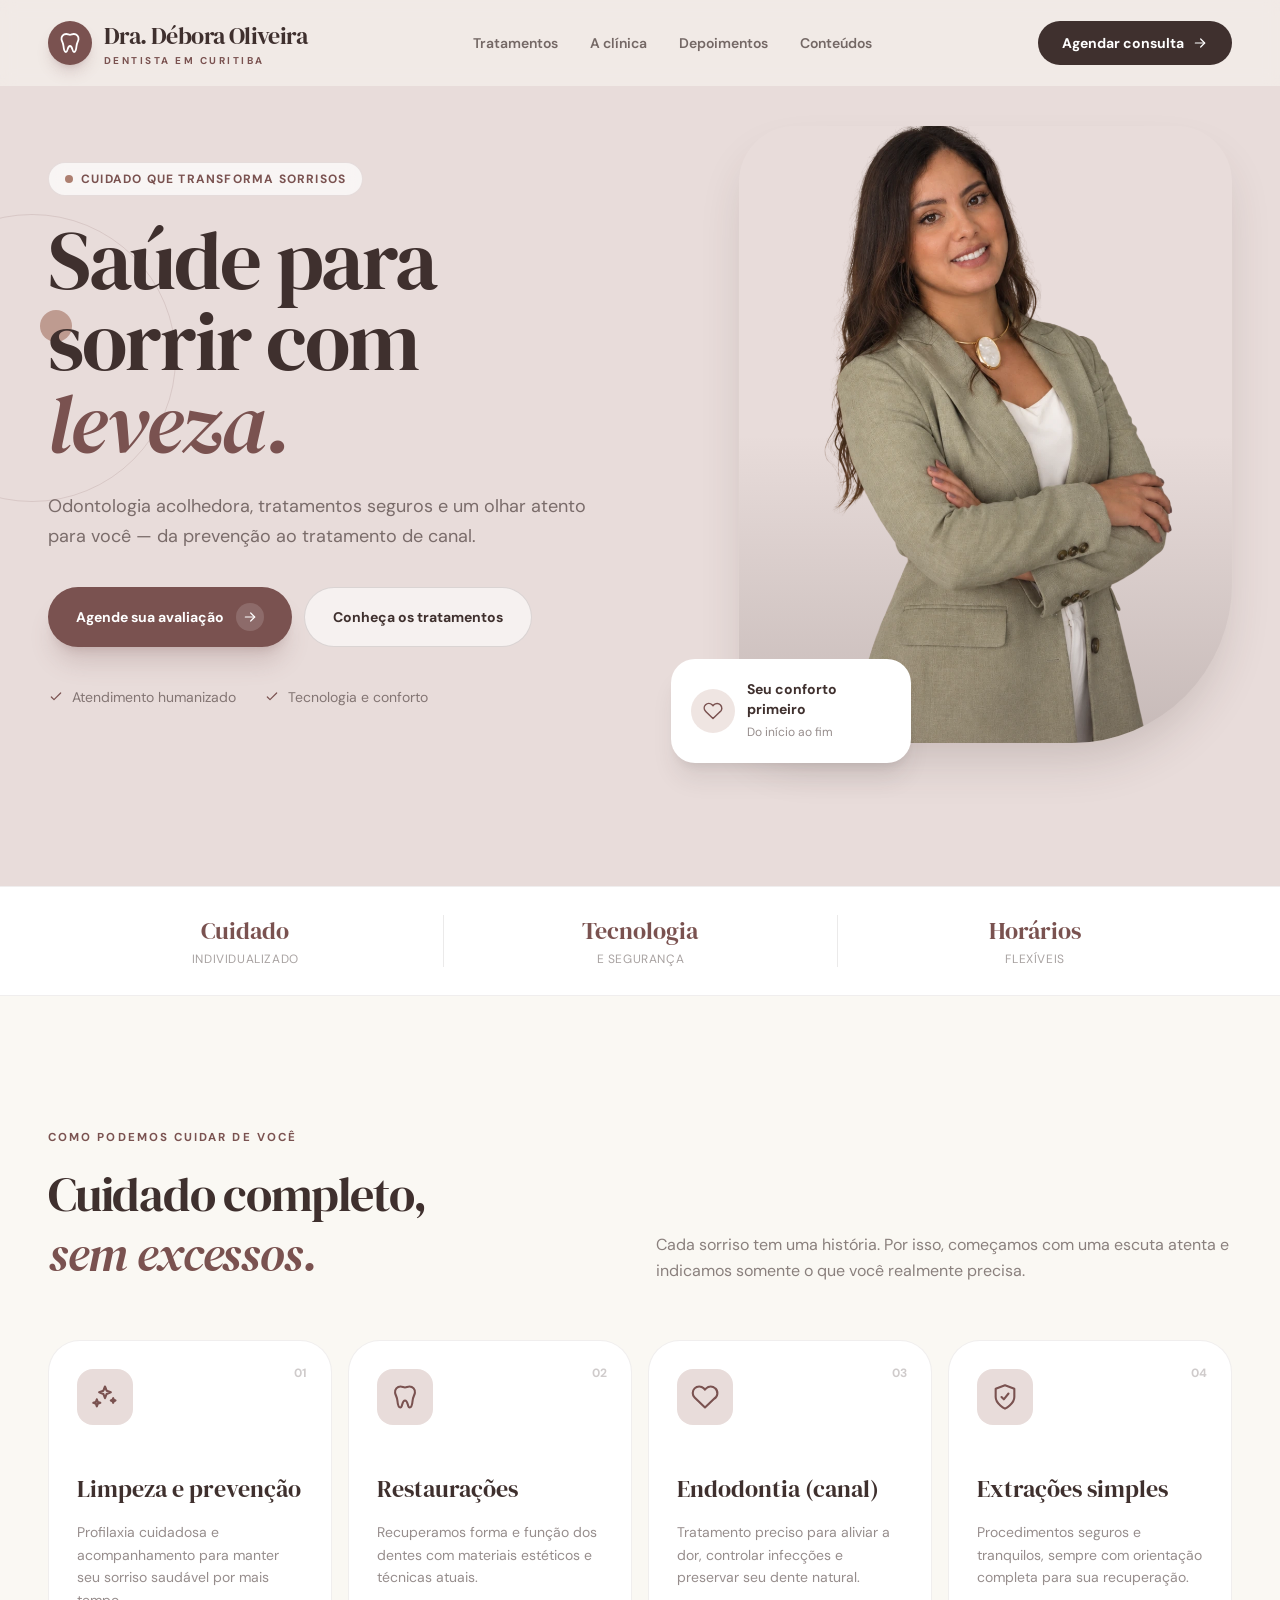
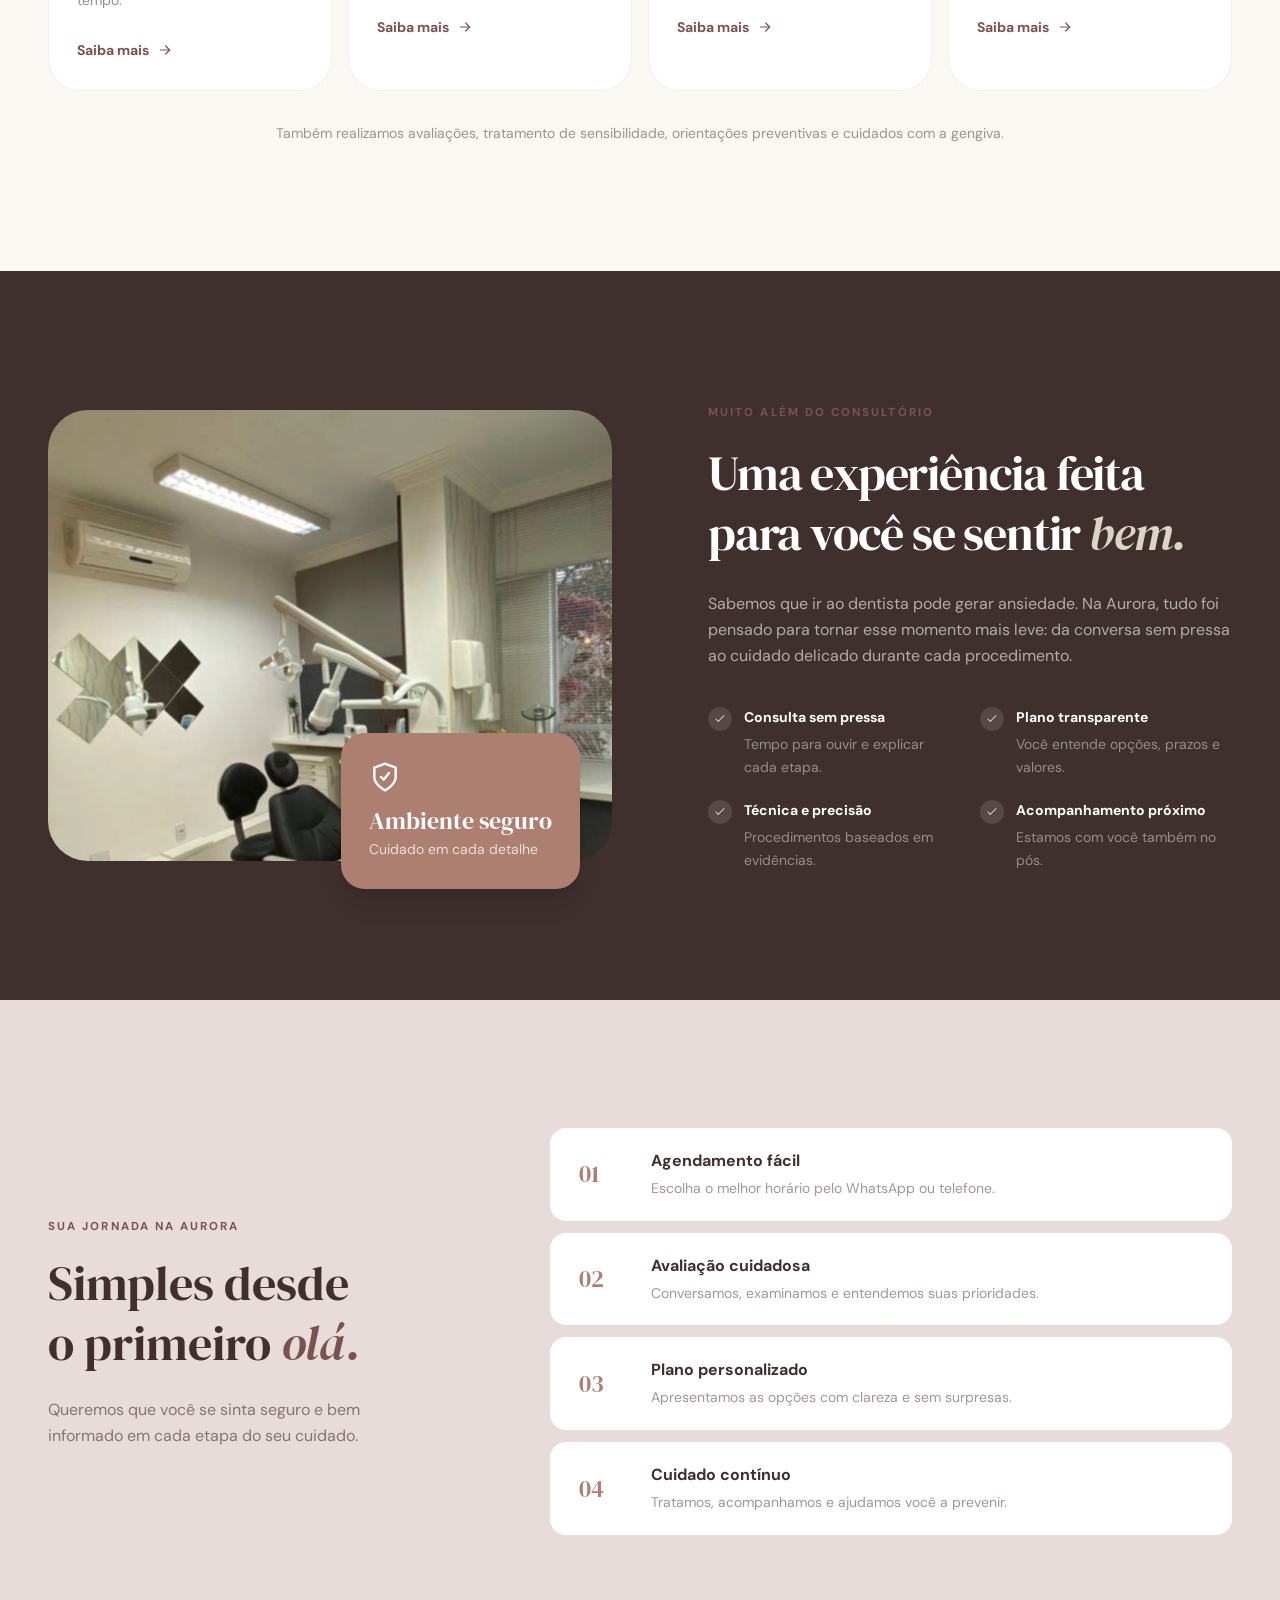
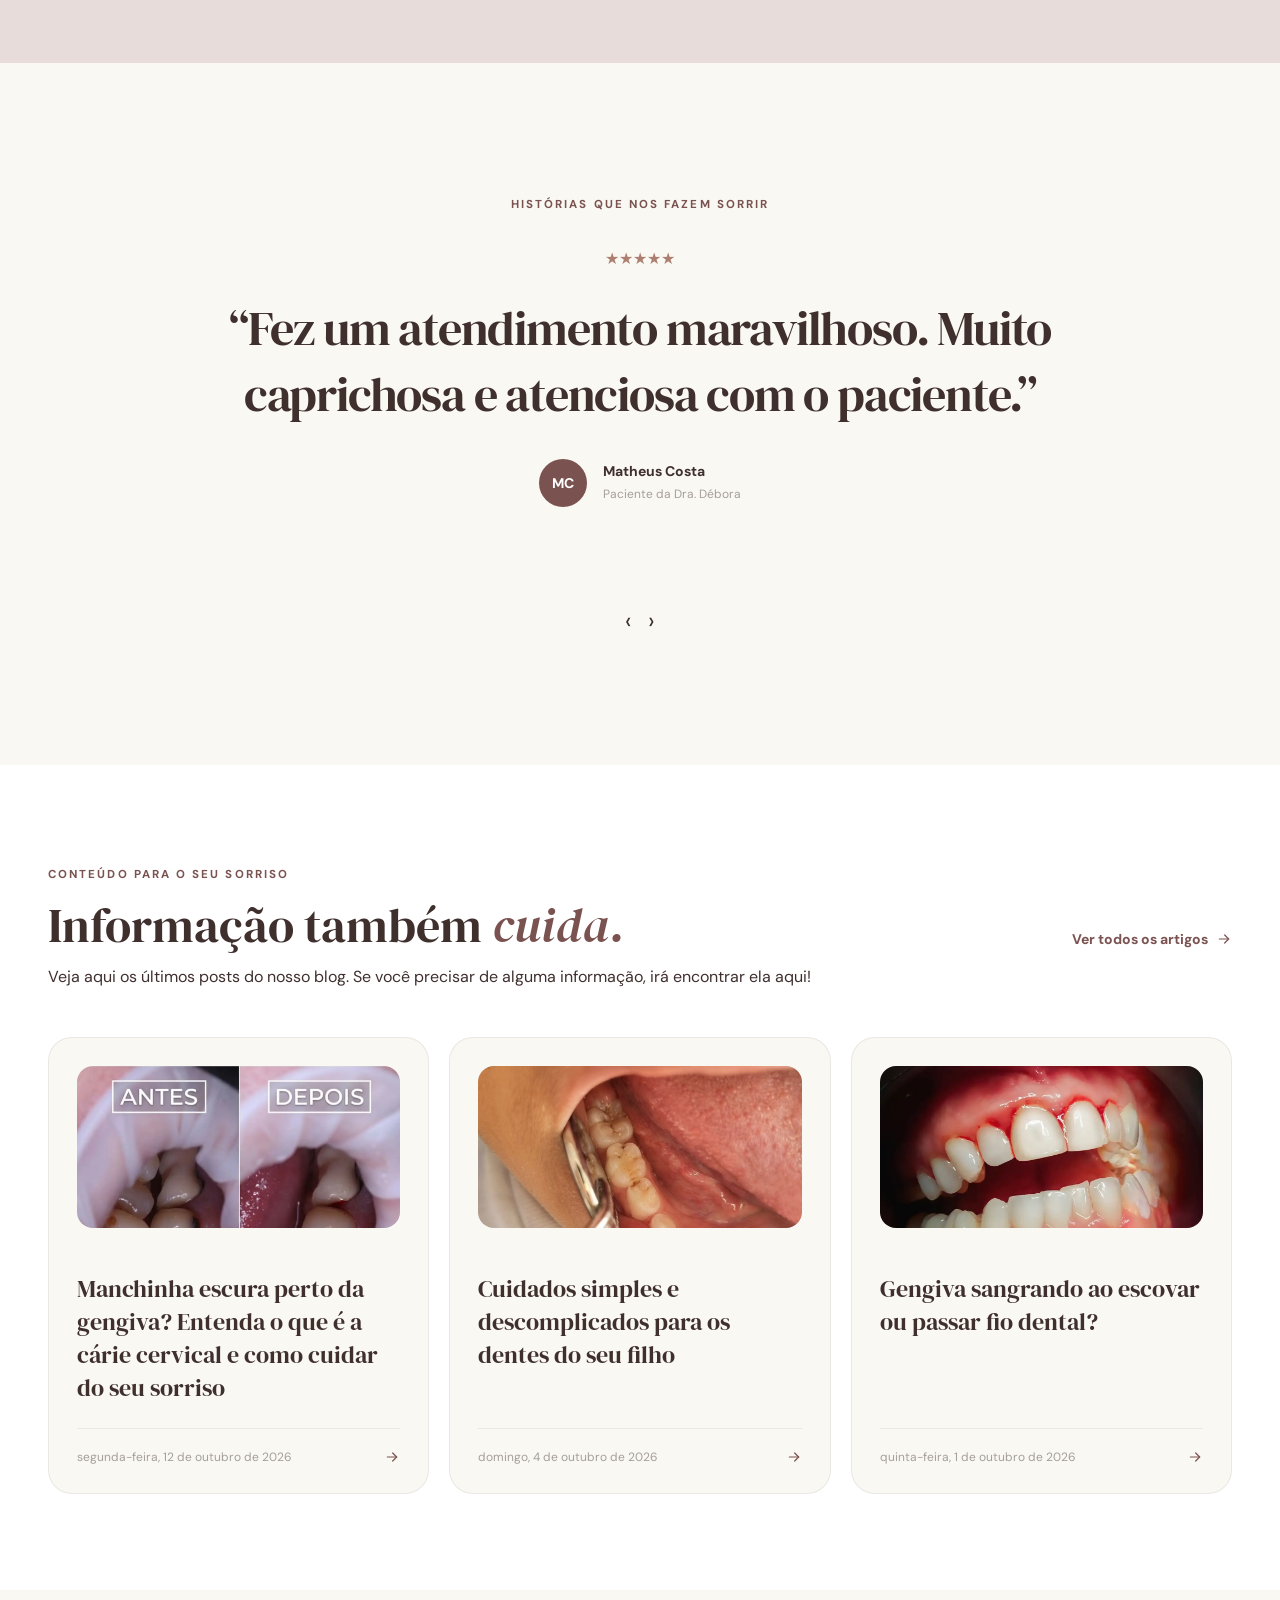
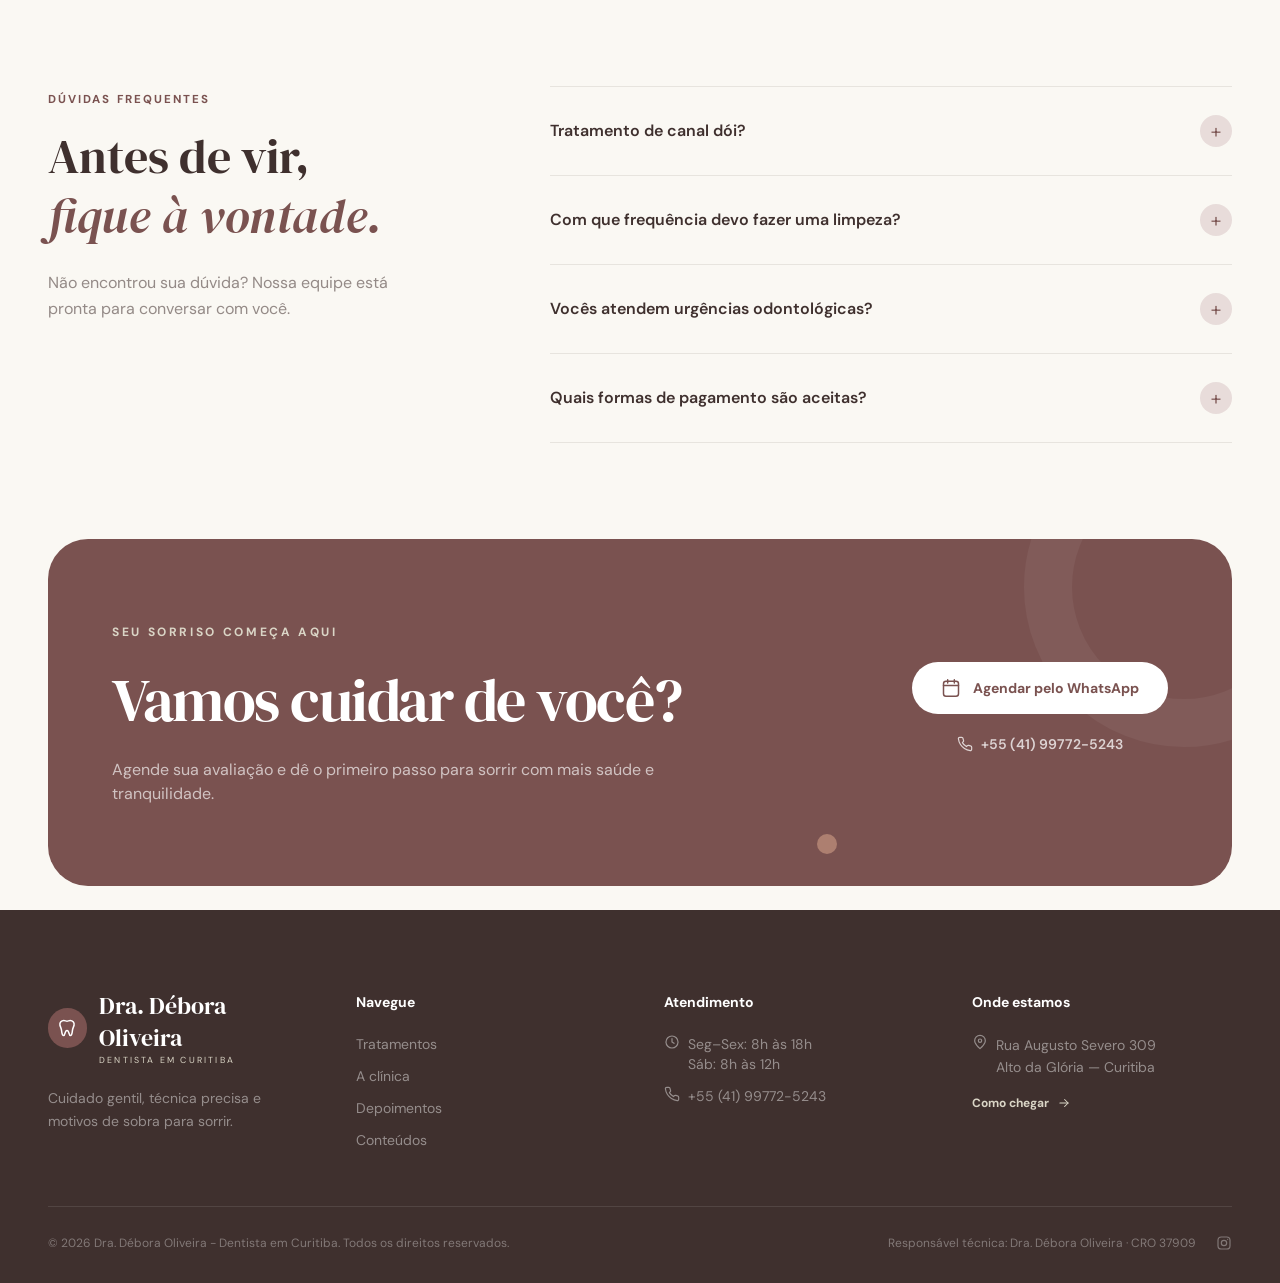
<file: index.html>
<!DOCTYPE html><html lang="pt-BR"> <head><meta charset="UTF-8"><meta name="viewport" content="width=device-width"><meta name="description" content="Clínica geral e endodontia (canal) sem pressa, com cuidado e segurança"><meta name="robots" content="noindex, nofollow"><meta property="og:title" content="Dra. Débora Oliveira - Dentista em Curitiba"><meta property="og:description" content="Clínica geral e endodontia (canal) sem pressa, com cuidado e segurança"><meta name="generator" content="Astro v5.18.2"><title>Dra. Débora Oliveira - Dentista em Curitiba</title><link rel="stylesheet" href="/_astro/_slug_.C6Ejcd5E.css"></head> <body>  <main class="bg-surface text-ink"> <header class="sticky top-0 z-50 pb-5 bg-mist/50 backdrop-blur-sm"> <div class="pt-5 mx-auto flex max-w-7xl items-center justify-between px-5 md:px-8 lg:px-12"> <a href="/" class="flex items-center gap-3" aria-label="Dra. Débora Oliveira - Dentista em Curitiba"> <span class="grid size-11 place-items-center rounded-full bg-teal text-white shadow-lg shadow-teal/20"> <svg viewBox="0 0 24 24" fill="none" stroke="currentColor" stroke-width="1.8" stroke-linecap="round" stroke-linejoin="round" class="size-6" aria-hidden="true">             <path d="M8.2 3C5.3 3 3 5.5 3.5 8.4c.4 2.3 1.7 3.5 2 6.8.2 2.3.8 5.8 2.5 5.8 2 0 1.2-6 4-6s2 6 4 6c1.7 0 2.3-3.5 2.5-5.8.3-3.3 1.6-4.5 2-6.8C21 5.5 18.7 3 15.8 3c-1.5 0-2.5.8-3.8.8S9.7 3 8.2 3Z"></path>  </svg> </span> <span class="leading-none"> <strong class="font-display text-2xl font-normal tracking-tight">Dra. Débora Oliveira</strong> <span class="mt-1 block text-[0.62rem] font-bold uppercase tracking-[0.25em] text-teal">Dentista em Curitiba</span> </span> </a> <nav class="hidden items-center gap-8 text-sm font-semibold lg:flex" aria-label="Navegação principal"> <a class="nav-link" href="/#tratamentos">Tratamentos</a> <a class="nav-link" href="/#sobre">A clínica</a> <a class="nav-link" href="/#depoimentos">Depoimentos</a> <a class="nav-link" href="/#conteudos">Conteúdos</a> </nav> <a href="#contato" class="hidden items-center gap-2 rounded-full bg-ink px-6 py-3 text-sm font-bold text-white transition hover:-translate-y-0.5 hover:bg-teal lg:flex">
Agendar consulta <svg viewBox="0 0 24 24" fill="none" stroke="currentColor" stroke-width="1.8" stroke-linecap="round" stroke-linejoin="round" class="size-4" aria-hidden="true"> <path d="M5 12h14"></path><path d="m13 6 6 6-6 6"></path>              </svg> </a> <button id="menu-toggle" class="grid size-11 place-items-center rounded-full border border-ink/10 bg-white/70 backdrop-blur lg:hidden" aria-label="Abrir menu" aria-expanded="false" aria-controls="mobile-menu"> <svg viewBox="0 0 24 24" fill="none" stroke="currentColor" stroke-width="1.8" stroke-linecap="round" stroke-linejoin="round" class="menu-open-icon size-5" aria-hidden="true">         <path d="M4 7h16M4 12h16M4 17h16"></path>      </svg> <svg viewBox="0 0 24 24" fill="none" stroke="currentColor" stroke-width="1.8" stroke-linecap="round" stroke-linejoin="round" class="menu-close-icon hidden size-5" aria-hidden="true">              <path d="M5 5l14 14M19 5 5 19"></path> </svg> </button> </div> <nav id="mobile-menu" class="mx-5 hidden flex-col gap-1 rounded-3xl border border-ink/10 bg-white p-3 shadow-xl lg:hidden" aria-label="Menu móvel"> <a href="#tratamentos" class="mobile-menu-link rounded-2xl px-5 py-3 font-semibold hover:bg-mist"> Tratamentos </a><a href="#sobre" class="mobile-menu-link rounded-2xl px-5 py-3 font-semibold hover:bg-mist"> A clínica </a><a href="#depoimentos" class="mobile-menu-link rounded-2xl px-5 py-3 font-semibold hover:bg-mist"> Depoimentos </a><a href="#conteudos" class="mobile-menu-link rounded-2xl px-5 py-3 font-semibold hover:bg-mist"> Conteúdos </a><a href="#contato" class="mobile-menu-link rounded-2xl px-5 py-3 font-semibold hover:bg-mist"> Agendar consulta </a> </nav> </header> <section id="inicio" class="relative min-h-[52rem] overflow-hidden bg-mist pt-10 md:min-h-[50rem]"> <div class="pointer-events-none absolute -left-28 top-32 size-72 rounded-full border border-teal/15"></div> <div class="pointer-events-none absolute left-10 top-56 size-8 rounded-full bg-coral/70"></div> <div class="mx-auto grid max-w-7xl items-center gap-10 px-5 pb-16 md:px-8 lg:grid-cols-[1.02fr_0.98fr] lg:px-12 lg:pb-20"> <div class="relative z-10 pt-8 lg:pt-0"> <div class="mb-6 inline-flex items-center gap-2 rounded-full border border-teal/15 bg-white/70 px-4 py-2 text-xs font-bold uppercase tracking-widest text-teal backdrop-blur"> <span class="size-2 rounded-full bg-coral"></span>
Cuidado que transforma sorrisos
</div> <h1 class="max-w-2xl font-display text-5xl leading-[0.98] tracking-tight sm:text-6xl lg:text-7xl xl:text-[5.2rem]">
Saúde para sorrir com <em class="font-normal text-teal">leveza.</em> </h1> <p class="mt-7 max-w-xl text-lg leading-relaxed text-ink/65">
Odontologia acolhedora, tratamentos seguros e um olhar atento para você — da prevenção ao tratamento de canal.
</p> <div class="mt-9 flex flex-col gap-3 sm:flex-row"> <a href="#contato" class="group inline-flex items-center justify-center gap-3 rounded-full bg-teal px-7 py-4 text-sm font-bold text-white shadow-xl shadow-teal/20 transition hover:-translate-y-1 hover:bg-ink">
Agende sua avaliação
<span class="grid size-7 place-items-center rounded-full bg-white/15 transition group-hover:translate-x-1"><svg viewBox="0 0 24 24" fill="none" stroke="currentColor" stroke-width="1.8" stroke-linecap="round" stroke-linejoin="round" class="size-4" aria-hidden="true"> <path d="M5 12h14"></path><path d="m13 6 6 6-6 6"></path>              </svg></span> </a> <a href="#tratamentos" class="inline-flex items-center justify-center gap-2 rounded-full border border-ink/15 bg-white/60 px-7 py-4 text-sm font-bold transition hover:bg-white">
Conheça os tratamentos
</a> </div> <div class="mt-10 flex flex-wrap items-center gap-x-7 gap-y-3 text-sm text-ink/60"> <span class="flex items-center gap-2"><svg viewBox="0 0 24 24" fill="none" stroke="currentColor" stroke-width="1.8" stroke-linecap="round" stroke-linejoin="round" class="size-4 text-teal" aria-hidden="true">   <path d="m5 12 4 4L19 6"></path>            </svg> Atendimento humanizado</span> <span class="flex items-center gap-2"><svg viewBox="0 0 24 24" fill="none" stroke="currentColor" stroke-width="1.8" stroke-linecap="round" stroke-linejoin="round" class="size-4 text-teal" aria-hidden="true">   <path d="m5 12 4 4L19 6"></path>            </svg> Tecnologia e conforto</span> </div> </div> <div class="relative mx-auto w-full max-w-xl lg:max-w-none"> <div class="relative ml-auto aspect-[4/5] w-[88%] overflow-hidden rounded-[3.5rem_3.5rem_10rem_3.5rem] shadow-2xl shadow-ink/20"> <img src="/perfil.webp" alt="Paciente sorrindo com confiança" class="h-full w-full object-cover object-center"> <div class="absolute inset-0 bg-gradient-to-t from-ink/20 via-transparent to-transparent"></div> </div> <div class="absolute -bottom-5 left-0 max-w-[15rem] rounded-3xl bg-white p-4 shadow-xl shadow-ink/10 sm:p-5"> <div class="flex items-center gap-3"> <span class="grid size-11 shrink-0 place-items-center rounded-full bg-coral/20 text-coral-dark"><svg viewBox="0 0 24 24" fill="none" stroke="currentColor" stroke-width="1.8" stroke-linecap="round" stroke-linejoin="round" class="size-5" aria-hidden="true">      <path d="M20.8 4.6a5.5 5.5 0 0 0-7.8 0L12 5.7l-1.1-1.1a5.5 5.5 0 0 0-7.8 7.8l1.1 1.1L12 21l7.8-7.5a5.5 5.5 0 0 0 1-8.9Z"></path>         </svg></span> <div><strong class="block text-sm">Seu conforto primeiro</strong><span class="text-xs text-ink/55">Do início ao fim</span></div> </div> </div> <!-- <div class="absolute -right-3 top-14 grid size-16 place-items-center rounded-full bg-coral text-white shadow-lg sm:-right-6 sm:size-20">
              <Icon name="sparkle" class="size-8" />
            </div> --> </div> </div> </section> <section class="border-y border-ink/8 bg-white"> <div class="mx-auto grid max-w-7xl grid-cols-1 gap-y-2 px-5 py-7 md:grid-cols-3 md:px-8 lg:px-12"> <div class="
              max-md:py-2
              text-center
              max-md:not-first:border-t max-md:not-first:border-t-ink/10
              md:not-first:border-l md:not-first:border-l-ink/10"> <strong class="font-display text-xl font-normal text-teal md:text-2xl">Cuidado</strong> <span class="mt-1 block text-xs uppercase tracking-wider text-ink/45">individualizado</span> </div><div class="
              max-md:py-2
              text-center
              max-md:not-first:border-t max-md:not-first:border-t-ink/10
              md:not-first:border-l md:not-first:border-l-ink/10"> <strong class="font-display text-xl font-normal text-teal md:text-2xl">Tecnologia</strong> <span class="mt-1 block text-xs uppercase tracking-wider text-ink/45">e segurança</span> </div><div class="
              max-md:py-2
              text-center
              max-md:not-first:border-t max-md:not-first:border-t-ink/10
              md:not-first:border-l md:not-first:border-l-ink/10"> <strong class="font-display text-xl font-normal text-teal md:text-2xl">Horários</strong> <span class="mt-1 block text-xs uppercase tracking-wider text-ink/45">flexíveis</span> </div> </div> </section> <section id="tratamentos" class="scroll-mt-20 px-5 py-24 md:px-8 lg:px-12 lg:py-32"> <div class="mx-auto max-w-7xl"> <div class="grid gap-6 lg:grid-cols-[0.8fr_1.2fr] lg:items-end"> <div> <span class="eyebrow">Como podemos cuidar de você</span> <h2 class="mt-4 font-display text-4xl leading-tight tracking-tight sm:text-5xl">Cuidado completo,<br><em class="font-normal text-teal">sem excessos.</em></h2> </div> <p class="max-w-xl text-base leading-relaxed text-ink/60 lg:justify-self-end">
Cada sorriso tem uma história. Por isso, começamos com uma escuta atenta e indicamos somente o que você realmente precisa.
</p> </div> <div class="mt-14 grid gap-4 md:grid-cols-2 lg:grid-cols-4"> <article class="group relative overflow-hidden rounded-4xl border p-7 transition duration-300 hover:-translate-y-2 hover:shadow-xl border-ink/8 bg-white"> <span class="mb-12 grid size-14 place-items-center rounded-2xl bg-mist text-teal"> <svg viewBox="0 0 24 24" fill="none" stroke="currentColor" stroke-width="1.8" stroke-linecap="round" stroke-linejoin="round" class="size-7" aria-hidden="true">            <path d="m12 3-1.4 3.6L7 8l3.6 1.4L12 13l1.4-3.6L17 8l-3.6-1.4L12 3Z"></path><path d="m5 14-.8 2.2L2 17l2.2.8L5 20l.8-2.2L8 17l-2.2-.8L5 14ZM19 13l-.6 1.4L17 15l1.4.6L19 17l.6-1.4L21 15l-1.4-.6L19 13Z"></path>   </svg> </span> <span class="absolute right-6 top-6 text-xs font-bold text-ink/25">01</span> <h3 class="font-display text-2xl font-normal">Limpeza e prevenção</h3> <p class="mt-4 text-sm leading-relaxed text-ink/55">Profilaxia cuidadosa e acompanhamento para manter seu sorriso saudável por mais tempo.</p> <a href="#contato" class="mt-7 inline-flex items-center gap-2 text-sm font-bold text-teal">
Saiba mais <svg viewBox="0 0 24 24" fill="none" stroke="currentColor" stroke-width="1.8" stroke-linecap="round" stroke-linejoin="round" class="size-4 transition group-hover:translate-x-1" aria-hidden="true"> <path d="M5 12h14"></path><path d="m13 6 6 6-6 6"></path>              </svg> </a> </article><article class="group relative overflow-hidden rounded-4xl border p-7 transition duration-300 hover:-translate-y-2 hover:shadow-xl border-ink/8 bg-white"> <span class="mb-12 grid size-14 place-items-center rounded-2xl bg-mist text-teal"> <svg viewBox="0 0 24 24" fill="none" stroke="currentColor" stroke-width="1.8" stroke-linecap="round" stroke-linejoin="round" class="size-7" aria-hidden="true">             <path d="M8.2 3C5.3 3 3 5.5 3.5 8.4c.4 2.3 1.7 3.5 2 6.8.2 2.3.8 5.8 2.5 5.8 2 0 1.2-6 4-6s2 6 4 6c1.7 0 2.3-3.5 2.5-5.8.3-3.3 1.6-4.5 2-6.8C21 5.5 18.7 3 15.8 3c-1.5 0-2.5.8-3.8.8S9.7 3 8.2 3Z"></path>  </svg> </span> <span class="absolute right-6 top-6 text-xs font-bold text-ink/25">02</span> <h3 class="font-display text-2xl font-normal">Restaurações</h3> <p class="mt-4 text-sm leading-relaxed text-ink/55">Recuperamos forma e função dos dentes com materiais estéticos e técnicas atuais.</p> <a href="#contato" class="mt-7 inline-flex items-center gap-2 text-sm font-bold text-teal">
Saiba mais <svg viewBox="0 0 24 24" fill="none" stroke="currentColor" stroke-width="1.8" stroke-linecap="round" stroke-linejoin="round" class="size-4 transition group-hover:translate-x-1" aria-hidden="true"> <path d="M5 12h14"></path><path d="m13 6 6 6-6 6"></path>              </svg> </a> </article><article class="group relative overflow-hidden rounded-4xl border p-7 transition duration-300 hover:-translate-y-2 hover:shadow-xl border-ink/8 bg-white"> <span class="mb-12 grid size-14 place-items-center rounded-2xl bg-mist text-teal"> <svg viewBox="0 0 24 24" fill="none" stroke="currentColor" stroke-width="1.8" stroke-linecap="round" stroke-linejoin="round" class="size-7" aria-hidden="true">      <path d="M20.8 4.6a5.5 5.5 0 0 0-7.8 0L12 5.7l-1.1-1.1a5.5 5.5 0 0 0-7.8 7.8l1.1 1.1L12 21l7.8-7.5a5.5 5.5 0 0 0 1-8.9Z"></path>         </svg> </span> <span class="absolute right-6 top-6 text-xs font-bold text-ink/25">03</span> <h3 class="font-display text-2xl font-normal">Endodontia (canal)</h3> <p class="mt-4 text-sm leading-relaxed text-ink/55">Tratamento preciso para aliviar a dor, controlar infecções e preservar seu dente natural.</p> <a href="#contato" class="mt-7 inline-flex items-center gap-2 text-sm font-bold text-teal">
Saiba mais <svg viewBox="0 0 24 24" fill="none" stroke="currentColor" stroke-width="1.8" stroke-linecap="round" stroke-linejoin="round" class="size-4 transition group-hover:translate-x-1" aria-hidden="true"> <path d="M5 12h14"></path><path d="m13 6 6 6-6 6"></path>              </svg> </a> </article><article class="group relative overflow-hidden rounded-4xl border p-7 transition duration-300 hover:-translate-y-2 hover:shadow-xl border-ink/8 bg-white"> <span class="mb-12 grid size-14 place-items-center rounded-2xl bg-mist text-teal"> <svg viewBox="0 0 24 24" fill="none" stroke="currentColor" stroke-width="1.8" stroke-linecap="round" stroke-linejoin="round" class="size-7" aria-hidden="true">           <path d="M12 22s8-4 8-10V5l-8-3-8 3v7c0 6 8 10 8 10Z"></path><path d="m9 12 2 2 4-5"></path>    </svg> </span> <span class="absolute right-6 top-6 text-xs font-bold text-ink/25">04</span> <h3 class="font-display text-2xl font-normal">Extrações simples</h3> <p class="mt-4 text-sm leading-relaxed text-ink/55">Procedimentos seguros e tranquilos, sempre com orientação completa para sua recuperação.</p> <a href="#contato" class="mt-7 inline-flex items-center gap-2 text-sm font-bold text-teal">
Saiba mais <svg viewBox="0 0 24 24" fill="none" stroke="currentColor" stroke-width="1.8" stroke-linecap="round" stroke-linejoin="round" class="size-4 transition group-hover:translate-x-1" aria-hidden="true"> <path d="M5 12h14"></path><path d="m13 6 6 6-6 6"></path>              </svg> </a> </article> </div> <p class="mt-8 text-center text-sm text-ink/50">Também realizamos avaliações, tratamento de sensibilidade, orientações preventivas e cuidados com a gengiva.</p> </div> </section> <section id="sobre" class="scroll-mt-10 bg-ink px-5 py-24 text-white md:px-8 lg:px-12 lg:py-32"> <div class="mx-auto grid max-w-7xl gap-14 lg:grid-cols-2 lg:items-center"> <div class="relative"> <div class="aspect-5/4 overflow-hidden rounded-[2.5rem]"> <img src="/consultorio.webp" alt="Consultório odontológico"> </div> <div class="absolute -bottom-7 right-5 rounded-3xl bg-coral p-5 text-white shadow-xl sm:right-8 sm:p-7"> <svg viewBox="0 0 24 24" fill="none" stroke="currentColor" stroke-width="1.8" stroke-linecap="round" stroke-linejoin="round" class="size-8" aria-hidden="true">           <path d="M12 22s8-4 8-10V5l-8-3-8 3v7c0 6 8 10 8 10Z"></path><path d="m9 12 2 2 4-5"></path>    </svg> <strong class="mt-3 block font-display text-2xl font-normal">Ambiente seguro</strong> <span class="text-sm text-white/75">Cuidado em cada detalhe</span> </div> </div> <div class="lg:pl-10"> <span class="eyebrow text-coral-light">Muito além do consultório</span> <h2 class="mt-5 max-w-xl font-display text-4xl leading-tight tracking-tight sm:text-5xl">Uma experiência feita para você se sentir <em class="font-normal text-coral-light">bem.</em></h2> <p class="mt-7 max-w-xl text-base leading-relaxed text-white/60">Sabemos que ir ao dentista pode gerar ansiedade. Na Aurora, tudo foi pensado para tornar esse momento mais leve: da conversa sem pressa ao cuidado delicado durante cada procedimento.</p> <div class="mt-9 grid gap-5 sm:grid-cols-2"> <div class="flex gap-3"> <span class="mt-0.5 grid size-6 shrink-0 place-items-center rounded-full bg-teal-light/15 text-teal-light"><svg viewBox="0 0 24 24" fill="none" stroke="currentColor" stroke-width="1.8" stroke-linecap="round" stroke-linejoin="round" class="size-3.5" aria-hidden="true">   <path d="m5 12 4 4L19 6"></path>            </svg></span> <div><strong class="text-sm">Consulta sem pressa</strong><p class="mt-1 text-sm leading-relaxed text-white/45">Tempo para ouvir e explicar cada etapa.</p></div> </div><div class="flex gap-3"> <span class="mt-0.5 grid size-6 shrink-0 place-items-center rounded-full bg-teal-light/15 text-teal-light"><svg viewBox="0 0 24 24" fill="none" stroke="currentColor" stroke-width="1.8" stroke-linecap="round" stroke-linejoin="round" class="size-3.5" aria-hidden="true">   <path d="m5 12 4 4L19 6"></path>            </svg></span> <div><strong class="text-sm">Plano transparente</strong><p class="mt-1 text-sm leading-relaxed text-white/45">Você entende opções, prazos e valores.</p></div> </div><div class="flex gap-3"> <span class="mt-0.5 grid size-6 shrink-0 place-items-center rounded-full bg-teal-light/15 text-teal-light"><svg viewBox="0 0 24 24" fill="none" stroke="currentColor" stroke-width="1.8" stroke-linecap="round" stroke-linejoin="round" class="size-3.5" aria-hidden="true">   <path d="m5 12 4 4L19 6"></path>            </svg></span> <div><strong class="text-sm">Técnica e precisão</strong><p class="mt-1 text-sm leading-relaxed text-white/45">Procedimentos baseados em evidências.</p></div> </div><div class="flex gap-3"> <span class="mt-0.5 grid size-6 shrink-0 place-items-center rounded-full bg-teal-light/15 text-teal-light"><svg viewBox="0 0 24 24" fill="none" stroke="currentColor" stroke-width="1.8" stroke-linecap="round" stroke-linejoin="round" class="size-3.5" aria-hidden="true">   <path d="m5 12 4 4L19 6"></path>            </svg></span> <div><strong class="text-sm">Acompanhamento próximo</strong><p class="mt-1 text-sm leading-relaxed text-white/45">Estamos com você também no pós.</p></div> </div> </div> </div> </div> </section> <section class="bg-mist px-5 py-24 md:px-8 lg:px-12 lg:py-32"> <div class="mx-auto max-w-7xl"> <div class="grid gap-12 lg:grid-cols-[0.8fr_1.2fr] lg:items-center"> <div> <span class="eyebrow">Sua jornada na Aurora</span> <h2 class="mt-4 font-display text-4xl leading-tight sm:text-5xl">Simples desde<br>o primeiro <em class="font-normal text-teal">olá.</em></h2> <p class="mt-6 max-w-sm leading-relaxed text-ink/60">Queremos que você se sinta seguro e bem informado em cada etapa do seu cuidado.</p> </div> <ol class="space-y-3"> <li class="group grid grid-cols-[3.5rem_1fr_auto] items-center gap-4 rounded-2xl border border-transparent bg-white px-5 py-5 transition hover:border-teal/15 hover:shadow-lg md:px-7"> <span class="font-display text-2xl text-coral">01</span> <div><strong class="block text-sm md:text-base">Agendamento fácil</strong><span class="mt-1 block text-xs leading-relaxed text-ink/50 md:text-sm">Escolha o melhor horário pelo WhatsApp ou telefone.</span></div>  </li><li class="group grid grid-cols-[3.5rem_1fr_auto] items-center gap-4 rounded-2xl border border-transparent bg-white px-5 py-5 transition hover:border-teal/15 hover:shadow-lg md:px-7"> <span class="font-display text-2xl text-coral">02</span> <div><strong class="block text-sm md:text-base">Avaliação cuidadosa</strong><span class="mt-1 block text-xs leading-relaxed text-ink/50 md:text-sm">Conversamos, examinamos e entendemos suas prioridades.</span></div>  </li><li class="group grid grid-cols-[3.5rem_1fr_auto] items-center gap-4 rounded-2xl border border-transparent bg-white px-5 py-5 transition hover:border-teal/15 hover:shadow-lg md:px-7"> <span class="font-display text-2xl text-coral">03</span> <div><strong class="block text-sm md:text-base">Plano personalizado</strong><span class="mt-1 block text-xs leading-relaxed text-ink/50 md:text-sm">Apresentamos as opções com clareza e sem surpresas.</span></div>  </li><li class="group grid grid-cols-[3.5rem_1fr_auto] items-center gap-4 rounded-2xl border border-transparent bg-white px-5 py-5 transition hover:border-teal/15 hover:shadow-lg md:px-7"> <span class="font-display text-2xl text-coral">04</span> <div><strong class="block text-sm md:text-base">Cuidado contínuo</strong><span class="mt-1 block text-xs leading-relaxed text-ink/50 md:text-sm">Tratamos, acompanhamos e ajudamos você a prevenir.</span></div>  </li> </ol> </div> </div> </section> <section id="depoimentos" class="scroll-mt-20 px-5 py-24 md:px-8 lg:px-12 lg:py-32"> <div class="mx-auto max-w-6xl text-center"> <span class="eyebrow">Histórias que nos fazem sorrir</span> <ul class="carousel"> <li> <div class="mx-auto mt-8 flex justify-center gap-1 text-coral" aria-label="5 de 5 estrelas">★★★★★</div> <blockquote class="mx-auto mt-6 max-w-4xl font-display text-3xl leading-snug tracking-tight text-ink sm:text-5xl">
“Fez um atendimento maravilhoso. Muito caprichosa e atenciosa com o paciente.”
</blockquote> <div class="mt-8 flex items-center justify-center gap-4"> <div class="grid size-12 place-items-center rounded-full bg-teal text-sm font-bold text-white">MC</div> <div class="text-left"><strong class="block text-sm">Matheus Costa</strong><span class="text-xs text-ink/45">Paciente da Dra. Débora</span></div> </div> </li><li> <div class="mx-auto mt-8 flex justify-center gap-1 text-coral" aria-label="5 de 5 estrelas">★★★★★</div> <blockquote class="mx-auto mt-6 max-w-4xl font-display text-3xl leading-snug tracking-tight text-ink sm:text-5xl">
“Realizei um tratamento com a Dra. Débora. Uma profissional incrível para conversar, além fazer um excelente trabalho.”
</blockquote> <div class="mt-8 flex items-center justify-center gap-4"> <div class="grid size-12 place-items-center rounded-full bg-teal text-sm font-bold text-white">AS</div> <div class="text-left"><strong class="block text-sm">Anderson Santos</strong><span class="text-xs text-ink/45">Paciente da Dra. Débora</span></div> </div> </li><li> <div class="mx-auto mt-8 flex justify-center gap-1 text-coral" aria-label="5 de 5 estrelas">★★★★★</div> <blockquote class="mx-auto mt-6 max-w-4xl font-display text-3xl leading-snug tracking-tight text-ink sm:text-5xl">
“Ótimo atendimento, serviço atencioso e de qualidade. Recomendo!”
</blockquote> <div class="mt-8 flex items-center justify-center gap-4"> <div class="grid size-12 place-items-center rounded-full bg-teal text-sm font-bold text-white">DF</div> <div class="text-left"><strong class="block text-sm">Denise Felk</strong><span class="text-xs text-ink/45">Paciente da Dra. Débora</span></div> </div> </li><li> <div class="mx-auto mt-8 flex justify-center gap-1 text-coral" aria-label="5 de 5 estrelas">★★★★★</div> <blockquote class="mx-auto mt-6 max-w-4xl font-display text-3xl leading-snug tracking-tight text-ink sm:text-5xl">
“Dr maravilhosa caprichosa  excelente profissional super indico ..”
</blockquote> <div class="mt-8 flex items-center justify-center gap-4"> <div class="grid size-12 place-items-center rounded-full bg-teal text-sm font-bold text-white">JS</div> <div class="text-left"><strong class="block text-sm">Jocélia Shiroma</strong><span class="text-xs text-ink/45">Paciente da Dra. Débora</span></div> </div> </li> </ul> <nav class="hidden md:flex items-center gap-4 justify-center mt-8"> <button class="text-2xl" data-dir="-1">‹</button> <button class="text-2xl" data-dir="1">›</button> </nav> </div> </section> <section id="conteudos" class="scroll-mt-20 bg-white px-5 py-24 md:px-8 lg:px-12"> <div class="mx-auto max-w-7xl"> <div class="flex flex-col justify-between gap-6 sm:flex-row sm:items-end"> <div><span class="eyebrow">Conteúdo para o seu sorriso</span><h2 class="mt-4 font-display text-4xl sm:text-5xl">Informação também <em class="font-normal text-teal">cuida.</em></h2></div> <a href="/blog" class="inline-flex items-center gap-2 text-sm font-bold text-teal">Ver todos os artigos <svg viewBox="0 0 24 24" fill="none" stroke="currentColor" stroke-width="1.8" stroke-linecap="round" stroke-linejoin="round" class="size-4" aria-hidden="true"> <path d="M5 12h14"></path><path d="m13 6 6 6-6 6"></path>              </svg></a> </div> <p class="pt-4">Veja aqui os últimos posts do nosso blog. Se você precisar de alguma informação, irá encontrar ela aqui!</p> <div class="mt-12 grid gap-5 md:grid-cols-3"> <article class="group flex flex-col rounded-3xl border border-ink/8 bg-surface p-7 transition hover:-translate-y-1 hover:shadow-xl relative"> <div class="mb-8 grid aspect-16/8 place-items-center overflow-hidden rounded-2xl bg-mist"> <img src="/blog/carie-cervical.webp" alt=""> </div> <h3 class="flex-1 mt-3 font-display text-2xl font-normal leading-snug"> <a class="after:absolute after:inset-0 after:z-10" href="/blog/carie-cervical-o-que-é-e-como-evitar"> Manchinha escura perto da gengiva? Entenda o que é a cárie cervical e como cuidar do seu sorriso </a> </h3> <div class="mt-6 flex items-center justify-between border-t border-ink/8 pt-5 text-xs text-ink/45"> <span>segunda-feira, 12 de outubro de 2026</span><svg viewBox="0 0 24 24" fill="none" stroke="currentColor" stroke-width="1.8" stroke-linecap="round" stroke-linejoin="round" class="size-4 text-teal transition group-hover:translate-x-1" aria-hidden="true"> <path d="M5 12h14"></path><path d="m13 6 6 6-6 6"></path>              </svg> </div> </article><article class="group flex flex-col rounded-3xl border border-ink/8 bg-surface p-7 transition hover:-translate-y-1 hover:shadow-xl relative"> <div class="mb-8 grid aspect-16/8 place-items-center overflow-hidden rounded-2xl bg-teal"> <img src="/blog/dente-crianca.jpeg" alt=""> </div> <h3 class="flex-1 mt-3 font-display text-2xl font-normal leading-snug"> <a class="after:absolute after:inset-0 after:z-10" href="/blog/dente-permanente-nasceu-sobre-dente-leite"> Cuidados simples e descomplicados para os dentes do seu filho </a> </h3> <div class="mt-6 flex items-center justify-between border-t border-ink/8 pt-5 text-xs text-ink/45"> <span>domingo, 4 de outubro de 2026</span><svg viewBox="0 0 24 24" fill="none" stroke="currentColor" stroke-width="1.8" stroke-linecap="round" stroke-linejoin="round" class="size-4 text-teal transition group-hover:translate-x-1" aria-hidden="true"> <path d="M5 12h14"></path><path d="m13 6 6 6-6 6"></path>              </svg> </div> </article><article class="group flex flex-col rounded-3xl border border-ink/8 bg-surface p-7 transition hover:-translate-y-1 hover:shadow-xl relative"> <div class="mb-8 grid aspect-16/8 place-items-center overflow-hidden rounded-2xl bg-coral/20"> <img src="/blog/gengiva-sangrando.jpeg" alt=""> </div> <h3 class="flex-1 mt-3 font-display text-2xl font-normal leading-snug"> <a class="after:absolute after:inset-0 after:z-10" href="/blog/gengiva-sangrando"> Gengiva sangrando ao escovar ou passar fio dental? </a> </h3> <div class="mt-6 flex items-center justify-between border-t border-ink/8 pt-5 text-xs text-ink/45"> <span>quinta-feira, 1 de outubro de 2026</span><svg viewBox="0 0 24 24" fill="none" stroke="currentColor" stroke-width="1.8" stroke-linecap="round" stroke-linejoin="round" class="size-4 text-teal transition group-hover:translate-x-1" aria-hidden="true"> <path d="M5 12h14"></path><path d="m13 6 6 6-6 6"></path>              </svg> </div> </article> </div> </div> </section> <section class="px-5 py-24 md:px-8 lg:px-12"> <div class="mx-auto grid max-w-7xl gap-12 lg:grid-cols-[0.8fr_1.2fr]"> <div><span class="eyebrow">Dúvidas frequentes</span><h2 class="mt-4 font-display text-4xl leading-tight sm:text-5xl">Antes de vir,<br><em class="font-normal text-teal">fique à vontade.</em></h2><p class="mt-6 max-w-sm leading-relaxed text-ink/55">Não encontrou sua dúvida? Nossa equipe está pronta para conversar com você.</p></div> <div class="divide-y divide-ink/10 border-y border-ink/10"> <details class="group py-1"> <summary class="flex cursor-pointer list-none items-center justify-between gap-5 py-6 font-semibold"> Tratamento de canal dói?<span class="grid size-8 shrink-0 place-items-center rounded-full bg-mist text-teal transition group-open:rotate-45"><span class="text-xl font-light">+</span></span> </summary> <p class="max-w-2xl pb-6 pr-10 text-sm leading-relaxed text-ink/55">Com anestesia e técnicas modernas, o tratamento é realizado de forma confortável. Na verdade, ele é o procedimento indicado para eliminar a dor causada pela inflamação do dente.</p> </details><details class="group py-1"> <summary class="flex cursor-pointer list-none items-center justify-between gap-5 py-6 font-semibold"> Com que frequência devo fazer uma limpeza?<span class="grid size-8 shrink-0 place-items-center rounded-full bg-mist text-teal transition group-open:rotate-45"><span class="text-xl font-light">+</span></span> </summary> <p class="max-w-2xl pb-6 pr-10 text-sm leading-relaxed text-ink/55">Em geral, recomendamos uma avaliação e limpeza a cada seis meses. Esse intervalo pode variar de acordo com a saúde da sua gengiva e suas necessidades individuais.</p> </details><details class="group py-1"> <summary class="flex cursor-pointer list-none items-center justify-between gap-5 py-6 font-semibold"> Vocês atendem urgências odontológicas?<span class="grid size-8 shrink-0 place-items-center rounded-full bg-mist text-teal transition group-open:rotate-45"><span class="text-xl font-light">+</span></span> </summary> <p class="max-w-2xl pb-6 pr-10 text-sm leading-relaxed text-ink/55">Sim. Entre em contato pelo telefone ou WhatsApp para verificarmos o encaixe mais próximo e orientarmos os primeiros cuidados.</p> </details><details class="group py-1"> <summary class="flex cursor-pointer list-none items-center justify-between gap-5 py-6 font-semibold"> Quais formas de pagamento são aceitas?<span class="grid size-8 shrink-0 place-items-center rounded-full bg-mist text-teal transition group-open:rotate-45"><span class="text-xl font-light">+</span></span> </summary> <p class="max-w-2xl pb-6 pr-10 text-sm leading-relaxed text-ink/55">Aceitamos as principais formas de pagamento e oferecemos condições para tratamentos. Os detalhes são apresentados com transparência após sua avaliação.</p> </details> </div> </div> </section> <section id="contato" class="scroll-mt-10 px-5 pb-6 md:px-8 lg:px-12"> <div class="relative mx-auto max-w-7xl overflow-hidden rounded-[2.5rem] bg-teal px-6 py-16 text-white sm:px-12 lg:px-16 lg:py-20"> <div class="absolute -right-28 -top-28 size-80 rounded-full border-[3rem] border-white/5"></div> <div class="absolute bottom-8 right-1/3 size-5 rounded-full bg-coral"></div> <div class="relative z-10 grid gap-10 lg:grid-cols-[1fr_auto] lg:items-center"> <div> <span class="text-xs font-bold uppercase tracking-[0.22em] text-teal-light">Seu sorriso começa aqui</span> <h2 class="mt-5 max-w-3xl font-display text-4xl leading-tight tracking-tight sm:text-6xl">Vamos cuidar de você?</h2> <p class="mt-5 max-w-xl text-white/65">Agende sua avaliação e dê o primeiro passo para sorrir com mais saúde e tranquilidade.</p> </div> <div class="flex flex-col gap-3"> <a href="https://wa.me/5541997725243" target="_blank" rel="noreferrer" class="inline-flex min-w-64 items-center justify-center gap-3 rounded-full bg-white px-7 py-4 text-sm font-bold text-teal transition hover:-translate-y-1 hover:shadow-xl"> <svg viewBox="0 0 24 24" fill="none" stroke="currentColor" stroke-width="1.8" stroke-linecap="round" stroke-linejoin="round" class="size-5" aria-hidden="true">  <path d="M8 2v4M16 2v4M3 9h18"></path><rect x="3" y="4" width="18" height="18" rx="3"></rect>             </svg> Agendar pelo WhatsApp
</a> <a href="tel:+5541997725243" class="inline-flex items-center justify-center gap-2 py-2 text-sm font-semibold text-white/75 hover:text-white"><svg viewBox="0 0 24 24" fill="none" stroke="currentColor" stroke-width="1.8" stroke-linecap="round" stroke-linejoin="round" class="size-4" aria-hidden="true">          <path d="M22 16.9v3a2 2 0 0 1-2.2 2 19.8 19.8 0 0 1-8.6-3.1 19.4 19.4 0 0 1-6-6A19.8 19.8 0 0 1 2.1 4.2 2 2 0 0 1 4.1 2h3a2 2 0 0 1 2 1.7c.1 1 .4 2 .7 2.8a2 2 0 0 1-.5 2.1L8.1 9.9a16 16 0 0 0 6 6l1.3-1.3a2 2 0 0 1 2.1-.5c.9.3 1.8.6 2.8.7a2 2 0 0 1 1.7 2.1Z"></path>     </svg> +55 (41) 99772-5243</a> </div> </div> </div> </section> <footer class="bg-ink px-5 pb-8 pt-20 text-white md:px-8 lg:px-12"> <div class="mx-auto max-w-7xl"> <div class="grid gap-12 border-b border-white/10 pb-14 md:grid-cols-2 lg:grid-cols-4"> <div> <a href="#inicio" class="flex items-center gap-3"> <span class="grid size-10 place-items-center rounded-full bg-teal"><svg viewBox="0 0 24 24" fill="none" stroke="currentColor" stroke-width="1.8" stroke-linecap="round" stroke-linejoin="round" class="size-5" aria-hidden="true">             <path d="M8.2 3C5.3 3 3 5.5 3.5 8.4c.4 2.3 1.7 3.5 2 6.8.2 2.3.8 5.8 2.5 5.8 2 0 1.2-6 4-6s2 6 4 6c1.7 0 2.3-3.5 2.5-5.8.3-3.3 1.6-4.5 2-6.8C21 5.5 18.7 3 15.8 3c-1.5 0-2.5.8-3.8.8S9.7 3 8.2 3Z"></path>  </svg></span> <span><strong class="font-display text-2xl font-normal">Dra. Débora Oliveira</strong><span class="block text-[0.55rem] uppercase tracking-[0.25em] text-teal-light">Dentista em Curitiba</span></span> </a> <p class="mt-5 max-w-xs text-sm leading-relaxed text-white/45">
Cuidado gentil, técnica precisa e motivos de sobra para sorrir.
</p> </div> <div> <strong class="text-sm">Navegue</strong><div class="mt-5 flex flex-col gap-3 text-sm text-white/45"> <a href="/#tratamentos" class="hover:text-white">Tratamentos</a><a href="/#sobre" class="hover:text-white">A clínica</a><a href="/#depoimentos" class="hover:text-white">Depoimentos</a><a href="/#conteudos" class="hover:text-white">Conteúdos</a> </div> </div> <div> <strong class="text-sm">Atendimento</strong><div class="mt-5 space-y-3 text-sm text-white/45"> <p class="flex gap-2"> <svg viewBox="0 0 24 24" fill="none" stroke="currentColor" stroke-width="1.8" stroke-linecap="round" stroke-linejoin="round" class="size-4 shrink-0" aria-hidden="true">     <circle cx="12" cy="12" r="9"></circle><path d="M12 7v5l3 2"></path>          </svg> Seg–Sex: 8h às 18h<br>Sáb: 8h às 12h
</p><p class="flex gap-2"> <svg viewBox="0 0 24 24" fill="none" stroke="currentColor" stroke-width="1.8" stroke-linecap="round" stroke-linejoin="round" class="size-4 shrink-0" aria-hidden="true">          <path d="M22 16.9v3a2 2 0 0 1-2.2 2 19.8 19.8 0 0 1-8.6-3.1 19.4 19.4 0 0 1-6-6A19.8 19.8 0 0 1 2.1 4.2 2 2 0 0 1 4.1 2h3a2 2 0 0 1 2 1.7c.1 1 .4 2 .7 2.8a2 2 0 0 1-.5 2.1L8.1 9.9a16 16 0 0 0 6 6l1.3-1.3a2 2 0 0 1 2.1-.5c.9.3 1.8.6 2.8.7a2 2 0 0 1 1.7 2.1Z"></path>     </svg> +55 (41) 99772-5243 </p> </div> </div> <div> <strong class="text-sm">Onde estamos</strong><p class="mt-5 flex gap-2 text-sm leading-relaxed text-white/45"> <svg viewBox="0 0 24 24" fill="none" stroke="currentColor" stroke-width="1.8" stroke-linecap="round" stroke-linejoin="round" class="size-4 shrink-0" aria-hidden="true">        <path d="M20 10c0 5-8 12-8 12S4 15 4 10a8 8 0 1 1 16 0Z"></path><circle cx="12" cy="10" r="2.5"></circle>       </svg> Rua Augusto Severo 309<br>Alto da Glória — Curitiba </p><a href="#contato" class="mt-4 inline-flex items-center gap-2 text-xs font-bold text-teal-light">Como chegar <svg viewBox="0 0 24 24" fill="none" stroke="currentColor" stroke-width="1.8" stroke-linecap="round" stroke-linejoin="round" class="size-3.5" aria-hidden="true"> <path d="M5 12h14"></path><path d="m13 6 6 6-6 6"></path>              </svg></a> </div> </div> <div class="flex flex-col gap-4 pt-7 text-xs text-white/35 sm:flex-row sm:items-center sm:justify-between"> <p>© 2026 Dra. Débora Oliveira - Dentista em Curitiba. Todos os direitos reservados.</p> <div class="flex items-center gap-5"> <span>Responsável técnica: Dra. Débora Oliveira · CRO 37909</span><a href="/" aria-label="Instagram" class="hover:text-white"><svg viewBox="0 0 24 24" fill="none" stroke="currentColor" stroke-width="1.8" stroke-linecap="round" stroke-linejoin="round" class="size-4" aria-hidden="true">       <rect x="3" y="3" width="18" height="18" rx="5"></rect><circle cx="12" cy="12" r="4"></circle><path d="M17.5 6.5h.01"></path>        </svg></a> </div> </div> </div> </footer> </main>  </body></html> <script type="module">const e=document.querySelector(".carousel");if(!e)throw new Error("Erro de programação. Carousel não existe");document.querySelectorAll("[data-dir]").forEach(r=>r.addEventListener("click",()=>e.scrollBy({left:e.clientWidth*r.dataset.dir})));</script> <script type="module">const t=document.querySelector("#menu-toggle"),n=document.querySelector("#mobile-menu"),l=t?.querySelector(".menu-open-icon"),r=t?.querySelector(".menu-close-icon"),c=e=>{!t||!n||(t.setAttribute("aria-expanded",String(e)),t.setAttribute("aria-label",e?"Fechar menu":"Abrir menu"),n.classList.toggle("hidden",!e),n.classList.toggle("flex",e),l?.classList.toggle("hidden",e),r?.classList.toggle("hidden",!e))};t?.addEventListener("click",()=>c(t.getAttribute("aria-expanded")!=="true"));document.querySelectorAll(".mobile-menu-link").forEach(e=>e.addEventListener("click",()=>c(!1)));</script>
</file>
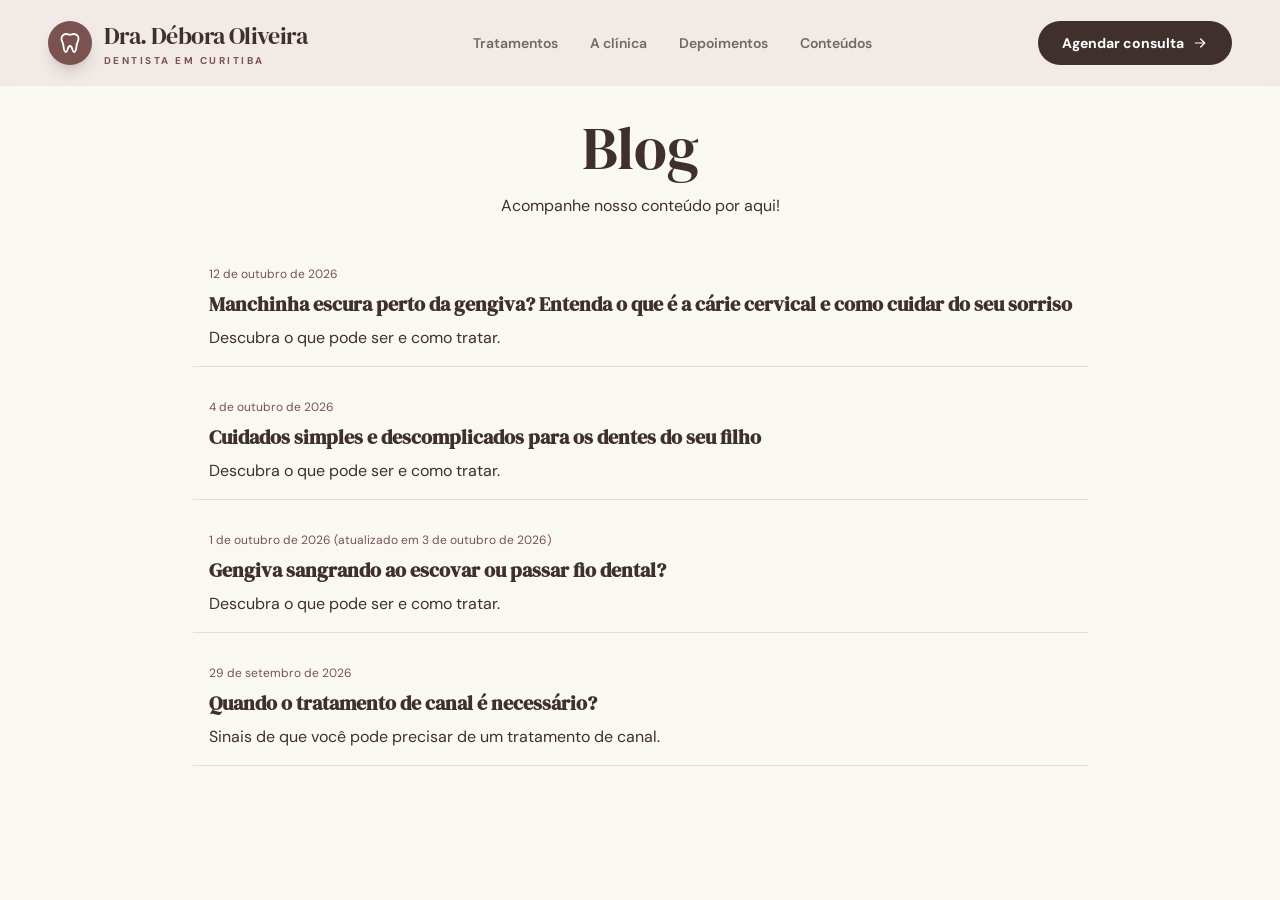
<file: blog/index.html>
<!DOCTYPE html><html lang="pt-BR"> <head><meta charset="UTF-8"><meta name="viewport" content="width=device-width"><meta name="description" content="Clínica geral e endodontia (canal) sem pressa, com cuidado e segurança"><meta name="robots" content="noindex, nofollow"><meta property="og:title" content="Dra. Débora Oliveira - Dentista em Curitiba"><meta property="og:description" content="Clínica geral e endodontia (canal) sem pressa, com cuidado e segurança"><meta name="generator" content="Astro v5.18.2"><title>Dra. Débora Oliveira - Dentista em Curitiba</title><link rel="stylesheet" href="/_astro/_slug_.C6Ejcd5E.css"></head> <body>  <header class="sticky top-0 z-50 pb-5 bg-mist/50 backdrop-blur-sm"> <div class="pt-5 mx-auto flex max-w-7xl items-center justify-between px-5 md:px-8 lg:px-12"> <a href="/" class="flex items-center gap-3" aria-label="Dra. Débora Oliveira - Dentista em Curitiba"> <span class="grid size-11 place-items-center rounded-full bg-teal text-white shadow-lg shadow-teal/20"> <svg viewBox="0 0 24 24" fill="none" stroke="currentColor" stroke-width="1.8" stroke-linecap="round" stroke-linejoin="round" class="size-6" aria-hidden="true">             <path d="M8.2 3C5.3 3 3 5.5 3.5 8.4c.4 2.3 1.7 3.5 2 6.8.2 2.3.8 5.8 2.5 5.8 2 0 1.2-6 4-6s2 6 4 6c1.7 0 2.3-3.5 2.5-5.8.3-3.3 1.6-4.5 2-6.8C21 5.5 18.7 3 15.8 3c-1.5 0-2.5.8-3.8.8S9.7 3 8.2 3Z"></path>  </svg> </span> <span class="leading-none"> <strong class="font-display text-2xl font-normal tracking-tight">Dra. Débora Oliveira</strong> <span class="mt-1 block text-[0.62rem] font-bold uppercase tracking-[0.25em] text-teal">Dentista em Curitiba</span> </span> </a> <nav class="hidden items-center gap-8 text-sm font-semibold lg:flex" aria-label="Navegação principal"> <a class="nav-link" href="/#tratamentos">Tratamentos</a> <a class="nav-link" href="/#sobre">A clínica</a> <a class="nav-link" href="/#depoimentos">Depoimentos</a> <a class="nav-link" href="/#conteudos">Conteúdos</a> </nav> <a href="#contato" class="hidden items-center gap-2 rounded-full bg-ink px-6 py-3 text-sm font-bold text-white transition hover:-translate-y-0.5 hover:bg-teal lg:flex">
Agendar consulta <svg viewBox="0 0 24 24" fill="none" stroke="currentColor" stroke-width="1.8" stroke-linecap="round" stroke-linejoin="round" class="size-4" aria-hidden="true"> <path d="M5 12h14"></path><path d="m13 6 6 6-6 6"></path>              </svg> </a> <button id="menu-toggle" class="grid size-11 place-items-center rounded-full border border-ink/10 bg-white/70 backdrop-blur lg:hidden" aria-label="Abrir menu" aria-expanded="false" aria-controls="mobile-menu"> <svg viewBox="0 0 24 24" fill="none" stroke="currentColor" stroke-width="1.8" stroke-linecap="round" stroke-linejoin="round" class="menu-open-icon size-5" aria-hidden="true">         <path d="M4 7h16M4 12h16M4 17h16"></path>      </svg> <svg viewBox="0 0 24 24" fill="none" stroke="currentColor" stroke-width="1.8" stroke-linecap="round" stroke-linejoin="round" class="menu-close-icon hidden size-5" aria-hidden="true">              <path d="M5 5l14 14M19 5 5 19"></path> </svg> </button> </div> <nav id="mobile-menu" class="mx-5 hidden flex-col gap-1 rounded-3xl border border-ink/10 bg-white p-3 shadow-xl lg:hidden" aria-label="Menu móvel"> <a href="#tratamentos" class="mobile-menu-link rounded-2xl px-5 py-3 font-semibold hover:bg-mist"> Tratamentos </a><a href="#sobre" class="mobile-menu-link rounded-2xl px-5 py-3 font-semibold hover:bg-mist"> A clínica </a><a href="#depoimentos" class="mobile-menu-link rounded-2xl px-5 py-3 font-semibold hover:bg-mist"> Depoimentos </a><a href="#conteudos" class="mobile-menu-link rounded-2xl px-5 py-3 font-semibold hover:bg-mist"> Conteúdos </a><a href="#contato" class="mobile-menu-link rounded-2xl px-5 py-3 font-semibold hover:bg-mist"> Agendar consulta </a> </nav> </header> <main class="place-items-center px-8 lg:px-32 py-8 grid gap-8"> <div class="flex flex-col items-center justify-center gap-4"> <h1 class="font-display text-6xl">Blog</h1> <p>Acompanhe nosso conteúdo por aqui!</p> </div> <ul class="grid gap-4"> <li class="border-b border-b-mist p-4 grid gap-2 relative"> <p class="text-teal text-xs"> 12 de outubro de 2026  </p> <h2 class="font-display font-bold text-xl"> <a class="after:absolute after:inset-0" href="/blog/carie-cervical-o-que-é-e-como-evitar">Manchinha escura perto da gengiva? Entenda o que é a cárie cervical e como cuidar do seu sorriso</a> </h2> <p>Descubra o que pode ser e como tratar.</p> </li><li class="border-b border-b-mist p-4 grid gap-2 relative"> <p class="text-teal text-xs"> 4 de outubro de 2026  </p> <h2 class="font-display font-bold text-xl"> <a class="after:absolute after:inset-0" href="/blog/dente-permanente-nasceu-sobre-dente-leite">Cuidados simples e descomplicados para os dentes do seu filho</a> </h2> <p>Descubra o que pode ser e como tratar.</p> </li><li class="border-b border-b-mist p-4 grid gap-2 relative"> <p class="text-teal text-xs"> 1 de outubro de 2026 (atualizado em 3 de outubro de 2026) </p> <h2 class="font-display font-bold text-xl"> <a class="after:absolute after:inset-0" href="/blog/gengiva-sangrando">Gengiva sangrando ao escovar ou passar fio dental?</a> </h2> <p>Descubra o que pode ser e como tratar.</p> </li><li class="border-b border-b-mist p-4 grid gap-2 relative"> <p class="text-teal text-xs"> 29 de setembro de 2026  </p> <h2 class="font-display font-bold text-xl"> <a class="after:absolute after:inset-0" href="/blog/quando-fazer-canal">Quando o tratamento de canal é necessário?</a> </h2> <p>Sinais de que você pode precisar de um tratamento de canal.</p> </li> </ul> </main>  </body></html>
</file>
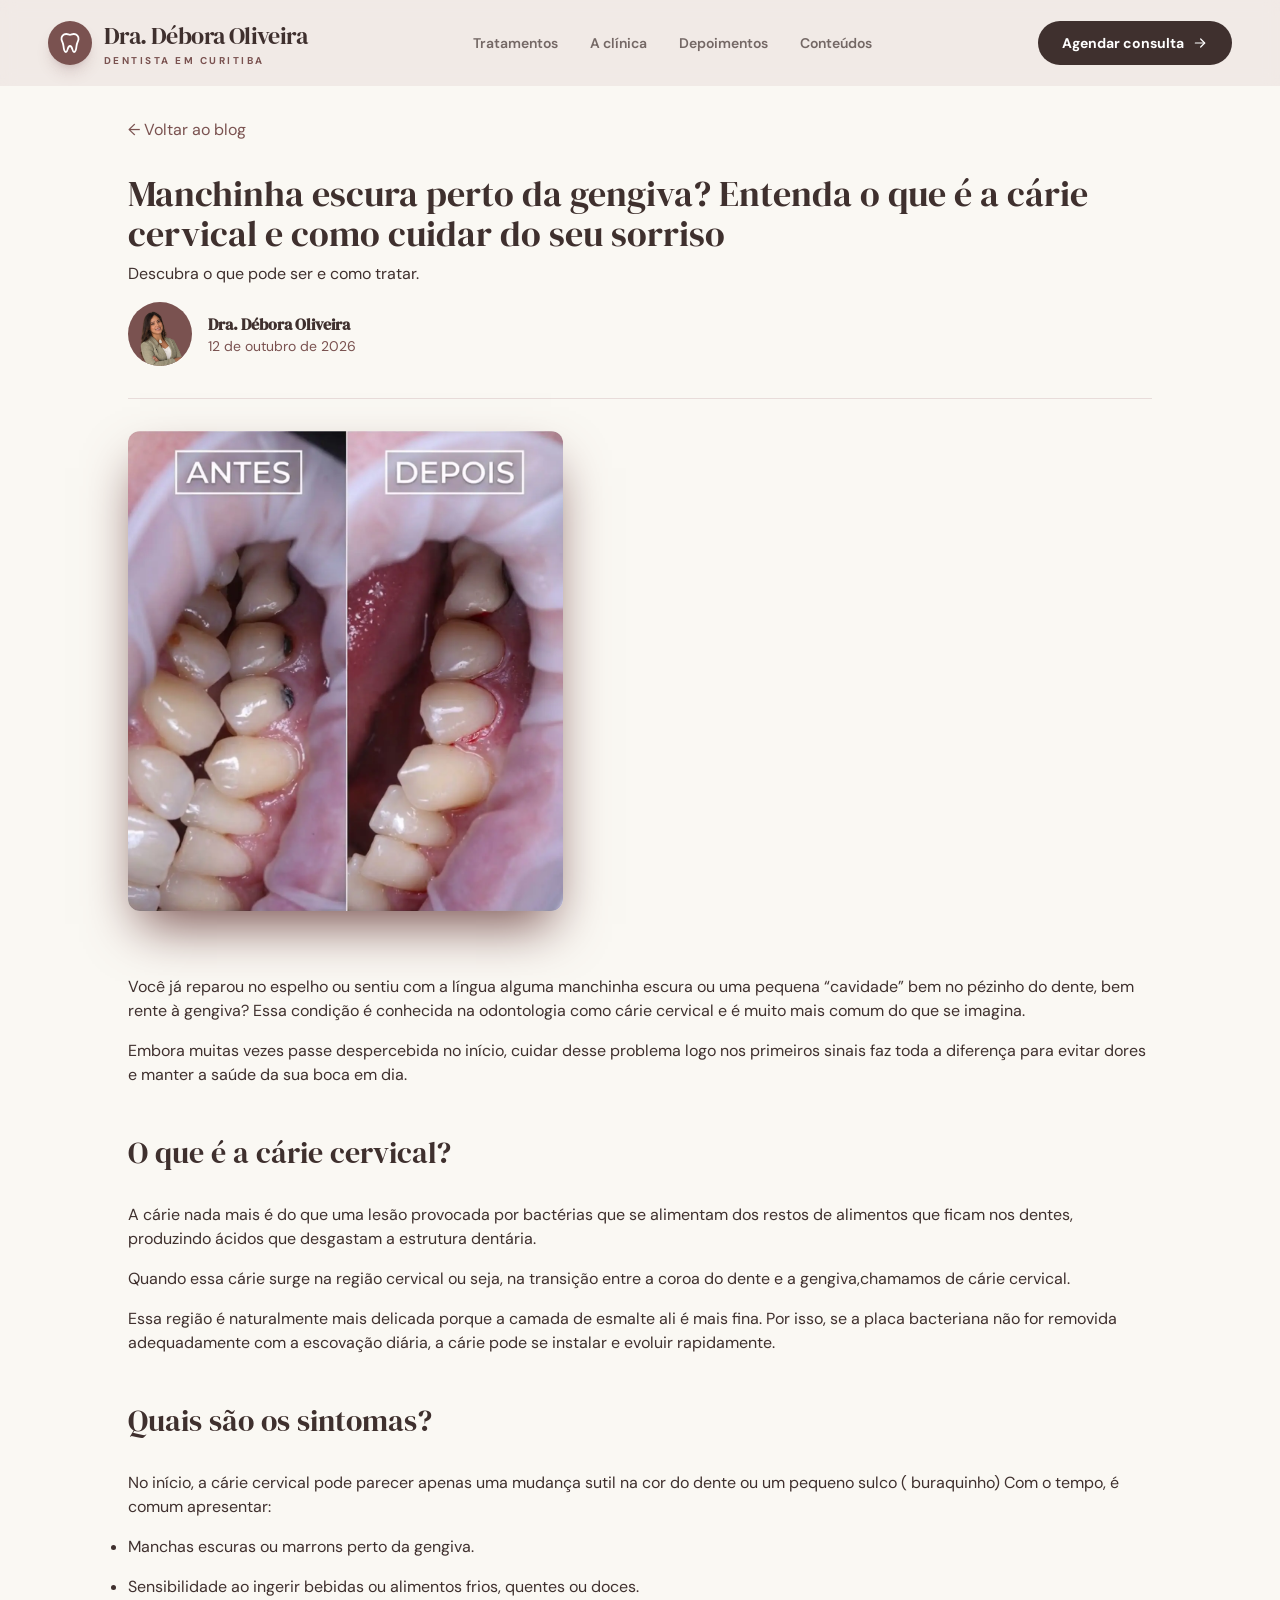
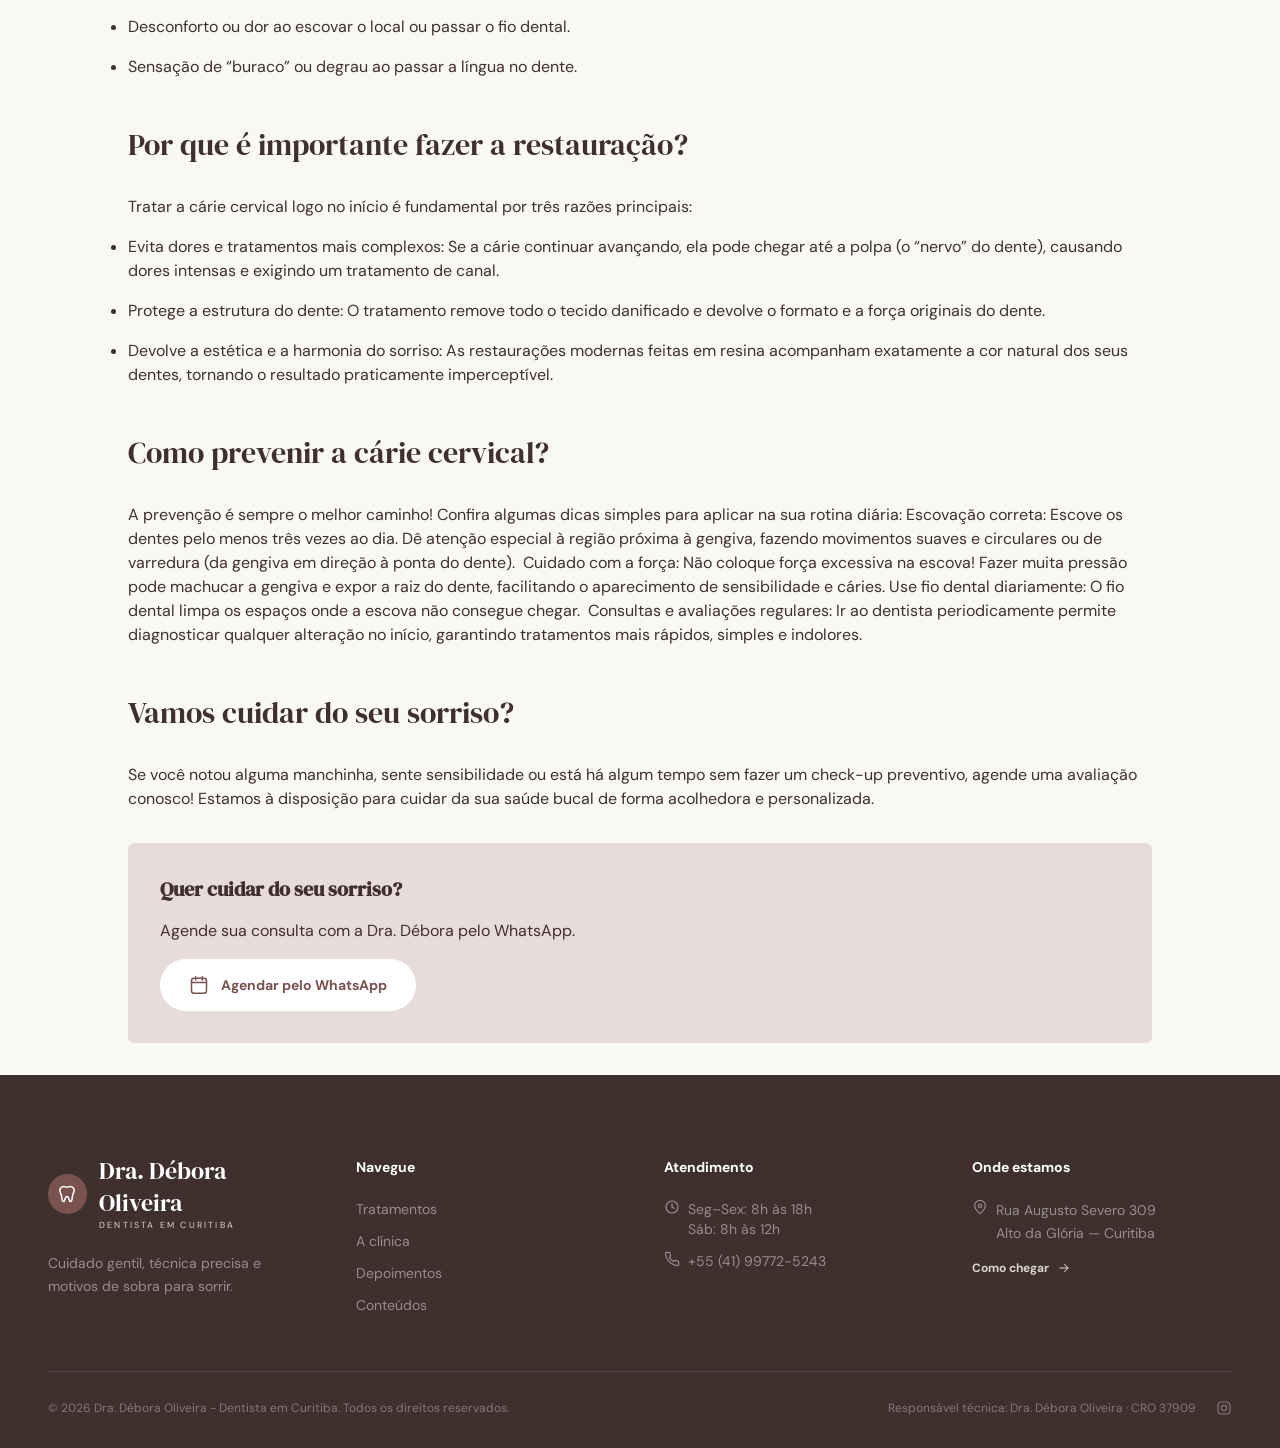
<file: blog/carie-cervical-o-que-é-e-como-evitar.html>
<!DOCTYPE html><html lang="pt-BR"> <head><meta charset="UTF-8"><meta name="viewport" content="width=device-width"><meta name="description" content="Clínica geral e endodontia (canal) sem pressa, com cuidado e segurança"><meta name="robots" content="noindex, nofollow"><meta property="og:title" content="Dra. Débora Oliveira - Dentista em Curitiba"><meta property="og:description" content="Clínica geral e endodontia (canal) sem pressa, com cuidado e segurança"><meta name="generator" content="Astro v5.18.2"><title>Dra. Débora Oliveira - Dentista em Curitiba</title><link rel="stylesheet" href="/_astro/_slug_.C6Ejcd5E.css">
<link rel="stylesheet" href="/_astro/_slug_.XqIcoEyH.css"></head> <body>  <main> <header class="sticky top-0 z-50 pb-5 bg-mist/50 backdrop-blur-sm"> <div class="pt-5 mx-auto flex max-w-7xl items-center justify-between px-5 md:px-8 lg:px-12"> <a href="/" class="flex items-center gap-3" aria-label="Dra. Débora Oliveira - Dentista em Curitiba"> <span class="grid size-11 place-items-center rounded-full bg-teal text-white shadow-lg shadow-teal/20"> <svg viewBox="0 0 24 24" fill="none" stroke="currentColor" stroke-width="1.8" stroke-linecap="round" stroke-linejoin="round" class="size-6" aria-hidden="true">             <path d="M8.2 3C5.3 3 3 5.5 3.5 8.4c.4 2.3 1.7 3.5 2 6.8.2 2.3.8 5.8 2.5 5.8 2 0 1.2-6 4-6s2 6 4 6c1.7 0 2.3-3.5 2.5-5.8.3-3.3 1.6-4.5 2-6.8C21 5.5 18.7 3 15.8 3c-1.5 0-2.5.8-3.8.8S9.7 3 8.2 3Z"></path>  </svg> </span> <span class="leading-none"> <strong class="font-display text-2xl font-normal tracking-tight">Dra. Débora Oliveira</strong> <span class="mt-1 block text-[0.62rem] font-bold uppercase tracking-[0.25em] text-teal">Dentista em Curitiba</span> </span> </a> <nav class="hidden items-center gap-8 text-sm font-semibold lg:flex" aria-label="Navegação principal"> <a class="nav-link" href="/#tratamentos">Tratamentos</a> <a class="nav-link" href="/#sobre">A clínica</a> <a class="nav-link" href="/#depoimentos">Depoimentos</a> <a class="nav-link" href="/#conteudos">Conteúdos</a> </nav> <a href="#contato" class="hidden items-center gap-2 rounded-full bg-ink px-6 py-3 text-sm font-bold text-white transition hover:-translate-y-0.5 hover:bg-teal lg:flex">
Agendar consulta <svg viewBox="0 0 24 24" fill="none" stroke="currentColor" stroke-width="1.8" stroke-linecap="round" stroke-linejoin="round" class="size-4" aria-hidden="true"> <path d="M5 12h14"></path><path d="m13 6 6 6-6 6"></path>              </svg> </a> <button id="menu-toggle" class="grid size-11 place-items-center rounded-full border border-ink/10 bg-white/70 backdrop-blur lg:hidden" aria-label="Abrir menu" aria-expanded="false" aria-controls="mobile-menu"> <svg viewBox="0 0 24 24" fill="none" stroke="currentColor" stroke-width="1.8" stroke-linecap="round" stroke-linejoin="round" class="menu-open-icon size-5" aria-hidden="true">         <path d="M4 7h16M4 12h16M4 17h16"></path>      </svg> <svg viewBox="0 0 24 24" fill="none" stroke="currentColor" stroke-width="1.8" stroke-linecap="round" stroke-linejoin="round" class="menu-close-icon hidden size-5" aria-hidden="true">              <path d="M5 5l14 14M19 5 5 19"></path> </svg> </button> </div> <nav id="mobile-menu" class="mx-5 hidden flex-col gap-1 rounded-3xl border border-ink/10 bg-white p-3 shadow-xl lg:hidden" aria-label="Menu móvel"> <a href="#tratamentos" class="mobile-menu-link rounded-2xl px-5 py-3 font-semibold hover:bg-mist"> Tratamentos </a><a href="#sobre" class="mobile-menu-link rounded-2xl px-5 py-3 font-semibold hover:bg-mist"> A clínica </a><a href="#depoimentos" class="mobile-menu-link rounded-2xl px-5 py-3 font-semibold hover:bg-mist"> Depoimentos </a><a href="#conteudos" class="mobile-menu-link rounded-2xl px-5 py-3 font-semibold hover:bg-mist"> Conteúdos </a><a href="#contato" class="mobile-menu-link rounded-2xl px-5 py-3 font-semibold hover:bg-mist"> Agendar consulta </a> </nav> </header> <div class="place-items-center px-8 lg:px-32 py-8"> <div class="mb-8 pb-8 border-b border-b-mist"> <p class="flex items-center text-teal"> <a href="/blog"> ← Voltar ao blog </a> </p> <h1 class="text-4xl font-display mt-8 mb-2">Manchinha escura perto da gengiva? Entenda o que é a cárie cervical e como cuidar do seu sorriso</h1> <p>Descubra o que pode ser e como tratar.</p> <div class="flex items-center gap-4 mt-4"> <div class="h-16 w-16 overflow-hidden bg-teal rounded-full"> <img src="/perfil.webp" alt="Dra. Débora Oliveira"> </div> <div> <p class="font-bold font-display">Dra. Débora Oliveira</p> <p class="text-sm text-teal"> 12 de outubro de 2026 </p> </div> </div> </div> <img class="max-h-120 rounded-xl shadow-2xl shadow-teal mb-16 before:bg-teal before:absolute before:-ml-16" src="/blog/carie-cervical.webp" alt="Dente de criança com manchas pretas"> <div class="flex flex-col gap-4"> <p>Você já reparou no espelho ou sentiu com a língua alguma manchinha escura ou uma pequena “cavidade” bem no pézinho do dente, bem rente à gengiva? Essa condição é conhecida na odontologia como cárie cervical e é muito mais comum do que se imagina.</p>
<p>Embora muitas vezes passe despercebida no início, cuidar desse problema logo nos primeiros sinais faz toda a diferença para evitar dores e manter a saúde da sua boca em dia.</p>
<h2 id="o-que-é-a-cárie-cervical">O que é a cárie cervical?</h2>
<p>A cárie nada mais é do que uma lesão provocada por bactérias que se alimentam dos restos de alimentos que ficam nos dentes, produzindo ácidos que desgastam a estrutura dentária.</p>
<p>Quando essa cárie surge na região cervical ou seja, na transição entre a coroa do dente e a gengiva,chamamos de cárie cervical.</p>
<p>Essa região é naturalmente mais delicada porque a camada de esmalte ali é mais fina. Por isso, se a placa bacteriana não for removida adequadamente com a escovação diária, a cárie pode se instalar e evoluir rapidamente.</p>
<h2 id="quais-são-os-sintomas">Quais são os sintomas?</h2>
<p>No início, a cárie cervical pode parecer apenas uma mudança sutil na cor do dente ou um pequeno sulco ( buraquinho) Com o tempo, é comum apresentar:</p>
<ul>
<li>Manchas escuras ou marrons perto da gengiva. </li>
<li>Sensibilidade ao ingerir bebidas ou alimentos frios, quentes ou doces. </li>
<li>⁠Desconforto ou dor ao escovar o local ou passar o fio dental. </li>
<li>⁠Sensação de “buraco” ou degrau ao passar a língua no dente.</li>
</ul>
<h2 id="por-que-é-importante-fazer-a-restauração">Por que é importante fazer a restauração?</h2>
<p>Tratar a cárie cervical logo no início é fundamental por três razões principais:</p>
<ul>
<li>Evita dores e tratamentos mais complexos: Se a cárie continuar avançando, ela pode chegar até a polpa (o “nervo” do dente), causando dores intensas e exigindo um tratamento de canal. </li>
<li>Protege a estrutura do dente: O tratamento remove todo o tecido danificado e devolve o formato e a força originais do dente. </li>
<li>Devolve a estética e a harmonia do sorriso: As restaurações modernas feitas em resina acompanham exatamente a cor natural dos seus dentes, tornando o resultado praticamente imperceptível.</li>
</ul>
<h2 id="como-prevenir-a-cárie-cervical">Como prevenir a cárie cervical?</h2>
<p>A prevenção é sempre o melhor caminho! Confira algumas dicas simples para aplicar na sua rotina diária:
Escovação correta: Escove os dentes pelo menos três vezes ao dia. Dê atenção especial à região próxima à gengiva, fazendo movimentos suaves e circulares ou de varredura (da gengiva em direção à ponta do dente). 
Cuidado com a força: Não coloque força excessiva na escova! Fazer muita pressão pode machucar a gengiva e expor a raiz do dente, facilitando o aparecimento de sensibilidade e cáries. Use fio dental diariamente: O fio dental limpa os espaços onde a escova não consegue chegar. 
Consultas e avaliações regulares: Ir ao dentista periodicamente permite diagnosticar qualquer alteração no início, garantindo tratamentos mais rápidos, simples e indolores.</p>
<h2 id="vamos-cuidar-do-seu-sorriso">Vamos cuidar do seu sorriso?</h2>
<p>Se você notou alguma manchinha, sente sensibilidade ou está há algum tempo sem fazer um check-up preventivo, agende uma avaliação conosco! Estamos à disposição para cuidar da sua saúde bucal de forma acolhedora e personalizada.</p> </div> <div class="bg-mist mt-8 w-full p-8 rounded-md grid gap-4"> <h3 class="font-display font-bold text-xl">Quer cuidar do seu sorriso?</h3> <p>Agende sua consulta com a Dra. Débora pelo WhatsApp.</p> <div> <a href="https://wa.me/5541997725243" target="_blank" rel="noreferrer" class="inline-flex min-w-64 items-center justify-center gap-3 rounded-full bg-white px-7 py-4 text-sm font-bold text-teal transition hover:-translate-y-1 hover:shadow-xl"> <svg viewBox="0 0 24 24" fill="none" stroke="currentColor" stroke-width="1.8" stroke-linecap="round" stroke-linejoin="round" class="size-5" aria-hidden="true">  <path d="M8 2v4M16 2v4M3 9h18"></path><rect x="3" y="4" width="18" height="18" rx="3"></rect>             </svg> Agendar pelo WhatsApp
</a> </div> </div> </div> </main> <footer class="bg-ink px-5 pb-8 pt-20 text-white md:px-8 lg:px-12"> <div class="mx-auto max-w-7xl"> <div class="grid gap-12 border-b border-white/10 pb-14 md:grid-cols-2 lg:grid-cols-4"> <div> <a href="#inicio" class="flex items-center gap-3"> <span class="grid size-10 place-items-center rounded-full bg-teal"><svg viewBox="0 0 24 24" fill="none" stroke="currentColor" stroke-width="1.8" stroke-linecap="round" stroke-linejoin="round" class="size-5" aria-hidden="true">             <path d="M8.2 3C5.3 3 3 5.5 3.5 8.4c.4 2.3 1.7 3.5 2 6.8.2 2.3.8 5.8 2.5 5.8 2 0 1.2-6 4-6s2 6 4 6c1.7 0 2.3-3.5 2.5-5.8.3-3.3 1.6-4.5 2-6.8C21 5.5 18.7 3 15.8 3c-1.5 0-2.5.8-3.8.8S9.7 3 8.2 3Z"></path>  </svg></span> <span><strong class="font-display text-2xl font-normal">Dra. Débora Oliveira</strong><span class="block text-[0.55rem] uppercase tracking-[0.25em] text-teal-light">Dentista em Curitiba</span></span> </a> <p class="mt-5 max-w-xs text-sm leading-relaxed text-white/45">
Cuidado gentil, técnica precisa e motivos de sobra para sorrir.
</p> </div> <div> <strong class="text-sm">Navegue</strong><div class="mt-5 flex flex-col gap-3 text-sm text-white/45"> <a href="/#tratamentos" class="hover:text-white">Tratamentos</a><a href="/#sobre" class="hover:text-white">A clínica</a><a href="/#depoimentos" class="hover:text-white">Depoimentos</a><a href="/#conteudos" class="hover:text-white">Conteúdos</a> </div> </div> <div> <strong class="text-sm">Atendimento</strong><div class="mt-5 space-y-3 text-sm text-white/45"> <p class="flex gap-2"> <svg viewBox="0 0 24 24" fill="none" stroke="currentColor" stroke-width="1.8" stroke-linecap="round" stroke-linejoin="round" class="size-4 shrink-0" aria-hidden="true">     <circle cx="12" cy="12" r="9"></circle><path d="M12 7v5l3 2"></path>          </svg> Seg–Sex: 8h às 18h<br>Sáb: 8h às 12h
</p><p class="flex gap-2"> <svg viewBox="0 0 24 24" fill="none" stroke="currentColor" stroke-width="1.8" stroke-linecap="round" stroke-linejoin="round" class="size-4 shrink-0" aria-hidden="true">          <path d="M22 16.9v3a2 2 0 0 1-2.2 2 19.8 19.8 0 0 1-8.6-3.1 19.4 19.4 0 0 1-6-6A19.8 19.8 0 0 1 2.1 4.2 2 2 0 0 1 4.1 2h3a2 2 0 0 1 2 1.7c.1 1 .4 2 .7 2.8a2 2 0 0 1-.5 2.1L8.1 9.9a16 16 0 0 0 6 6l1.3-1.3a2 2 0 0 1 2.1-.5c.9.3 1.8.6 2.8.7a2 2 0 0 1 1.7 2.1Z"></path>     </svg> +55 (41) 99772-5243 </p> </div> </div> <div> <strong class="text-sm">Onde estamos</strong><p class="mt-5 flex gap-2 text-sm leading-relaxed text-white/45"> <svg viewBox="0 0 24 24" fill="none" stroke="currentColor" stroke-width="1.8" stroke-linecap="round" stroke-linejoin="round" class="size-4 shrink-0" aria-hidden="true">        <path d="M20 10c0 5-8 12-8 12S4 15 4 10a8 8 0 1 1 16 0Z"></path><circle cx="12" cy="10" r="2.5"></circle>       </svg> Rua Augusto Severo 309<br>Alto da Glória — Curitiba </p><a href="#contato" class="mt-4 inline-flex items-center gap-2 text-xs font-bold text-teal-light">Como chegar <svg viewBox="0 0 24 24" fill="none" stroke="currentColor" stroke-width="1.8" stroke-linecap="round" stroke-linejoin="round" class="size-3.5" aria-hidden="true"> <path d="M5 12h14"></path><path d="m13 6 6 6-6 6"></path>              </svg></a> </div> </div> <div class="flex flex-col gap-4 pt-7 text-xs text-white/35 sm:flex-row sm:items-center sm:justify-between"> <p>© 2026 Dra. Débora Oliveira - Dentista em Curitiba. Todos os direitos reservados.</p> <div class="flex items-center gap-5"> <span>Responsável técnica: Dra. Débora Oliveira · CRO 37909</span><a href="/" aria-label="Instagram" class="hover:text-white"><svg viewBox="0 0 24 24" fill="none" stroke="currentColor" stroke-width="1.8" stroke-linecap="round" stroke-linejoin="round" class="size-4" aria-hidden="true">       <rect x="3" y="3" width="18" height="18" rx="5"></rect><circle cx="12" cy="12" r="4"></circle><path d="M17.5 6.5h.01"></path>        </svg></a> </div> </div> </div> </footer>  </body></html>
</file>
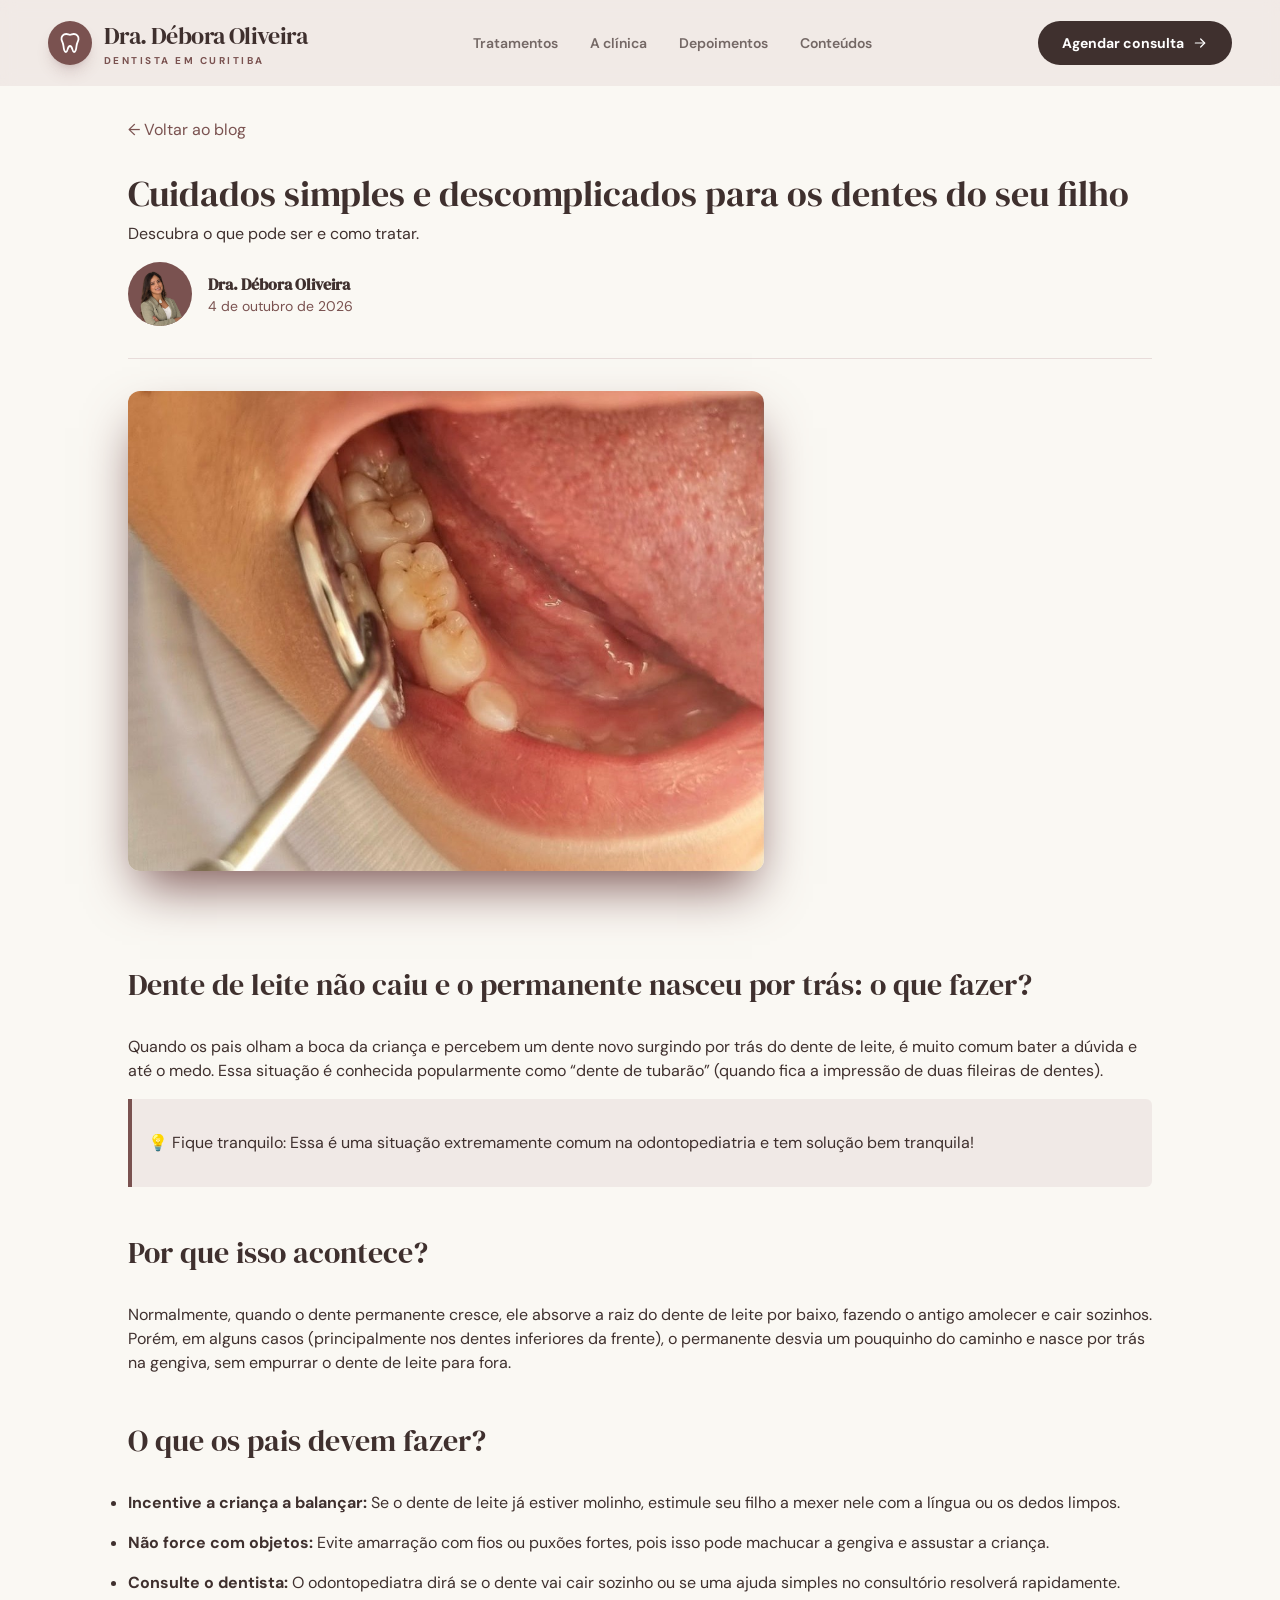
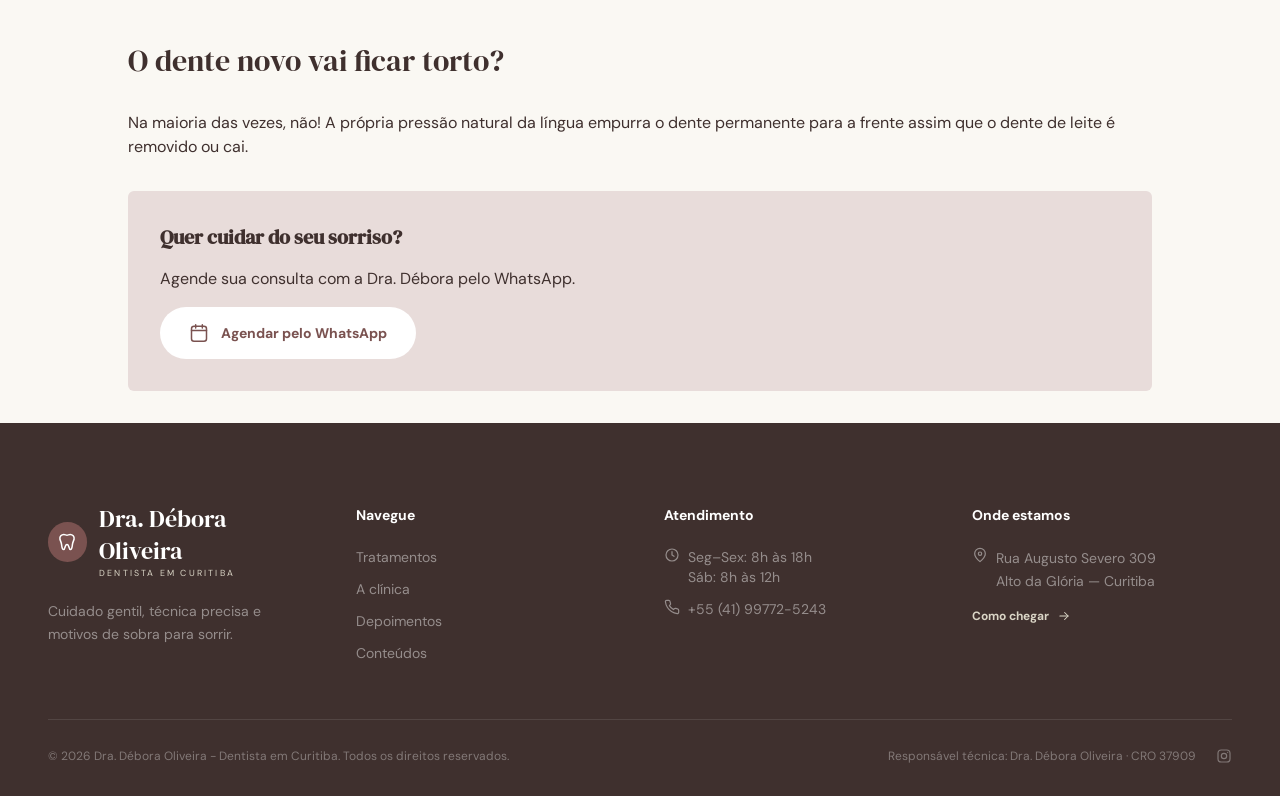
<file: blog/dente-permanente-nasceu-sobre-dente-leite.html>
<!DOCTYPE html><html lang="pt-BR"> <head><meta charset="UTF-8"><meta name="viewport" content="width=device-width"><meta name="description" content="Clínica geral e endodontia (canal) sem pressa, com cuidado e segurança"><meta name="robots" content="noindex, nofollow"><meta property="og:title" content="Dra. Débora Oliveira - Dentista em Curitiba"><meta property="og:description" content="Clínica geral e endodontia (canal) sem pressa, com cuidado e segurança"><meta name="generator" content="Astro v5.18.2"><title>Dra. Débora Oliveira - Dentista em Curitiba</title><link rel="stylesheet" href="/_astro/_slug_.C6Ejcd5E.css">
<link rel="stylesheet" href="/_astro/_slug_.XqIcoEyH.css"></head> <body>  <main> <header class="sticky top-0 z-50 pb-5 bg-mist/50 backdrop-blur-sm"> <div class="pt-5 mx-auto flex max-w-7xl items-center justify-between px-5 md:px-8 lg:px-12"> <a href="/" class="flex items-center gap-3" aria-label="Dra. Débora Oliveira - Dentista em Curitiba"> <span class="grid size-11 place-items-center rounded-full bg-teal text-white shadow-lg shadow-teal/20"> <svg viewBox="0 0 24 24" fill="none" stroke="currentColor" stroke-width="1.8" stroke-linecap="round" stroke-linejoin="round" class="size-6" aria-hidden="true">             <path d="M8.2 3C5.3 3 3 5.5 3.5 8.4c.4 2.3 1.7 3.5 2 6.8.2 2.3.8 5.8 2.5 5.8 2 0 1.2-6 4-6s2 6 4 6c1.7 0 2.3-3.5 2.5-5.8.3-3.3 1.6-4.5 2-6.8C21 5.5 18.7 3 15.8 3c-1.5 0-2.5.8-3.8.8S9.7 3 8.2 3Z"></path>  </svg> </span> <span class="leading-none"> <strong class="font-display text-2xl font-normal tracking-tight">Dra. Débora Oliveira</strong> <span class="mt-1 block text-[0.62rem] font-bold uppercase tracking-[0.25em] text-teal">Dentista em Curitiba</span> </span> </a> <nav class="hidden items-center gap-8 text-sm font-semibold lg:flex" aria-label="Navegação principal"> <a class="nav-link" href="/#tratamentos">Tratamentos</a> <a class="nav-link" href="/#sobre">A clínica</a> <a class="nav-link" href="/#depoimentos">Depoimentos</a> <a class="nav-link" href="/#conteudos">Conteúdos</a> </nav> <a href="#contato" class="hidden items-center gap-2 rounded-full bg-ink px-6 py-3 text-sm font-bold text-white transition hover:-translate-y-0.5 hover:bg-teal lg:flex">
Agendar consulta <svg viewBox="0 0 24 24" fill="none" stroke="currentColor" stroke-width="1.8" stroke-linecap="round" stroke-linejoin="round" class="size-4" aria-hidden="true"> <path d="M5 12h14"></path><path d="m13 6 6 6-6 6"></path>              </svg> </a> <button id="menu-toggle" class="grid size-11 place-items-center rounded-full border border-ink/10 bg-white/70 backdrop-blur lg:hidden" aria-label="Abrir menu" aria-expanded="false" aria-controls="mobile-menu"> <svg viewBox="0 0 24 24" fill="none" stroke="currentColor" stroke-width="1.8" stroke-linecap="round" stroke-linejoin="round" class="menu-open-icon size-5" aria-hidden="true">         <path d="M4 7h16M4 12h16M4 17h16"></path>      </svg> <svg viewBox="0 0 24 24" fill="none" stroke="currentColor" stroke-width="1.8" stroke-linecap="round" stroke-linejoin="round" class="menu-close-icon hidden size-5" aria-hidden="true">              <path d="M5 5l14 14M19 5 5 19"></path> </svg> </button> </div> <nav id="mobile-menu" class="mx-5 hidden flex-col gap-1 rounded-3xl border border-ink/10 bg-white p-3 shadow-xl lg:hidden" aria-label="Menu móvel"> <a href="#tratamentos" class="mobile-menu-link rounded-2xl px-5 py-3 font-semibold hover:bg-mist"> Tratamentos </a><a href="#sobre" class="mobile-menu-link rounded-2xl px-5 py-3 font-semibold hover:bg-mist"> A clínica </a><a href="#depoimentos" class="mobile-menu-link rounded-2xl px-5 py-3 font-semibold hover:bg-mist"> Depoimentos </a><a href="#conteudos" class="mobile-menu-link rounded-2xl px-5 py-3 font-semibold hover:bg-mist"> Conteúdos </a><a href="#contato" class="mobile-menu-link rounded-2xl px-5 py-3 font-semibold hover:bg-mist"> Agendar consulta </a> </nav> </header> <div class="place-items-center px-8 lg:px-32 py-8"> <div class="mb-8 pb-8 border-b border-b-mist"> <p class="flex items-center text-teal"> <a href="/blog"> ← Voltar ao blog </a> </p> <h1 class="text-4xl font-display mt-8 mb-2">Cuidados simples e descomplicados para os dentes do seu filho</h1> <p>Descubra o que pode ser e como tratar.</p> <div class="flex items-center gap-4 mt-4"> <div class="h-16 w-16 overflow-hidden bg-teal rounded-full"> <img src="/perfil.webp" alt="Dra. Débora Oliveira"> </div> <div> <p class="font-bold font-display">Dra. Débora Oliveira</p> <p class="text-sm text-teal"> 4 de outubro de 2026 </p> </div> </div> </div> <img class="max-h-120 rounded-xl shadow-2xl shadow-teal mb-16 before:bg-teal before:absolute before:-ml-16" src="/blog/dente-crianca.jpeg" alt="Dente de criança com manchas pretas"> <div class="flex flex-col gap-4"> <h2 id="dente-de-leite-não-caiu-e-o-permanente-nasceu-por-trás-o-que-fazer">Dente de leite não caiu e o permanente nasceu por trás: o que fazer?</h2>
<p>Quando os pais olham a boca da criança e percebem um dente novo surgindo por trás do dente de leite, é muito comum bater a dúvida e até o medo. Essa situação é conhecida popularmente como “dente de tubarão” (quando fica a impressão de duas fileiras de dentes).</p>
<div class="post-callout">
    💡 Fique tranquilo: Essa é uma situação extremamente comum na odontopediatria e tem solução bem tranquila!
</div>
<h2 id="por-que-isso-acontece">Por que isso acontece?</h2>
<p>Normalmente, quando o dente permanente cresce, ele absorve a raiz do dente de leite por baixo, fazendo o antigo amolecer e cair sozinhos. Porém, em alguns casos (principalmente nos dentes inferiores da frente), o permanente desvia um pouquinho do caminho e nasce por trás na gengiva, sem empurrar o dente de leite para fora.</p>
<h2 id="o-que-os-pais-devem-fazer">O que os pais devem fazer?</h2>
<ul>
<li><strong>Incentive a criança a balançar:</strong> Se o dente de leite já estiver molinho, estimule seu filho a mexer nele com a língua ou os dedos limpos.</li>
<li><strong>Não force com objetos:</strong> Evite amarração com fios ou puxões fortes, pois isso pode machucar a gengiva e assustar a criança.</li>
<li><strong>Consulte o dentista:</strong> O odontopediatra dirá se o dente vai cair sozinho ou se uma ajuda simples no consultório resolverá rapidamente.</li>
</ul>
<h2 id="o-dente-novo-vai-ficar-torto">O dente novo vai ficar torto?</h2>
<p>Na maioria das vezes, não! A própria pressão natural da língua empurra o dente permanente para a frente assim que o dente de leite é removido ou cai.</p> </div> <div class="bg-mist mt-8 w-full p-8 rounded-md grid gap-4"> <h3 class="font-display font-bold text-xl">Quer cuidar do seu sorriso?</h3> <p>Agende sua consulta com a Dra. Débora pelo WhatsApp.</p> <div> <a href="https://wa.me/5541997725243" target="_blank" rel="noreferrer" class="inline-flex min-w-64 items-center justify-center gap-3 rounded-full bg-white px-7 py-4 text-sm font-bold text-teal transition hover:-translate-y-1 hover:shadow-xl"> <svg viewBox="0 0 24 24" fill="none" stroke="currentColor" stroke-width="1.8" stroke-linecap="round" stroke-linejoin="round" class="size-5" aria-hidden="true">  <path d="M8 2v4M16 2v4M3 9h18"></path><rect x="3" y="4" width="18" height="18" rx="3"></rect>             </svg> Agendar pelo WhatsApp
</a> </div> </div> </div> </main> <footer class="bg-ink px-5 pb-8 pt-20 text-white md:px-8 lg:px-12"> <div class="mx-auto max-w-7xl"> <div class="grid gap-12 border-b border-white/10 pb-14 md:grid-cols-2 lg:grid-cols-4"> <div> <a href="#inicio" class="flex items-center gap-3"> <span class="grid size-10 place-items-center rounded-full bg-teal"><svg viewBox="0 0 24 24" fill="none" stroke="currentColor" stroke-width="1.8" stroke-linecap="round" stroke-linejoin="round" class="size-5" aria-hidden="true">             <path d="M8.2 3C5.3 3 3 5.5 3.5 8.4c.4 2.3 1.7 3.5 2 6.8.2 2.3.8 5.8 2.5 5.8 2 0 1.2-6 4-6s2 6 4 6c1.7 0 2.3-3.5 2.5-5.8.3-3.3 1.6-4.5 2-6.8C21 5.5 18.7 3 15.8 3c-1.5 0-2.5.8-3.8.8S9.7 3 8.2 3Z"></path>  </svg></span> <span><strong class="font-display text-2xl font-normal">Dra. Débora Oliveira</strong><span class="block text-[0.55rem] uppercase tracking-[0.25em] text-teal-light">Dentista em Curitiba</span></span> </a> <p class="mt-5 max-w-xs text-sm leading-relaxed text-white/45">
Cuidado gentil, técnica precisa e motivos de sobra para sorrir.
</p> </div> <div> <strong class="text-sm">Navegue</strong><div class="mt-5 flex flex-col gap-3 text-sm text-white/45"> <a href="/#tratamentos" class="hover:text-white">Tratamentos</a><a href="/#sobre" class="hover:text-white">A clínica</a><a href="/#depoimentos" class="hover:text-white">Depoimentos</a><a href="/#conteudos" class="hover:text-white">Conteúdos</a> </div> </div> <div> <strong class="text-sm">Atendimento</strong><div class="mt-5 space-y-3 text-sm text-white/45"> <p class="flex gap-2"> <svg viewBox="0 0 24 24" fill="none" stroke="currentColor" stroke-width="1.8" stroke-linecap="round" stroke-linejoin="round" class="size-4 shrink-0" aria-hidden="true">     <circle cx="12" cy="12" r="9"></circle><path d="M12 7v5l3 2"></path>          </svg> Seg–Sex: 8h às 18h<br>Sáb: 8h às 12h
</p><p class="flex gap-2"> <svg viewBox="0 0 24 24" fill="none" stroke="currentColor" stroke-width="1.8" stroke-linecap="round" stroke-linejoin="round" class="size-4 shrink-0" aria-hidden="true">          <path d="M22 16.9v3a2 2 0 0 1-2.2 2 19.8 19.8 0 0 1-8.6-3.1 19.4 19.4 0 0 1-6-6A19.8 19.8 0 0 1 2.1 4.2 2 2 0 0 1 4.1 2h3a2 2 0 0 1 2 1.7c.1 1 .4 2 .7 2.8a2 2 0 0 1-.5 2.1L8.1 9.9a16 16 0 0 0 6 6l1.3-1.3a2 2 0 0 1 2.1-.5c.9.3 1.8.6 2.8.7a2 2 0 0 1 1.7 2.1Z"></path>     </svg> +55 (41) 99772-5243 </p> </div> </div> <div> <strong class="text-sm">Onde estamos</strong><p class="mt-5 flex gap-2 text-sm leading-relaxed text-white/45"> <svg viewBox="0 0 24 24" fill="none" stroke="currentColor" stroke-width="1.8" stroke-linecap="round" stroke-linejoin="round" class="size-4 shrink-0" aria-hidden="true">        <path d="M20 10c0 5-8 12-8 12S4 15 4 10a8 8 0 1 1 16 0Z"></path><circle cx="12" cy="10" r="2.5"></circle>       </svg> Rua Augusto Severo 309<br>Alto da Glória — Curitiba </p><a href="#contato" class="mt-4 inline-flex items-center gap-2 text-xs font-bold text-teal-light">Como chegar <svg viewBox="0 0 24 24" fill="none" stroke="currentColor" stroke-width="1.8" stroke-linecap="round" stroke-linejoin="round" class="size-3.5" aria-hidden="true"> <path d="M5 12h14"></path><path d="m13 6 6 6-6 6"></path>              </svg></a> </div> </div> <div class="flex flex-col gap-4 pt-7 text-xs text-white/35 sm:flex-row sm:items-center sm:justify-between"> <p>© 2026 Dra. Débora Oliveira - Dentista em Curitiba. Todos os direitos reservados.</p> <div class="flex items-center gap-5"> <span>Responsável técnica: Dra. Débora Oliveira · CRO 37909</span><a href="/" aria-label="Instagram" class="hover:text-white"><svg viewBox="0 0 24 24" fill="none" stroke="currentColor" stroke-width="1.8" stroke-linecap="round" stroke-linejoin="round" class="size-4" aria-hidden="true">       <rect x="3" y="3" width="18" height="18" rx="5"></rect><circle cx="12" cy="12" r="4"></circle><path d="M17.5 6.5h.01"></path>        </svg></a> </div> </div> </div> </footer>  </body></html>
</file>
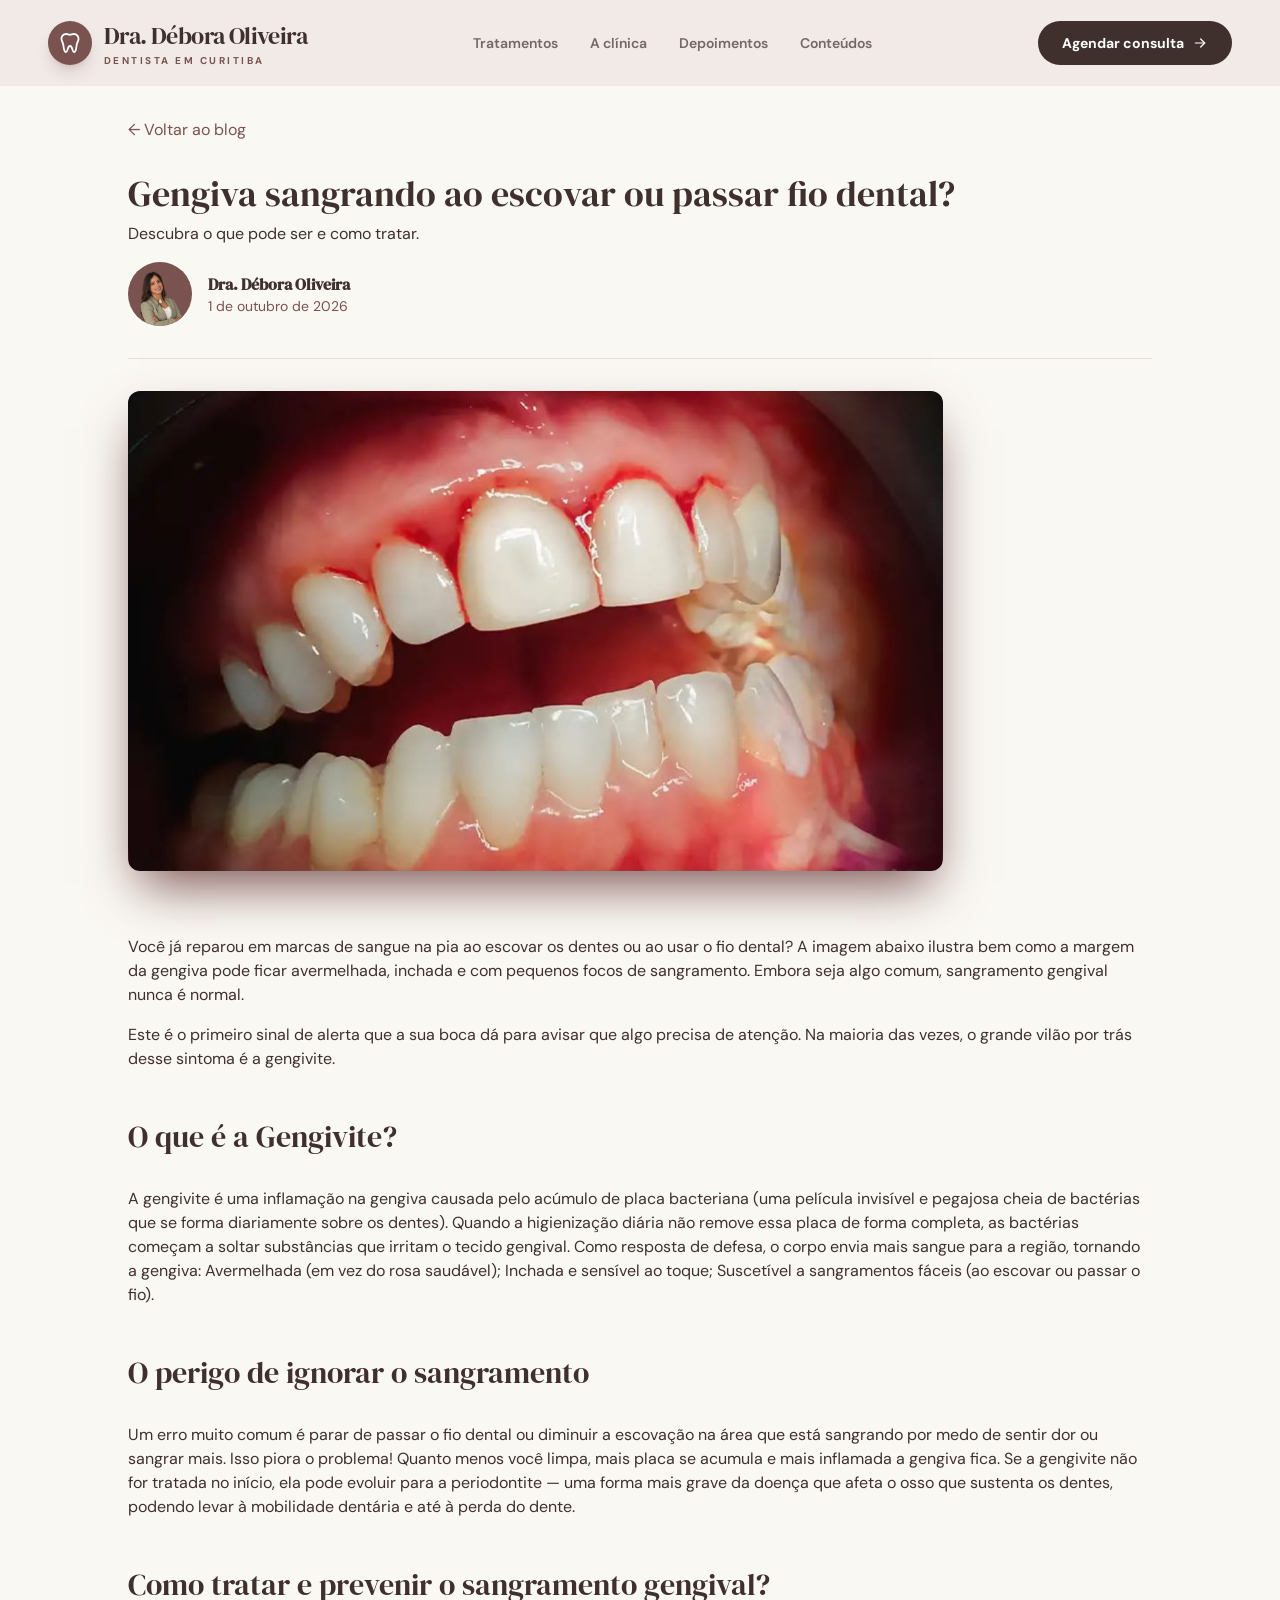
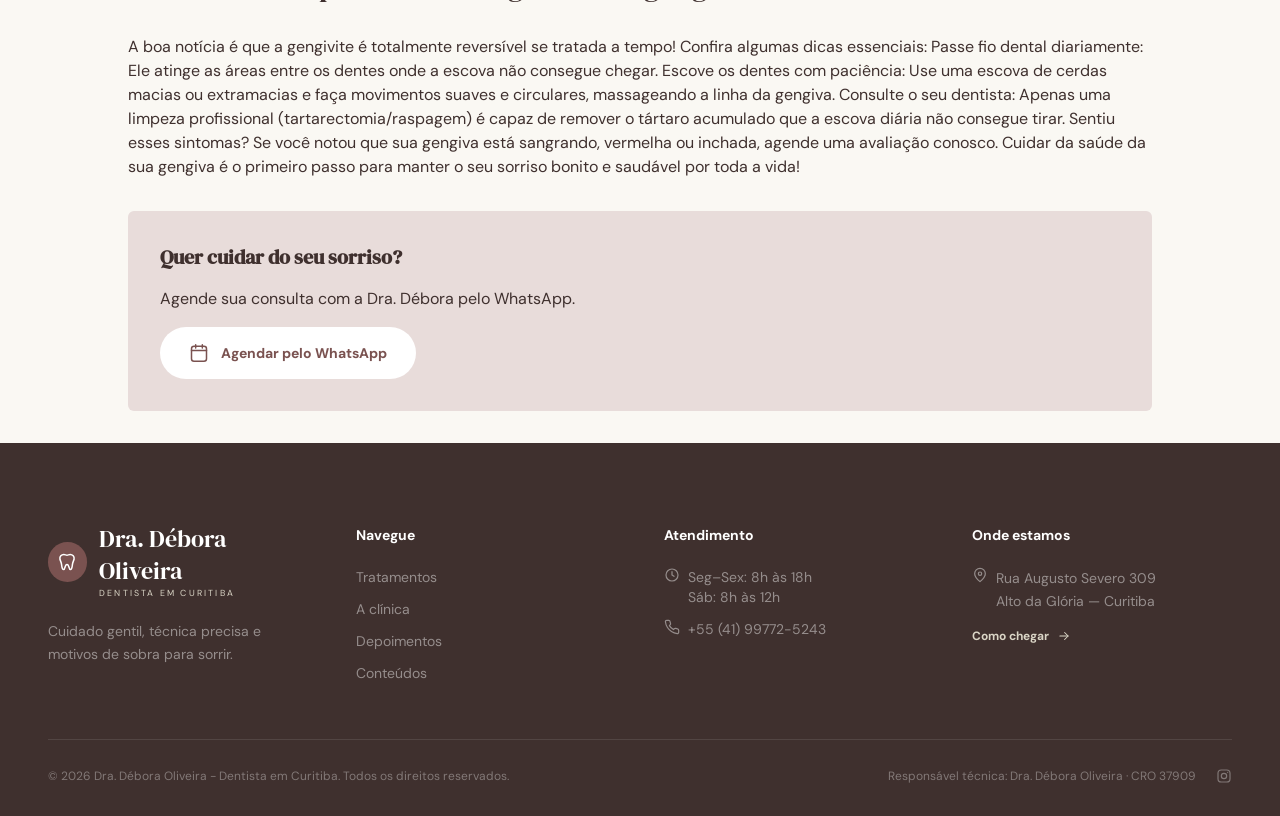
<file: blog/gengiva-sangrando.html>
<!DOCTYPE html><html lang="pt-BR"> <head><meta charset="UTF-8"><meta name="viewport" content="width=device-width"><meta name="description" content="Clínica geral e endodontia (canal) sem pressa, com cuidado e segurança"><meta name="robots" content="noindex, nofollow"><meta property="og:title" content="Dra. Débora Oliveira - Dentista em Curitiba"><meta property="og:description" content="Clínica geral e endodontia (canal) sem pressa, com cuidado e segurança"><meta name="generator" content="Astro v5.18.2"><title>Dra. Débora Oliveira - Dentista em Curitiba</title><link rel="stylesheet" href="/_astro/_slug_.C6Ejcd5E.css">
<link rel="stylesheet" href="/_astro/_slug_.XqIcoEyH.css"></head> <body>  <main> <header class="sticky top-0 z-50 pb-5 bg-mist/50 backdrop-blur-sm"> <div class="pt-5 mx-auto flex max-w-7xl items-center justify-between px-5 md:px-8 lg:px-12"> <a href="/" class="flex items-center gap-3" aria-label="Dra. Débora Oliveira - Dentista em Curitiba"> <span class="grid size-11 place-items-center rounded-full bg-teal text-white shadow-lg shadow-teal/20"> <svg viewBox="0 0 24 24" fill="none" stroke="currentColor" stroke-width="1.8" stroke-linecap="round" stroke-linejoin="round" class="size-6" aria-hidden="true">             <path d="M8.2 3C5.3 3 3 5.5 3.5 8.4c.4 2.3 1.7 3.5 2 6.8.2 2.3.8 5.8 2.5 5.8 2 0 1.2-6 4-6s2 6 4 6c1.7 0 2.3-3.5 2.5-5.8.3-3.3 1.6-4.5 2-6.8C21 5.5 18.7 3 15.8 3c-1.5 0-2.5.8-3.8.8S9.7 3 8.2 3Z"></path>  </svg> </span> <span class="leading-none"> <strong class="font-display text-2xl font-normal tracking-tight">Dra. Débora Oliveira</strong> <span class="mt-1 block text-[0.62rem] font-bold uppercase tracking-[0.25em] text-teal">Dentista em Curitiba</span> </span> </a> <nav class="hidden items-center gap-8 text-sm font-semibold lg:flex" aria-label="Navegação principal"> <a class="nav-link" href="/#tratamentos">Tratamentos</a> <a class="nav-link" href="/#sobre">A clínica</a> <a class="nav-link" href="/#depoimentos">Depoimentos</a> <a class="nav-link" href="/#conteudos">Conteúdos</a> </nav> <a href="#contato" class="hidden items-center gap-2 rounded-full bg-ink px-6 py-3 text-sm font-bold text-white transition hover:-translate-y-0.5 hover:bg-teal lg:flex">
Agendar consulta <svg viewBox="0 0 24 24" fill="none" stroke="currentColor" stroke-width="1.8" stroke-linecap="round" stroke-linejoin="round" class="size-4" aria-hidden="true"> <path d="M5 12h14"></path><path d="m13 6 6 6-6 6"></path>              </svg> </a> <button id="menu-toggle" class="grid size-11 place-items-center rounded-full border border-ink/10 bg-white/70 backdrop-blur lg:hidden" aria-label="Abrir menu" aria-expanded="false" aria-controls="mobile-menu"> <svg viewBox="0 0 24 24" fill="none" stroke="currentColor" stroke-width="1.8" stroke-linecap="round" stroke-linejoin="round" class="menu-open-icon size-5" aria-hidden="true">         <path d="M4 7h16M4 12h16M4 17h16"></path>      </svg> <svg viewBox="0 0 24 24" fill="none" stroke="currentColor" stroke-width="1.8" stroke-linecap="round" stroke-linejoin="round" class="menu-close-icon hidden size-5" aria-hidden="true">              <path d="M5 5l14 14M19 5 5 19"></path> </svg> </button> </div> <nav id="mobile-menu" class="mx-5 hidden flex-col gap-1 rounded-3xl border border-ink/10 bg-white p-3 shadow-xl lg:hidden" aria-label="Menu móvel"> <a href="#tratamentos" class="mobile-menu-link rounded-2xl px-5 py-3 font-semibold hover:bg-mist"> Tratamentos </a><a href="#sobre" class="mobile-menu-link rounded-2xl px-5 py-3 font-semibold hover:bg-mist"> A clínica </a><a href="#depoimentos" class="mobile-menu-link rounded-2xl px-5 py-3 font-semibold hover:bg-mist"> Depoimentos </a><a href="#conteudos" class="mobile-menu-link rounded-2xl px-5 py-3 font-semibold hover:bg-mist"> Conteúdos </a><a href="#contato" class="mobile-menu-link rounded-2xl px-5 py-3 font-semibold hover:bg-mist"> Agendar consulta </a> </nav> </header> <div class="place-items-center px-8 lg:px-32 py-8"> <div class="mb-8 pb-8 border-b border-b-mist"> <p class="flex items-center text-teal"> <a href="/blog"> ← Voltar ao blog </a> </p> <h1 class="text-4xl font-display mt-8 mb-2">Gengiva sangrando ao escovar ou passar fio dental?</h1> <p>Descubra o que pode ser e como tratar.</p> <div class="flex items-center gap-4 mt-4"> <div class="h-16 w-16 overflow-hidden bg-teal rounded-full"> <img src="/perfil.webp" alt="Dra. Débora Oliveira"> </div> <div> <p class="font-bold font-display">Dra. Débora Oliveira</p> <p class="text-sm text-teal"> 1 de outubro de 2026 </p> </div> </div> </div> <img class="max-h-120 rounded-xl shadow-2xl shadow-teal mb-16 before:bg-teal before:absolute before:-ml-16" src="/blog/gengiva-sangrando.jpeg" alt="Gengiva sangrando"> <div class="flex flex-col gap-4"> <p>Você já reparou em marcas de sangue na pia ao escovar os dentes ou ao usar o fio dental? A imagem abaixo ilustra bem como a margem da gengiva pode ficar avermelhada, inchada e com pequenos focos de sangramento. Embora seja algo comum, sangramento gengival nunca é normal.</p>
<p>Este é o primeiro sinal de alerta que a sua boca dá para avisar que algo precisa de atenção. Na maioria das vezes, o grande vilão por trás desse sintoma é a gengivite.</p>
<h2 id="o-que-é-a-gengivite">O que é a Gengivite?</h2>
<p>A gengivite é uma inflamação na gengiva causada pelo acúmulo de placa bacteriana (uma película invisível e pegajosa cheia de bactérias que se forma diariamente sobre os dentes). Quando a higienização diária não remove essa placa de forma completa, as bactérias começam a soltar substâncias que irritam o tecido gengival. Como resposta de defesa, o corpo envia mais sangue para a região, tornando a gengiva: Avermelhada (em vez do rosa saudável); Inchada e sensível ao toque; Suscetível a sangramentos fáceis (ao escovar ou passar o fio).</p>
<h2 id="o-perigo-de-ignorar-o-sangramento">O perigo de ignorar o sangramento</h2>
<p>Um erro muito comum é parar de passar o fio dental ou diminuir a escovação na área que está sangrando por medo de sentir dor ou sangrar mais. Isso piora o problema! Quanto menos você limpa, mais placa se acumula e mais inflamada a gengiva fica.  Se a gengivite não for tratada no início, ela pode evoluir para a periodontite — uma forma mais grave da doença que afeta o osso que sustenta os dentes, podendo levar à mobilidade dentária e até à perda do dente.</p>
<h2 id="como-tratar-e-prevenir-o-sangramento-gengival">Como tratar e prevenir o sangramento gengival?</h2>
<p>A boa notícia é que a gengivite é totalmente reversível se tratada a tempo! Confira algumas dicas essenciais: Passe fio dental diariamente: Ele atinge as áreas entre os dentes onde a escova não consegue chegar. Escove os dentes com paciência: Use uma escova de cerdas macias ou extramacias e faça movimentos suaves e circulares, massageando a linha da gengiva. Consulte o seu dentista: Apenas uma limpeza profissional (tartarectomia/raspagem) é capaz de remover o tártaro acumulado que a escova diária não consegue tirar. Sentiu esses sintomas? Se você notou que sua gengiva está sangrando, vermelha ou inchada, agende uma avaliação conosco. Cuidar da saúde da sua gengiva é o primeiro passo para manter o seu sorriso bonito e saudável por toda a vida!</p> </div> <div class="bg-mist mt-8 w-full p-8 rounded-md grid gap-4"> <h3 class="font-display font-bold text-xl">Quer cuidar do seu sorriso?</h3> <p>Agende sua consulta com a Dra. Débora pelo WhatsApp.</p> <div> <a href="https://wa.me/5541997725243" target="_blank" rel="noreferrer" class="inline-flex min-w-64 items-center justify-center gap-3 rounded-full bg-white px-7 py-4 text-sm font-bold text-teal transition hover:-translate-y-1 hover:shadow-xl"> <svg viewBox="0 0 24 24" fill="none" stroke="currentColor" stroke-width="1.8" stroke-linecap="round" stroke-linejoin="round" class="size-5" aria-hidden="true">  <path d="M8 2v4M16 2v4M3 9h18"></path><rect x="3" y="4" width="18" height="18" rx="3"></rect>             </svg> Agendar pelo WhatsApp
</a> </div> </div> </div> </main> <footer class="bg-ink px-5 pb-8 pt-20 text-white md:px-8 lg:px-12"> <div class="mx-auto max-w-7xl"> <div class="grid gap-12 border-b border-white/10 pb-14 md:grid-cols-2 lg:grid-cols-4"> <div> <a href="#inicio" class="flex items-center gap-3"> <span class="grid size-10 place-items-center rounded-full bg-teal"><svg viewBox="0 0 24 24" fill="none" stroke="currentColor" stroke-width="1.8" stroke-linecap="round" stroke-linejoin="round" class="size-5" aria-hidden="true">             <path d="M8.2 3C5.3 3 3 5.5 3.5 8.4c.4 2.3 1.7 3.5 2 6.8.2 2.3.8 5.8 2.5 5.8 2 0 1.2-6 4-6s2 6 4 6c1.7 0 2.3-3.5 2.5-5.8.3-3.3 1.6-4.5 2-6.8C21 5.5 18.7 3 15.8 3c-1.5 0-2.5.8-3.8.8S9.7 3 8.2 3Z"></path>  </svg></span> <span><strong class="font-display text-2xl font-normal">Dra. Débora Oliveira</strong><span class="block text-[0.55rem] uppercase tracking-[0.25em] text-teal-light">Dentista em Curitiba</span></span> </a> <p class="mt-5 max-w-xs text-sm leading-relaxed text-white/45">
Cuidado gentil, técnica precisa e motivos de sobra para sorrir.
</p> </div> <div> <strong class="text-sm">Navegue</strong><div class="mt-5 flex flex-col gap-3 text-sm text-white/45"> <a href="/#tratamentos" class="hover:text-white">Tratamentos</a><a href="/#sobre" class="hover:text-white">A clínica</a><a href="/#depoimentos" class="hover:text-white">Depoimentos</a><a href="/#conteudos" class="hover:text-white">Conteúdos</a> </div> </div> <div> <strong class="text-sm">Atendimento</strong><div class="mt-5 space-y-3 text-sm text-white/45"> <p class="flex gap-2"> <svg viewBox="0 0 24 24" fill="none" stroke="currentColor" stroke-width="1.8" stroke-linecap="round" stroke-linejoin="round" class="size-4 shrink-0" aria-hidden="true">     <circle cx="12" cy="12" r="9"></circle><path d="M12 7v5l3 2"></path>          </svg> Seg–Sex: 8h às 18h<br>Sáb: 8h às 12h
</p><p class="flex gap-2"> <svg viewBox="0 0 24 24" fill="none" stroke="currentColor" stroke-width="1.8" stroke-linecap="round" stroke-linejoin="round" class="size-4 shrink-0" aria-hidden="true">          <path d="M22 16.9v3a2 2 0 0 1-2.2 2 19.8 19.8 0 0 1-8.6-3.1 19.4 19.4 0 0 1-6-6A19.8 19.8 0 0 1 2.1 4.2 2 2 0 0 1 4.1 2h3a2 2 0 0 1 2 1.7c.1 1 .4 2 .7 2.8a2 2 0 0 1-.5 2.1L8.1 9.9a16 16 0 0 0 6 6l1.3-1.3a2 2 0 0 1 2.1-.5c.9.3 1.8.6 2.8.7a2 2 0 0 1 1.7 2.1Z"></path>     </svg> +55 (41) 99772-5243 </p> </div> </div> <div> <strong class="text-sm">Onde estamos</strong><p class="mt-5 flex gap-2 text-sm leading-relaxed text-white/45"> <svg viewBox="0 0 24 24" fill="none" stroke="currentColor" stroke-width="1.8" stroke-linecap="round" stroke-linejoin="round" class="size-4 shrink-0" aria-hidden="true">        <path d="M20 10c0 5-8 12-8 12S4 15 4 10a8 8 0 1 1 16 0Z"></path><circle cx="12" cy="10" r="2.5"></circle>       </svg> Rua Augusto Severo 309<br>Alto da Glória — Curitiba </p><a href="#contato" class="mt-4 inline-flex items-center gap-2 text-xs font-bold text-teal-light">Como chegar <svg viewBox="0 0 24 24" fill="none" stroke="currentColor" stroke-width="1.8" stroke-linecap="round" stroke-linejoin="round" class="size-3.5" aria-hidden="true"> <path d="M5 12h14"></path><path d="m13 6 6 6-6 6"></path>              </svg></a> </div> </div> <div class="flex flex-col gap-4 pt-7 text-xs text-white/35 sm:flex-row sm:items-center sm:justify-between"> <p>© 2026 Dra. Débora Oliveira - Dentista em Curitiba. Todos os direitos reservados.</p> <div class="flex items-center gap-5"> <span>Responsável técnica: Dra. Débora Oliveira · CRO 37909</span><a href="/" aria-label="Instagram" class="hover:text-white"><svg viewBox="0 0 24 24" fill="none" stroke="currentColor" stroke-width="1.8" stroke-linecap="round" stroke-linejoin="round" class="size-4" aria-hidden="true">       <rect x="3" y="3" width="18" height="18" rx="5"></rect><circle cx="12" cy="12" r="4"></circle><path d="M17.5 6.5h.01"></path>        </svg></a> </div> </div> </div> </footer>  </body></html>
</file>
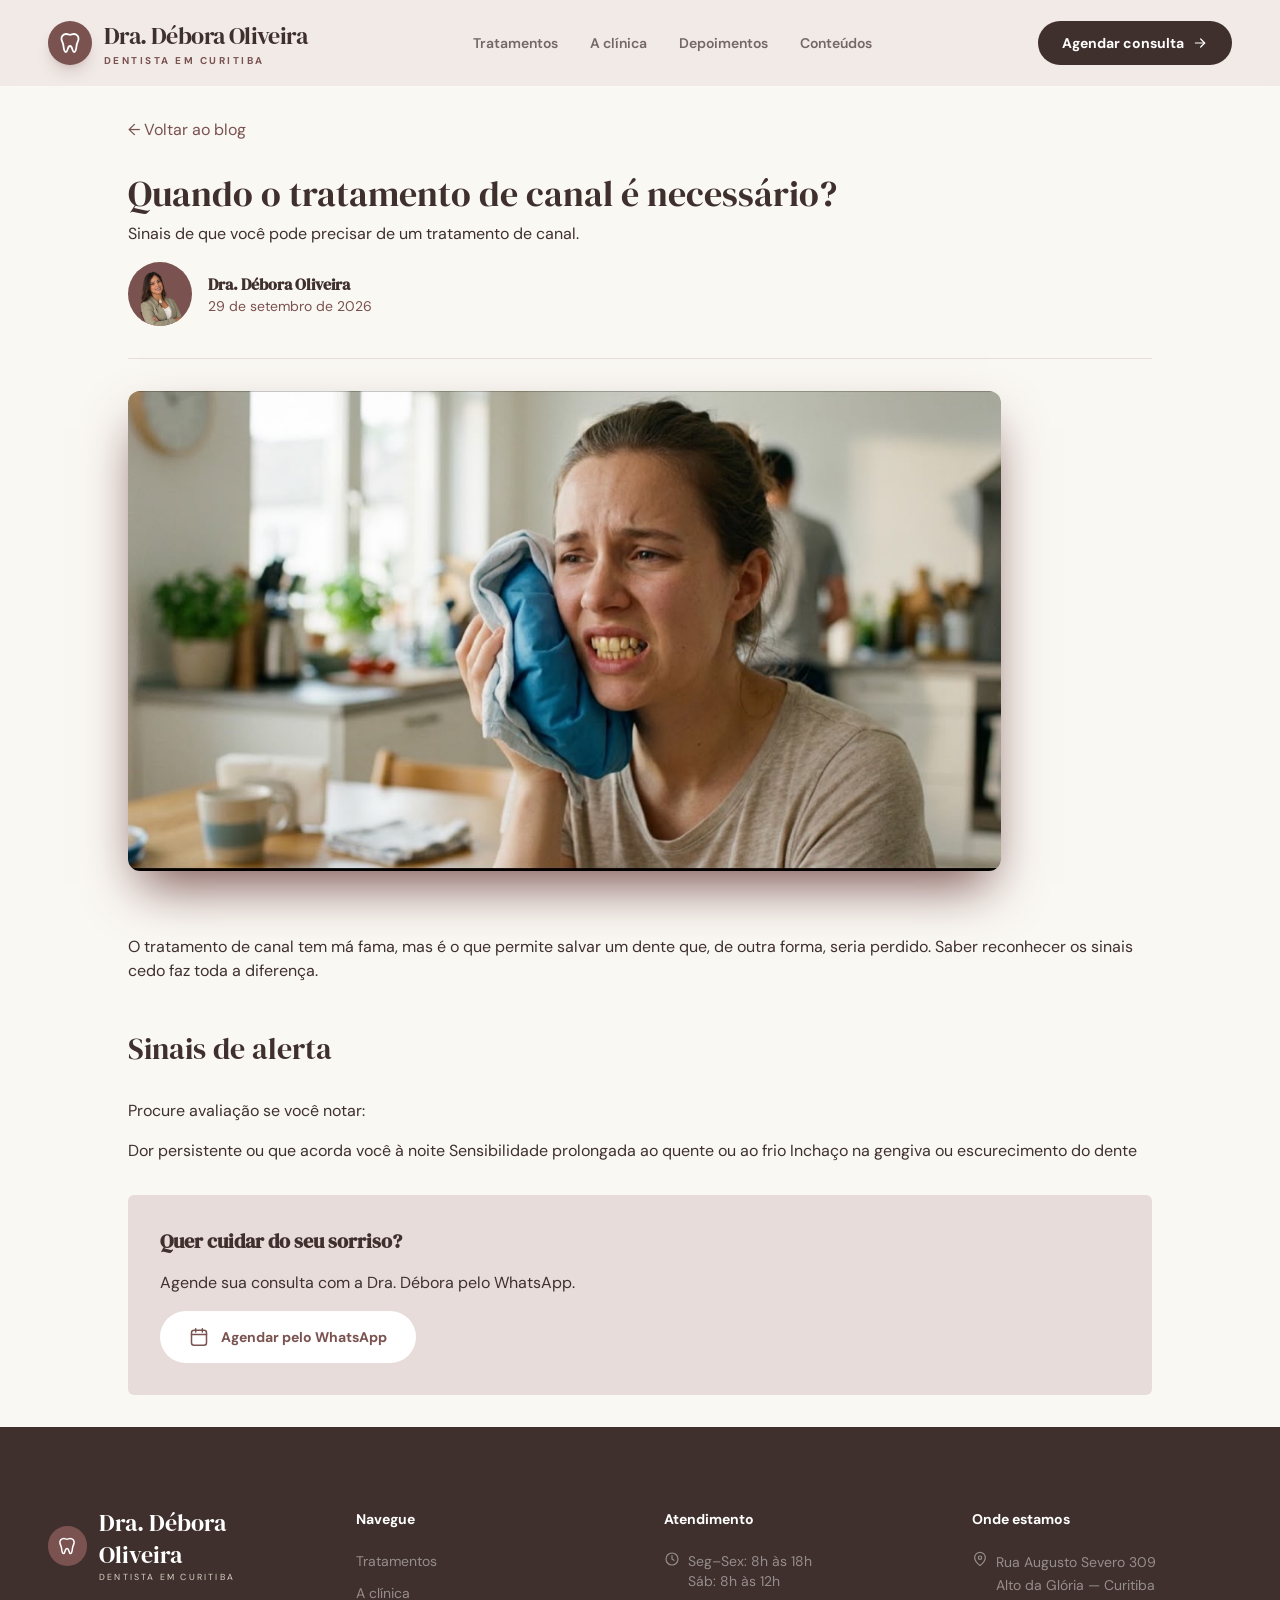
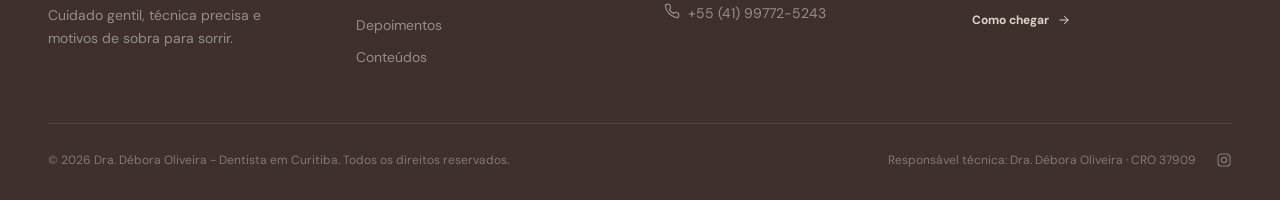
<file: blog/quando-fazer-canal.html>
<!DOCTYPE html><html lang="pt-BR"> <head><meta charset="UTF-8"><meta name="viewport" content="width=device-width"><meta name="description" content="Clínica geral e endodontia (canal) sem pressa, com cuidado e segurança"><meta name="robots" content="noindex, nofollow"><meta property="og:title" content="Dra. Débora Oliveira - Dentista em Curitiba"><meta property="og:description" content="Clínica geral e endodontia (canal) sem pressa, com cuidado e segurança"><meta name="generator" content="Astro v5.18.2"><title>Dra. Débora Oliveira - Dentista em Curitiba</title><link rel="stylesheet" href="/_astro/_slug_.C6Ejcd5E.css">
<link rel="stylesheet" href="/_astro/_slug_.XqIcoEyH.css"></head> <body>  <main> <header class="sticky top-0 z-50 pb-5 bg-mist/50 backdrop-blur-sm"> <div class="pt-5 mx-auto flex max-w-7xl items-center justify-between px-5 md:px-8 lg:px-12"> <a href="/" class="flex items-center gap-3" aria-label="Dra. Débora Oliveira - Dentista em Curitiba"> <span class="grid size-11 place-items-center rounded-full bg-teal text-white shadow-lg shadow-teal/20"> <svg viewBox="0 0 24 24" fill="none" stroke="currentColor" stroke-width="1.8" stroke-linecap="round" stroke-linejoin="round" class="size-6" aria-hidden="true">             <path d="M8.2 3C5.3 3 3 5.5 3.5 8.4c.4 2.3 1.7 3.5 2 6.8.2 2.3.8 5.8 2.5 5.8 2 0 1.2-6 4-6s2 6 4 6c1.7 0 2.3-3.5 2.5-5.8.3-3.3 1.6-4.5 2-6.8C21 5.5 18.7 3 15.8 3c-1.5 0-2.5.8-3.8.8S9.7 3 8.2 3Z"></path>  </svg> </span> <span class="leading-none"> <strong class="font-display text-2xl font-normal tracking-tight">Dra. Débora Oliveira</strong> <span class="mt-1 block text-[0.62rem] font-bold uppercase tracking-[0.25em] text-teal">Dentista em Curitiba</span> </span> </a> <nav class="hidden items-center gap-8 text-sm font-semibold lg:flex" aria-label="Navegação principal"> <a class="nav-link" href="/#tratamentos">Tratamentos</a> <a class="nav-link" href="/#sobre">A clínica</a> <a class="nav-link" href="/#depoimentos">Depoimentos</a> <a class="nav-link" href="/#conteudos">Conteúdos</a> </nav> <a href="#contato" class="hidden items-center gap-2 rounded-full bg-ink px-6 py-3 text-sm font-bold text-white transition hover:-translate-y-0.5 hover:bg-teal lg:flex">
Agendar consulta <svg viewBox="0 0 24 24" fill="none" stroke="currentColor" stroke-width="1.8" stroke-linecap="round" stroke-linejoin="round" class="size-4" aria-hidden="true"> <path d="M5 12h14"></path><path d="m13 6 6 6-6 6"></path>              </svg> </a> <button id="menu-toggle" class="grid size-11 place-items-center rounded-full border border-ink/10 bg-white/70 backdrop-blur lg:hidden" aria-label="Abrir menu" aria-expanded="false" aria-controls="mobile-menu"> <svg viewBox="0 0 24 24" fill="none" stroke="currentColor" stroke-width="1.8" stroke-linecap="round" stroke-linejoin="round" class="menu-open-icon size-5" aria-hidden="true">         <path d="M4 7h16M4 12h16M4 17h16"></path>      </svg> <svg viewBox="0 0 24 24" fill="none" stroke="currentColor" stroke-width="1.8" stroke-linecap="round" stroke-linejoin="round" class="menu-close-icon hidden size-5" aria-hidden="true">              <path d="M5 5l14 14M19 5 5 19"></path> </svg> </button> </div> <nav id="mobile-menu" class="mx-5 hidden flex-col gap-1 rounded-3xl border border-ink/10 bg-white p-3 shadow-xl lg:hidden" aria-label="Menu móvel"> <a href="#tratamentos" class="mobile-menu-link rounded-2xl px-5 py-3 font-semibold hover:bg-mist"> Tratamentos </a><a href="#sobre" class="mobile-menu-link rounded-2xl px-5 py-3 font-semibold hover:bg-mist"> A clínica </a><a href="#depoimentos" class="mobile-menu-link rounded-2xl px-5 py-3 font-semibold hover:bg-mist"> Depoimentos </a><a href="#conteudos" class="mobile-menu-link rounded-2xl px-5 py-3 font-semibold hover:bg-mist"> Conteúdos </a><a href="#contato" class="mobile-menu-link rounded-2xl px-5 py-3 font-semibold hover:bg-mist"> Agendar consulta </a> </nav> </header> <div class="place-items-center px-8 lg:px-32 py-8"> <div class="mb-8 pb-8 border-b border-b-mist"> <p class="flex items-center text-teal"> <a href="/blog"> ← Voltar ao blog </a> </p> <h1 class="text-4xl font-display mt-8 mb-2">Quando o tratamento de canal é necessário?</h1> <p>Sinais de que você pode precisar de um tratamento de canal.</p> <div class="flex items-center gap-4 mt-4"> <div class="h-16 w-16 overflow-hidden bg-teal rounded-full"> <img src="/perfil.webp" alt="Dra. Débora Oliveira"> </div> <div> <p class="font-bold font-display">Dra. Débora Oliveira</p> <p class="text-sm text-teal"> 29 de setembro de 2026 </p> </div> </div> </div> <img class="max-h-120 rounded-xl shadow-2xl shadow-teal mb-16 before:bg-teal before:absolute before:-ml-16" src="/blog/quando-fazer-canal.jpeg" alt="Mulher com dente doendo"> <div class="flex flex-col gap-4"> <p>O tratamento de canal tem má fama, mas é o que permite salvar um dente que, de outra forma, seria perdido. Saber reconhecer os sinais cedo faz toda a diferença.</p>
<h2 id="sinais-de-alerta">Sinais de alerta</h2>
<p>Procure avaliação se você notar:</p>
<p>Dor persistente ou que acorda você à noite
Sensibilidade prolongada ao quente ou ao frio
Inchaço na gengiva ou escurecimento do dente</p> </div> <div class="bg-mist mt-8 w-full p-8 rounded-md grid gap-4"> <h3 class="font-display font-bold text-xl">Quer cuidar do seu sorriso?</h3> <p>Agende sua consulta com a Dra. Débora pelo WhatsApp.</p> <div> <a href="https://wa.me/5541997725243" target="_blank" rel="noreferrer" class="inline-flex min-w-64 items-center justify-center gap-3 rounded-full bg-white px-7 py-4 text-sm font-bold text-teal transition hover:-translate-y-1 hover:shadow-xl"> <svg viewBox="0 0 24 24" fill="none" stroke="currentColor" stroke-width="1.8" stroke-linecap="round" stroke-linejoin="round" class="size-5" aria-hidden="true">  <path d="M8 2v4M16 2v4M3 9h18"></path><rect x="3" y="4" width="18" height="18" rx="3"></rect>             </svg> Agendar pelo WhatsApp
</a> </div> </div> </div> </main> <footer class="bg-ink px-5 pb-8 pt-20 text-white md:px-8 lg:px-12"> <div class="mx-auto max-w-7xl"> <div class="grid gap-12 border-b border-white/10 pb-14 md:grid-cols-2 lg:grid-cols-4"> <div> <a href="#inicio" class="flex items-center gap-3"> <span class="grid size-10 place-items-center rounded-full bg-teal"><svg viewBox="0 0 24 24" fill="none" stroke="currentColor" stroke-width="1.8" stroke-linecap="round" stroke-linejoin="round" class="size-5" aria-hidden="true">             <path d="M8.2 3C5.3 3 3 5.5 3.5 8.4c.4 2.3 1.7 3.5 2 6.8.2 2.3.8 5.8 2.5 5.8 2 0 1.2-6 4-6s2 6 4 6c1.7 0 2.3-3.5 2.5-5.8.3-3.3 1.6-4.5 2-6.8C21 5.5 18.7 3 15.8 3c-1.5 0-2.5.8-3.8.8S9.7 3 8.2 3Z"></path>  </svg></span> <span><strong class="font-display text-2xl font-normal">Dra. Débora Oliveira</strong><span class="block text-[0.55rem] uppercase tracking-[0.25em] text-teal-light">Dentista em Curitiba</span></span> </a> <p class="mt-5 max-w-xs text-sm leading-relaxed text-white/45">
Cuidado gentil, técnica precisa e motivos de sobra para sorrir.
</p> </div> <div> <strong class="text-sm">Navegue</strong><div class="mt-5 flex flex-col gap-3 text-sm text-white/45"> <a href="/#tratamentos" class="hover:text-white">Tratamentos</a><a href="/#sobre" class="hover:text-white">A clínica</a><a href="/#depoimentos" class="hover:text-white">Depoimentos</a><a href="/#conteudos" class="hover:text-white">Conteúdos</a> </div> </div> <div> <strong class="text-sm">Atendimento</strong><div class="mt-5 space-y-3 text-sm text-white/45"> <p class="flex gap-2"> <svg viewBox="0 0 24 24" fill="none" stroke="currentColor" stroke-width="1.8" stroke-linecap="round" stroke-linejoin="round" class="size-4 shrink-0" aria-hidden="true">     <circle cx="12" cy="12" r="9"></circle><path d="M12 7v5l3 2"></path>          </svg> Seg–Sex: 8h às 18h<br>Sáb: 8h às 12h
</p><p class="flex gap-2"> <svg viewBox="0 0 24 24" fill="none" stroke="currentColor" stroke-width="1.8" stroke-linecap="round" stroke-linejoin="round" class="size-4 shrink-0" aria-hidden="true">          <path d="M22 16.9v3a2 2 0 0 1-2.2 2 19.8 19.8 0 0 1-8.6-3.1 19.4 19.4 0 0 1-6-6A19.8 19.8 0 0 1 2.1 4.2 2 2 0 0 1 4.1 2h3a2 2 0 0 1 2 1.7c.1 1 .4 2 .7 2.8a2 2 0 0 1-.5 2.1L8.1 9.9a16 16 0 0 0 6 6l1.3-1.3a2 2 0 0 1 2.1-.5c.9.3 1.8.6 2.8.7a2 2 0 0 1 1.7 2.1Z"></path>     </svg> +55 (41) 99772-5243 </p> </div> </div> <div> <strong class="text-sm">Onde estamos</strong><p class="mt-5 flex gap-2 text-sm leading-relaxed text-white/45"> <svg viewBox="0 0 24 24" fill="none" stroke="currentColor" stroke-width="1.8" stroke-linecap="round" stroke-linejoin="round" class="size-4 shrink-0" aria-hidden="true">        <path d="M20 10c0 5-8 12-8 12S4 15 4 10a8 8 0 1 1 16 0Z"></path><circle cx="12" cy="10" r="2.5"></circle>       </svg> Rua Augusto Severo 309<br>Alto da Glória — Curitiba </p><a href="#contato" class="mt-4 inline-flex items-center gap-2 text-xs font-bold text-teal-light">Como chegar <svg viewBox="0 0 24 24" fill="none" stroke="currentColor" stroke-width="1.8" stroke-linecap="round" stroke-linejoin="round" class="size-3.5" aria-hidden="true"> <path d="M5 12h14"></path><path d="m13 6 6 6-6 6"></path>              </svg></a> </div> </div> <div class="flex flex-col gap-4 pt-7 text-xs text-white/35 sm:flex-row sm:items-center sm:justify-between"> <p>© 2026 Dra. Débora Oliveira - Dentista em Curitiba. Todos os direitos reservados.</p> <div class="flex items-center gap-5"> <span>Responsável técnica: Dra. Débora Oliveira · CRO 37909</span><a href="/" aria-label="Instagram" class="hover:text-white"><svg viewBox="0 0 24 24" fill="none" stroke="currentColor" stroke-width="1.8" stroke-linecap="round" stroke-linejoin="round" class="size-4" aria-hidden="true">       <rect x="3" y="3" width="18" height="18" rx="5"></rect><circle cx="12" cy="12" r="4"></circle><path d="M17.5 6.5h.01"></path>        </svg></a> </div> </div> </div> </footer>  </body></html>
</file>
<file: _astro/_slug_.C6Ejcd5E.css>
@import"https://fonts.googleapis.com/css2?family=DM+Sans:wght@400;500;600;700&family=DM+Serif+Display:ital@0;1&display=swap";/*! tailwindcss v4.2.2 | MIT License | https://tailwindcss.com */@layer properties{@supports (((-webkit-hyphens:none)) and (not (margin-trim:inline))) or ((-moz-orient:inline) and (not (color:rgb(from red r g b)))){*,:before,:after,::backdrop{--tw-rotate-x:initial;--tw-rotate-y:initial;--tw-rotate-z:initial;--tw-skew-x:initial;--tw-skew-y:initial;--tw-space-y-reverse:0;--tw-divide-y-reverse:0;--tw-border-style:solid;--tw-gradient-position:initial;--tw-gradient-from:#0000;--tw-gradient-via:#0000;--tw-gradient-to:#0000;--tw-gradient-stops:initial;--tw-gradient-via-stops:initial;--tw-gradient-from-position:0%;--tw-gradient-via-position:50%;--tw-gradient-to-position:100%;--tw-leading:initial;--tw-font-weight:initial;--tw-tracking:initial;--tw-shadow:0 0 #0000;--tw-shadow-color:initial;--tw-shadow-alpha:100%;--tw-inset-shadow:0 0 #0000;--tw-inset-shadow-color:initial;--tw-inset-shadow-alpha:100%;--tw-ring-color:initial;--tw-ring-shadow:0 0 #0000;--tw-inset-ring-color:initial;--tw-inset-ring-shadow:0 0 #0000;--tw-ring-inset:initial;--tw-ring-offset-width:0px;--tw-ring-offset-color:#fff;--tw-ring-offset-shadow:0 0 #0000;--tw-blur:initial;--tw-brightness:initial;--tw-contrast:initial;--tw-grayscale:initial;--tw-hue-rotate:initial;--tw-invert:initial;--tw-opacity:initial;--tw-saturate:initial;--tw-sepia:initial;--tw-drop-shadow:initial;--tw-drop-shadow-color:initial;--tw-drop-shadow-alpha:100%;--tw-drop-shadow-size:initial;--tw-backdrop-blur:initial;--tw-backdrop-brightness:initial;--tw-backdrop-contrast:initial;--tw-backdrop-grayscale:initial;--tw-backdrop-hue-rotate:initial;--tw-backdrop-invert:initial;--tw-backdrop-opacity:initial;--tw-backdrop-saturate:initial;--tw-backdrop-sepia:initial;--tw-duration:initial;--tw-translate-x:0;--tw-translate-y:0;--tw-translate-z:0;--tw-content:""}}}@layer theme{:root,:host{--font-sans:"DM Sans", sans-serif;--font-mono:ui-monospace, SFMono-Regular, Menlo, Monaco, Consolas, "Liberation Mono", "Courier New", monospace;--color-white:#fff;--spacing:.25rem;--container-xs:20rem;--container-sm:24rem;--container-xl:36rem;--container-2xl:42rem;--container-3xl:48rem;--container-4xl:56rem;--container-6xl:72rem;--container-7xl:80rem;--text-xs:.75rem;--text-xs--line-height:calc(1 / .75);--text-sm:.875rem;--text-sm--line-height:calc(1.25 / .875);--text-base:1rem;--text-base--line-height: 1.5 ;--text-lg:1.125rem;--text-lg--line-height:calc(1.75 / 1.125);--text-xl:1.25rem;--text-xl--line-height:calc(1.75 / 1.25);--text-2xl:1.5rem;--text-2xl--line-height:calc(2 / 1.5);--text-3xl:1.875rem;--text-3xl--line-height: 1.2 ;--text-4xl:2.25rem;--text-4xl--line-height:calc(2.5 / 2.25);--text-5xl:3rem;--text-5xl--line-height:1;--text-6xl:3.75rem;--text-6xl--line-height:1;--text-7xl:4.5rem;--text-7xl--line-height:1;--font-weight-light:300;--font-weight-normal:400;--font-weight-semibold:600;--font-weight-bold:700;--tracking-tight:-.025em;--tracking-wider:.05em;--tracking-widest:.1em;--leading-tight:1.25;--leading-snug:1.375;--leading-relaxed:1.625;--radius-md:.375rem;--radius-xl:.75rem;--radius-2xl:1rem;--radius-3xl:1.5rem;--radius-4xl:2rem;--blur-sm:8px;--default-transition-duration:.15s;--default-transition-timing-function:cubic-bezier(.4, 0, .2, 1);--default-font-family:var(--font-sans);--default-mono-font-family:var(--font-mono);--font-display:"DM Serif Display", serif;--color-ink:#3f302e;--color-teal:#7a5250;--color-teal-light:#dad5c6;--color-coral:#ad7f70;--color-coral-light:#dad5c6;--color-coral-dark:#7a5250;--color-mist:#e8dcda;--color-surface:#faf8f3}}@layer base{*,:after,:before,::backdrop{box-sizing:border-box;border:0 solid;margin:0;padding:0}::file-selector-button{box-sizing:border-box;border:0 solid;margin:0;padding:0}html,:host{-webkit-text-size-adjust:100%;tab-size:4;line-height:1.5;font-family:var(--default-font-family,ui-sans-serif, system-ui, sans-serif, "Apple Color Emoji", "Segoe UI Emoji", "Segoe UI Symbol", "Noto Color Emoji");font-feature-settings:var(--default-font-feature-settings,normal);font-variation-settings:var(--default-font-variation-settings,normal);-webkit-tap-highlight-color:transparent}hr{height:0;color:inherit;border-top-width:1px}abbr:where([title]){-webkit-text-decoration:underline dotted;text-decoration:underline dotted}h1,h2,h3,h4,h5,h6{font-size:inherit;font-weight:inherit}a{color:inherit;-webkit-text-decoration:inherit;text-decoration:inherit}b,strong{font-weight:bolder}code,kbd,samp,pre{font-family:var(--default-mono-font-family,ui-monospace, SFMono-Regular, Menlo, Monaco, Consolas, "Liberation Mono", "Courier New", monospace);font-feature-settings:var(--default-mono-font-feature-settings,normal);font-variation-settings:var(--default-mono-font-variation-settings,normal);font-size:1em}small{font-size:80%}sub,sup{vertical-align:baseline;font-size:75%;line-height:0;position:relative}sub{bottom:-.25em}sup{top:-.5em}table{text-indent:0;border-color:inherit;border-collapse:collapse}:-moz-focusring{outline:auto}progress{vertical-align:baseline}summary{display:list-item}ol,ul,menu{list-style:none}img,svg,video,canvas,audio,iframe,embed,object{vertical-align:middle;display:block}img,video{max-width:100%;height:auto}button,input,select,optgroup,textarea{font:inherit;font-feature-settings:inherit;font-variation-settings:inherit;letter-spacing:inherit;color:inherit;opacity:1;background-color:#0000;border-radius:0}::file-selector-button{font:inherit;font-feature-settings:inherit;font-variation-settings:inherit;letter-spacing:inherit;color:inherit;opacity:1;background-color:#0000;border-radius:0}:where(select:is([multiple],[size])) optgroup{font-weight:bolder}:where(select:is([multiple],[size])) optgroup option{padding-inline-start:20px}::file-selector-button{margin-inline-end:4px}::placeholder{opacity:1}@supports (not ((-webkit-appearance:-apple-pay-button))) or (contain-intrinsic-size:1px){::placeholder{color:currentColor}@supports (color:color-mix(in lab,red,red)){::placeholder{color:color-mix(in oklab,currentcolor 50%,transparent)}}}textarea{resize:vertical}::-webkit-search-decoration{-webkit-appearance:none}::-webkit-date-and-time-value{min-height:1lh;text-align:inherit}::-webkit-datetime-edit{display:inline-flex}::-webkit-datetime-edit-fields-wrapper{padding:0}::-webkit-datetime-edit{padding-block:0}::-webkit-datetime-edit-year-field{padding-block:0}::-webkit-datetime-edit-month-field{padding-block:0}::-webkit-datetime-edit-day-field{padding-block:0}::-webkit-datetime-edit-hour-field{padding-block:0}::-webkit-datetime-edit-minute-field{padding-block:0}::-webkit-datetime-edit-second-field{padding-block:0}::-webkit-datetime-edit-millisecond-field{padding-block:0}::-webkit-datetime-edit-meridiem-field{padding-block:0}::-webkit-calendar-picker-indicator{line-height:1}:-moz-ui-invalid{box-shadow:none}button,input:where([type=button],[type=reset],[type=submit]){appearance:button}::file-selector-button{appearance:button}::-webkit-inner-spin-button{height:auto}::-webkit-outer-spin-button{height:auto}[hidden]:where(:not([hidden=until-found])){display:none!important}}@layer components;@layer utilities{.pointer-events-none{pointer-events:none}.absolute{position:absolute}.relative{position:relative}.sticky{position:sticky}.inset-0{inset:calc(var(--spacing) * 0)}.start{inset-inline-start:var(--spacing)}.-top-28{top:calc(var(--spacing) * -28)}.top-0{top:calc(var(--spacing) * 0)}.top-6{top:calc(var(--spacing) * 6)}.top-14{top:calc(var(--spacing) * 14)}.top-32{top:calc(var(--spacing) * 32)}.top-56{top:calc(var(--spacing) * 56)}.-right-3{right:calc(var(--spacing) * -3)}.-right-28{right:calc(var(--spacing) * -28)}.right-1\/3{right:33.3333%}.right-5{right:calc(var(--spacing) * 5)}.right-6{right:calc(var(--spacing) * 6)}.-bottom-5{bottom:calc(var(--spacing) * -5)}.-bottom-7{bottom:calc(var(--spacing) * -7)}.bottom-8{bottom:calc(var(--spacing) * 8)}.-left-28{left:calc(var(--spacing) * -28)}.left-0{left:calc(var(--spacing) * 0)}.left-10{left:calc(var(--spacing) * 10)}.z-10{z-index:10}.z-50{z-index:50}.mx-5{margin-inline:calc(var(--spacing) * 5)}.mx-auto{margin-inline:auto}.mt-0\.5{margin-top:calc(var(--spacing) * .5)}.mt-1{margin-top:calc(var(--spacing) * 1)}.mt-3{margin-top:calc(var(--spacing) * 3)}.mt-4{margin-top:calc(var(--spacing) * 4)}.mt-5{margin-top:calc(var(--spacing) * 5)}.mt-6{margin-top:calc(var(--spacing) * 6)}.mt-7{margin-top:calc(var(--spacing) * 7)}.mt-8{margin-top:calc(var(--spacing) * 8)}.mt-9{margin-top:calc(var(--spacing) * 9)}.mt-10{margin-top:calc(var(--spacing) * 10)}.mt-12{margin-top:calc(var(--spacing) * 12)}.mt-14{margin-top:calc(var(--spacing) * 14)}.mb-2{margin-bottom:calc(var(--spacing) * 2)}.mb-6{margin-bottom:calc(var(--spacing) * 6)}.mb-8{margin-bottom:calc(var(--spacing) * 8)}.mb-12{margin-bottom:calc(var(--spacing) * 12)}.mb-16{margin-bottom:calc(var(--spacing) * 16)}.ml-auto{margin-left:auto}.block{display:block}.flex{display:flex}.grid{display:grid}.hidden{display:none}.inline-flex{display:inline-flex}.aspect-5\/4{aspect-ratio:5/4}.aspect-16\/8{aspect-ratio:16/8}.aspect-\[4\/5\]{aspect-ratio:4/5}.size-2{width:calc(var(--spacing) * 2);height:calc(var(--spacing) * 2)}.size-3\.5{width:calc(var(--spacing) * 3.5);height:calc(var(--spacing) * 3.5)}.size-4{width:calc(var(--spacing) * 4);height:calc(var(--spacing) * 4)}.size-5{width:calc(var(--spacing) * 5);height:calc(var(--spacing) * 5)}.size-6{width:calc(var(--spacing) * 6);height:calc(var(--spacing) * 6)}.size-7{width:calc(var(--spacing) * 7);height:calc(var(--spacing) * 7)}.size-8{width:calc(var(--spacing) * 8);height:calc(var(--spacing) * 8)}.size-10{width:calc(var(--spacing) * 10);height:calc(var(--spacing) * 10)}.size-11{width:calc(var(--spacing) * 11);height:calc(var(--spacing) * 11)}.size-12{width:calc(var(--spacing) * 12);height:calc(var(--spacing) * 12)}.size-14{width:calc(var(--spacing) * 14);height:calc(var(--spacing) * 14)}.size-16{width:calc(var(--spacing) * 16);height:calc(var(--spacing) * 16)}.size-72{width:calc(var(--spacing) * 72);height:calc(var(--spacing) * 72)}.size-80{width:calc(var(--spacing) * 80);height:calc(var(--spacing) * 80)}.h-16{height:calc(var(--spacing) * 16)}.h-full{height:100%}.max-h-120{max-height:calc(var(--spacing) * 120)}.min-h-\[52rem\]{min-height:52rem}.w-16{width:calc(var(--spacing) * 16)}.w-\[88\%\]{width:88%}.w-full{width:100%}.max-w-2xl{max-width:var(--container-2xl)}.max-w-3xl{max-width:var(--container-3xl)}.max-w-4xl{max-width:var(--container-4xl)}.max-w-6xl{max-width:var(--container-6xl)}.max-w-7xl{max-width:var(--container-7xl)}.max-w-\[15rem\]{max-width:15rem}.max-w-sm{max-width:var(--container-sm)}.max-w-xl{max-width:var(--container-xl)}.max-w-xs{max-width:var(--container-xs)}.min-w-64{min-width:calc(var(--spacing) * 64)}.flex-1{flex:1}.shrink-0{flex-shrink:0}.transform{transform:var(--tw-rotate-x,) var(--tw-rotate-y,) var(--tw-rotate-z,) var(--tw-skew-x,) var(--tw-skew-y,)}.cursor-pointer{cursor:pointer}.scroll-mt-10{scroll-margin-top:calc(var(--spacing) * 10)}.scroll-mt-20{scroll-margin-top:calc(var(--spacing) * 20)}.list-none{list-style-type:none}.grid-cols-1{grid-template-columns:repeat(1,minmax(0,1fr))}.grid-cols-\[3\.5rem_1fr_auto\]{grid-template-columns:3.5rem 1fr auto}.flex-col{flex-direction:column}.flex-wrap{flex-wrap:wrap}.place-items-center{place-items:center}.items-center{align-items:center}.justify-between{justify-content:space-between}.justify-center{justify-content:center}.gap-1{gap:calc(var(--spacing) * 1)}.gap-2{gap:calc(var(--spacing) * 2)}.gap-3{gap:calc(var(--spacing) * 3)}.gap-4{gap:calc(var(--spacing) * 4)}.gap-5{gap:calc(var(--spacing) * 5)}.gap-6{gap:calc(var(--spacing) * 6)}.gap-8{gap:calc(var(--spacing) * 8)}.gap-10{gap:calc(var(--spacing) * 10)}.gap-12{gap:calc(var(--spacing) * 12)}.gap-14{gap:calc(var(--spacing) * 14)}:where(.space-y-3>:not(:last-child)){--tw-space-y-reverse:0;margin-block-start:calc(calc(var(--spacing) * 3) * var(--tw-space-y-reverse));margin-block-end:calc(calc(var(--spacing) * 3) * calc(1 - var(--tw-space-y-reverse)))}.gap-x-7{column-gap:calc(var(--spacing) * 7)}.gap-y-2{row-gap:calc(var(--spacing) * 2)}.gap-y-3{row-gap:calc(var(--spacing) * 3)}:where(.divide-y>:not(:last-child)){--tw-divide-y-reverse:0;border-bottom-style:var(--tw-border-style);border-top-style:var(--tw-border-style);border-top-width:calc(1px * var(--tw-divide-y-reverse));border-bottom-width:calc(1px * calc(1 - var(--tw-divide-y-reverse)))}:where(.divide-ink\/10>:not(:last-child)){border-color:#3f302e1a}@supports (color:color-mix(in lab,red,red)){:where(.divide-ink\/10>:not(:last-child)){border-color:color-mix(in oklab,var(--color-ink) 10%,transparent)}}.overflow-hidden{overflow:hidden}.rounded-2xl{border-radius:var(--radius-2xl)}.rounded-3xl{border-radius:var(--radius-3xl)}.rounded-4xl{border-radius:var(--radius-4xl)}.rounded-\[2\.5rem\]{border-radius:2.5rem}.rounded-\[3\.5rem_3\.5rem_10rem_3\.5rem\]{border-radius:3.5rem 3.5rem 10rem}.rounded-full{border-radius:3.40282e38px}.rounded-md{border-radius:var(--radius-md)}.rounded-xl{border-radius:var(--radius-xl)}.border{border-style:var(--tw-border-style);border-width:1px}.border-\[3rem\]{border-style:var(--tw-border-style);border-width:3rem}.border-y{border-block-style:var(--tw-border-style);border-block-width:1px}.border-t{border-top-style:var(--tw-border-style);border-top-width:1px}.border-b{border-bottom-style:var(--tw-border-style);border-bottom-width:1px}.border-ink\/8{border-color:#3f302e14}@supports (color:color-mix(in lab,red,red)){.border-ink\/8{border-color:color-mix(in oklab,var(--color-ink) 8%,transparent)}}.border-ink\/10{border-color:#3f302e1a}@supports (color:color-mix(in lab,red,red)){.border-ink\/10{border-color:color-mix(in oklab,var(--color-ink) 10%,transparent)}}.border-ink\/15{border-color:#3f302e26}@supports (color:color-mix(in lab,red,red)){.border-ink\/15{border-color:color-mix(in oklab,var(--color-ink) 15%,transparent)}}.border-teal\/15{border-color:#7a525026}@supports (color:color-mix(in lab,red,red)){.border-teal\/15{border-color:color-mix(in oklab,var(--color-teal) 15%,transparent)}}.border-transparent{border-color:#0000}.border-white\/5{border-color:#ffffff0d}@supports (color:color-mix(in lab,red,red)){.border-white\/5{border-color:color-mix(in oklab,var(--color-white) 5%,transparent)}}.border-white\/10{border-color:#ffffff1a}@supports (color:color-mix(in lab,red,red)){.border-white\/10{border-color:color-mix(in oklab,var(--color-white) 10%,transparent)}}.border-b-mist{border-bottom-color:var(--color-mist)}.bg-coral{background-color:var(--color-coral)}.bg-coral\/20{background-color:#ad7f7033}@supports (color:color-mix(in lab,red,red)){.bg-coral\/20{background-color:color-mix(in oklab,var(--color-coral) 20%,transparent)}}.bg-coral\/70{background-color:#ad7f70b3}@supports (color:color-mix(in lab,red,red)){.bg-coral\/70{background-color:color-mix(in oklab,var(--color-coral) 70%,transparent)}}.bg-ink{background-color:var(--color-ink)}.bg-mist{background-color:var(--color-mist)}.bg-mist\/50{background-color:#e8dcda80}@supports (color:color-mix(in lab,red,red)){.bg-mist\/50{background-color:color-mix(in oklab,var(--color-mist) 50%,transparent)}}.bg-surface{background-color:var(--color-surface)}.bg-teal{background-color:var(--color-teal)}.bg-teal-light\/15{background-color:#dad5c626}@supports (color:color-mix(in lab,red,red)){.bg-teal-light\/15{background-color:color-mix(in oklab,var(--color-teal-light) 15%,transparent)}}.bg-white{background-color:var(--color-white)}.bg-white\/15{background-color:#ffffff26}@supports (color:color-mix(in lab,red,red)){.bg-white\/15{background-color:color-mix(in oklab,var(--color-white) 15%,transparent)}}.bg-white\/60{background-color:#fff9}@supports (color:color-mix(in lab,red,red)){.bg-white\/60{background-color:color-mix(in oklab,var(--color-white) 60%,transparent)}}.bg-white\/70{background-color:#ffffffb3}@supports (color:color-mix(in lab,red,red)){.bg-white\/70{background-color:color-mix(in oklab,var(--color-white) 70%,transparent)}}.bg-gradient-to-t{--tw-gradient-position:to top in oklab;background-image:linear-gradient(var(--tw-gradient-stops))}.from-ink\/20{--tw-gradient-from:#3f302e33}@supports (color:color-mix(in lab,red,red)){.from-ink\/20{--tw-gradient-from:color-mix(in oklab, var(--color-ink) 20%, transparent)}}.from-ink\/20{--tw-gradient-stops:var(--tw-gradient-via-stops,var(--tw-gradient-position), var(--tw-gradient-from) var(--tw-gradient-from-position), var(--tw-gradient-to) var(--tw-gradient-to-position))}.via-transparent{--tw-gradient-via:transparent;--tw-gradient-via-stops:var(--tw-gradient-position), var(--tw-gradient-from) var(--tw-gradient-from-position), var(--tw-gradient-via) var(--tw-gradient-via-position), var(--tw-gradient-to) var(--tw-gradient-to-position);--tw-gradient-stops:var(--tw-gradient-via-stops)}.to-transparent{--tw-gradient-to:transparent;--tw-gradient-stops:var(--tw-gradient-via-stops,var(--tw-gradient-position), var(--tw-gradient-from) var(--tw-gradient-from-position), var(--tw-gradient-to) var(--tw-gradient-to-position))}.object-cover{object-fit:cover}.object-center{object-position:center}.p-3{padding:calc(var(--spacing) * 3)}.p-4{padding:calc(var(--spacing) * 4)}.p-5{padding:calc(var(--spacing) * 5)}.p-7{padding:calc(var(--spacing) * 7)}.p-8{padding:calc(var(--spacing) * 8)}.px-4{padding-inline:calc(var(--spacing) * 4)}.px-5{padding-inline:calc(var(--spacing) * 5)}.px-6{padding-inline:calc(var(--spacing) * 6)}.px-7{padding-inline:calc(var(--spacing) * 7)}.px-8{padding-inline:calc(var(--spacing) * 8)}.py-1{padding-block:calc(var(--spacing) * 1)}.py-2{padding-block:calc(var(--spacing) * 2)}.py-3{padding-block:calc(var(--spacing) * 3)}.py-4{padding-block:calc(var(--spacing) * 4)}.py-5{padding-block:calc(var(--spacing) * 5)}.py-6{padding-block:calc(var(--spacing) * 6)}.py-7{padding-block:calc(var(--spacing) * 7)}.py-8{padding-block:calc(var(--spacing) * 8)}.py-16{padding-block:calc(var(--spacing) * 16)}.py-24{padding-block:calc(var(--spacing) * 24)}.pt-4{padding-top:calc(var(--spacing) * 4)}.pt-5{padding-top:calc(var(--spacing) * 5)}.pt-7{padding-top:calc(var(--spacing) * 7)}.pt-8{padding-top:calc(var(--spacing) * 8)}.pt-10{padding-top:calc(var(--spacing) * 10)}.pt-20{padding-top:calc(var(--spacing) * 20)}.pr-10{padding-right:calc(var(--spacing) * 10)}.pb-5{padding-bottom:calc(var(--spacing) * 5)}.pb-6{padding-bottom:calc(var(--spacing) * 6)}.pb-8{padding-bottom:calc(var(--spacing) * 8)}.pb-14{padding-bottom:calc(var(--spacing) * 14)}.pb-16{padding-bottom:calc(var(--spacing) * 16)}.text-center{text-align:center}.text-left{text-align:left}.font-display{font-family:var(--font-display)}.text-2xl{font-size:var(--text-2xl);line-height:var(--tw-leading,var(--text-2xl--line-height))}.text-3xl{font-size:var(--text-3xl);line-height:var(--tw-leading,var(--text-3xl--line-height))}.text-4xl{font-size:var(--text-4xl);line-height:var(--tw-leading,var(--text-4xl--line-height))}.text-5xl{font-size:var(--text-5xl);line-height:var(--tw-leading,var(--text-5xl--line-height))}.text-6xl{font-size:var(--text-6xl);line-height:var(--tw-leading,var(--text-6xl--line-height))}.text-base{font-size:var(--text-base);line-height:var(--tw-leading,var(--text-base--line-height))}.text-lg{font-size:var(--text-lg);line-height:var(--tw-leading,var(--text-lg--line-height))}.text-sm{font-size:var(--text-sm);line-height:var(--tw-leading,var(--text-sm--line-height))}.text-xl{font-size:var(--text-xl);line-height:var(--tw-leading,var(--text-xl--line-height))}.text-xs{font-size:var(--text-xs);line-height:var(--tw-leading,var(--text-xs--line-height))}.text-\[0\.55rem\]{font-size:.55rem}.text-\[0\.62rem\]{font-size:.62rem}.leading-\[0\.98\]{--tw-leading:.98;line-height:.98}.leading-none{--tw-leading:1;line-height:1}.leading-relaxed{--tw-leading:var(--leading-relaxed);line-height:var(--leading-relaxed)}.leading-snug{--tw-leading:var(--leading-snug);line-height:var(--leading-snug)}.leading-tight{--tw-leading:var(--leading-tight);line-height:var(--leading-tight)}.font-bold{--tw-font-weight:var(--font-weight-bold);font-weight:var(--font-weight-bold)}.font-light{--tw-font-weight:var(--font-weight-light);font-weight:var(--font-weight-light)}.font-normal{--tw-font-weight:var(--font-weight-normal);font-weight:var(--font-weight-normal)}.font-semibold{--tw-font-weight:var(--font-weight-semibold);font-weight:var(--font-weight-semibold)}.tracking-\[0\.22em\]{--tw-tracking:.22em;letter-spacing:.22em}.tracking-\[0\.25em\]{--tw-tracking:.25em;letter-spacing:.25em}.tracking-tight{--tw-tracking:var(--tracking-tight);letter-spacing:var(--tracking-tight)}.tracking-wider{--tw-tracking:var(--tracking-wider);letter-spacing:var(--tracking-wider)}.tracking-widest{--tw-tracking:var(--tracking-widest);letter-spacing:var(--tracking-widest)}.text-coral{color:var(--color-coral)}.text-coral-dark{color:var(--color-coral-dark)}.text-coral-light{color:var(--color-coral-light)}.text-ink{color:var(--color-ink)}.text-ink\/20{color:#3f302e33}@supports (color:color-mix(in lab,red,red)){.text-ink\/20{color:color-mix(in oklab,var(--color-ink) 20%,transparent)}}.text-ink\/25{color:#3f302e40}@supports (color:color-mix(in lab,red,red)){.text-ink\/25{color:color-mix(in oklab,var(--color-ink) 25%,transparent)}}.text-ink\/45{color:#3f302e73}@supports (color:color-mix(in lab,red,red)){.text-ink\/45{color:color-mix(in oklab,var(--color-ink) 45%,transparent)}}.text-ink\/50{color:#3f302e80}@supports (color:color-mix(in lab,red,red)){.text-ink\/50{color:color-mix(in oklab,var(--color-ink) 50%,transparent)}}.text-ink\/55{color:#3f302e8c}@supports (color:color-mix(in lab,red,red)){.text-ink\/55{color:color-mix(in oklab,var(--color-ink) 55%,transparent)}}.text-ink\/60{color:#3f302e99}@supports (color:color-mix(in lab,red,red)){.text-ink\/60{color:color-mix(in oklab,var(--color-ink) 60%,transparent)}}.text-ink\/65{color:#3f302ea6}@supports (color:color-mix(in lab,red,red)){.text-ink\/65{color:color-mix(in oklab,var(--color-ink) 65%,transparent)}}.text-teal{color:var(--color-teal)}.text-teal-light{color:var(--color-teal-light)}.text-white{color:var(--color-white)}.text-white\/35{color:#ffffff59}@supports (color:color-mix(in lab,red,red)){.text-white\/35{color:color-mix(in oklab,var(--color-white) 35%,transparent)}}.text-white\/45{color:#ffffff73}@supports (color:color-mix(in lab,red,red)){.text-white\/45{color:color-mix(in oklab,var(--color-white) 45%,transparent)}}.text-white\/60{color:#fff9}@supports (color:color-mix(in lab,red,red)){.text-white\/60{color:color-mix(in oklab,var(--color-white) 60%,transparent)}}.text-white\/65{color:#ffffffa6}@supports (color:color-mix(in lab,red,red)){.text-white\/65{color:color-mix(in oklab,var(--color-white) 65%,transparent)}}.text-white\/75{color:#ffffffbf}@supports (color:color-mix(in lab,red,red)){.text-white\/75{color:color-mix(in oklab,var(--color-white) 75%,transparent)}}.uppercase{text-transform:uppercase}.shadow-2xl{--tw-shadow:0 25px 50px -12px var(--tw-shadow-color,#00000040);box-shadow:var(--tw-inset-shadow),var(--tw-inset-ring-shadow),var(--tw-ring-offset-shadow),var(--tw-ring-shadow),var(--tw-shadow)}.shadow-lg{--tw-shadow:0 10px 15px -3px var(--tw-shadow-color,#0000001a), 0 4px 6px -4px var(--tw-shadow-color,#0000001a);box-shadow:var(--tw-inset-shadow),var(--tw-inset-ring-shadow),var(--tw-ring-offset-shadow),var(--tw-ring-shadow),var(--tw-shadow)}.shadow-xl{--tw-shadow:0 20px 25px -5px var(--tw-shadow-color,#0000001a), 0 8px 10px -6px var(--tw-shadow-color,#0000001a);box-shadow:var(--tw-inset-shadow),var(--tw-inset-ring-shadow),var(--tw-ring-offset-shadow),var(--tw-ring-shadow),var(--tw-shadow)}.shadow-ink\/10{--tw-shadow-color:#3f302e1a}@supports (color:color-mix(in lab,red,red)){.shadow-ink\/10{--tw-shadow-color:color-mix(in oklab, color-mix(in oklab, var(--color-ink) 10%, transparent) var(--tw-shadow-alpha), transparent)}}.shadow-ink\/20{--tw-shadow-color:#3f302e33}@supports (color:color-mix(in lab,red,red)){.shadow-ink\/20{--tw-shadow-color:color-mix(in oklab, color-mix(in oklab, var(--color-ink) 20%, transparent) var(--tw-shadow-alpha), transparent)}}.shadow-teal{--tw-shadow-color:#7a5250}@supports (color:color-mix(in lab,red,red)){.shadow-teal{--tw-shadow-color:color-mix(in oklab, var(--color-teal) var(--tw-shadow-alpha), transparent)}}.shadow-teal\/20{--tw-shadow-color:#7a525033}@supports (color:color-mix(in lab,red,red)){.shadow-teal\/20{--tw-shadow-color:color-mix(in oklab, color-mix(in oklab, var(--color-teal) 20%, transparent) var(--tw-shadow-alpha), transparent)}}.filter{filter:var(--tw-blur,) var(--tw-brightness,) var(--tw-contrast,) var(--tw-grayscale,) var(--tw-hue-rotate,) var(--tw-invert,) var(--tw-saturate,) var(--tw-sepia,) var(--tw-drop-shadow,)}.backdrop-blur{--tw-backdrop-blur:blur(8px);-webkit-backdrop-filter:var(--tw-backdrop-blur,) var(--tw-backdrop-brightness,) var(--tw-backdrop-contrast,) var(--tw-backdrop-grayscale,) var(--tw-backdrop-hue-rotate,) var(--tw-backdrop-invert,) var(--tw-backdrop-opacity,) var(--tw-backdrop-saturate,) var(--tw-backdrop-sepia,);backdrop-filter:var(--tw-backdrop-blur,) var(--tw-backdrop-brightness,) var(--tw-backdrop-contrast,) var(--tw-backdrop-grayscale,) var(--tw-backdrop-hue-rotate,) var(--tw-backdrop-invert,) var(--tw-backdrop-opacity,) var(--tw-backdrop-saturate,) var(--tw-backdrop-sepia,)}.backdrop-blur-sm{--tw-backdrop-blur:blur(var(--blur-sm));-webkit-backdrop-filter:var(--tw-backdrop-blur,) var(--tw-backdrop-brightness,) var(--tw-backdrop-contrast,) var(--tw-backdrop-grayscale,) var(--tw-backdrop-hue-rotate,) var(--tw-backdrop-invert,) var(--tw-backdrop-opacity,) var(--tw-backdrop-saturate,) var(--tw-backdrop-sepia,);backdrop-filter:var(--tw-backdrop-blur,) var(--tw-backdrop-brightness,) var(--tw-backdrop-contrast,) var(--tw-backdrop-grayscale,) var(--tw-backdrop-hue-rotate,) var(--tw-backdrop-invert,) var(--tw-backdrop-opacity,) var(--tw-backdrop-saturate,) var(--tw-backdrop-sepia,)}.transition{transition-property:color,background-color,border-color,outline-color,text-decoration-color,fill,stroke,--tw-gradient-from,--tw-gradient-via,--tw-gradient-to,opacity,box-shadow,transform,translate,scale,rotate,filter,-webkit-backdrop-filter,backdrop-filter,display,content-visibility,overlay,pointer-events;transition-timing-function:var(--tw-ease,var(--default-transition-timing-function));transition-duration:var(--tw-duration,var(--default-transition-duration))}.duration-300{--tw-duration:.3s;transition-duration:.3s}.group-open\:rotate-45:is(:where(.group):is([open],:popover-open,:open) *){rotate:45deg}@media(hover:hover){.group-hover\:translate-x-1:is(:where(.group):hover *){--tw-translate-x:calc(var(--spacing) * 1);translate:var(--tw-translate-x) var(--tw-translate-y)}.group-hover\:text-teal:is(:where(.group):hover *){color:var(--color-teal)}}.before\:absolute:before{content:var(--tw-content);position:absolute}.before\:-ml-16:before{content:var(--tw-content);margin-left:calc(var(--spacing) * -16)}.before\:bg-teal:before{content:var(--tw-content);background-color:var(--color-teal)}.after\:absolute:after{content:var(--tw-content);position:absolute}.after\:inset-0:after{content:var(--tw-content);inset:calc(var(--spacing) * 0)}.after\:z-10:after{content:var(--tw-content);z-index:10}@media(hover:hover){.hover\:-translate-y-0\.5:hover{--tw-translate-y:calc(var(--spacing) * -.5);translate:var(--tw-translate-x) var(--tw-translate-y)}.hover\:-translate-y-1:hover{--tw-translate-y:calc(var(--spacing) * -1);translate:var(--tw-translate-x) var(--tw-translate-y)}.hover\:-translate-y-2:hover{--tw-translate-y:calc(var(--spacing) * -2);translate:var(--tw-translate-x) var(--tw-translate-y)}.hover\:border-teal\/15:hover{border-color:#7a525026}@supports (color:color-mix(in lab,red,red)){.hover\:border-teal\/15:hover{border-color:color-mix(in oklab,var(--color-teal) 15%,transparent)}}.hover\:bg-ink:hover{background-color:var(--color-ink)}.hover\:bg-mist:hover{background-color:var(--color-mist)}.hover\:bg-teal:hover{background-color:var(--color-teal)}.hover\:bg-white:hover{background-color:var(--color-white)}.hover\:text-white:hover{color:var(--color-white)}.hover\:shadow-lg:hover{--tw-shadow:0 10px 15px -3px var(--tw-shadow-color,#0000001a), 0 4px 6px -4px var(--tw-shadow-color,#0000001a);box-shadow:var(--tw-inset-shadow),var(--tw-inset-ring-shadow),var(--tw-ring-offset-shadow),var(--tw-ring-shadow),var(--tw-shadow)}.hover\:shadow-xl:hover{--tw-shadow:0 20px 25px -5px var(--tw-shadow-color,#0000001a), 0 8px 10px -6px var(--tw-shadow-color,#0000001a);box-shadow:var(--tw-inset-shadow),var(--tw-inset-ring-shadow),var(--tw-ring-offset-shadow),var(--tw-ring-shadow),var(--tw-shadow)}}@media not all and (min-width:48rem){.max-md\:py-2{padding-block:calc(var(--spacing) * 2)}.max-md\:not-first\:border-t:not(:first-child){border-top-style:var(--tw-border-style);border-top-width:1px}.max-md\:not-first\:border-t-ink\/10:not(:first-child){border-top-color:#3f302e1a}@supports (color:color-mix(in lab,red,red)){.max-md\:not-first\:border-t-ink\/10:not(:first-child){border-top-color:color-mix(in oklab,var(--color-ink) 10%,transparent)}}}@media(min-width:40rem){.sm\:-right-6{right:calc(var(--spacing) * -6)}.sm\:right-8{right:calc(var(--spacing) * 8)}.sm\:size-20{width:calc(var(--spacing) * 20);height:calc(var(--spacing) * 20)}.sm\:grid-cols-2{grid-template-columns:repeat(2,minmax(0,1fr))}.sm\:flex-row{flex-direction:row}.sm\:items-center{align-items:center}.sm\:items-end{align-items:flex-end}.sm\:justify-between{justify-content:space-between}.sm\:p-5{padding:calc(var(--spacing) * 5)}.sm\:p-7{padding:calc(var(--spacing) * 7)}.sm\:px-12{padding-inline:calc(var(--spacing) * 12)}.sm\:text-5xl{font-size:var(--text-5xl);line-height:var(--tw-leading,var(--text-5xl--line-height))}.sm\:text-6xl{font-size:var(--text-6xl);line-height:var(--tw-leading,var(--text-6xl--line-height))}}@media(min-width:48rem){.md\:flex{display:flex}.md\:min-h-\[50rem\]{min-height:50rem}.md\:grid-cols-2{grid-template-columns:repeat(2,minmax(0,1fr))}.md\:grid-cols-3{grid-template-columns:repeat(3,minmax(0,1fr))}.md\:px-7{padding-inline:calc(var(--spacing) * 7)}.md\:px-8{padding-inline:calc(var(--spacing) * 8)}.md\:text-2xl{font-size:var(--text-2xl);line-height:var(--tw-leading,var(--text-2xl--line-height))}.md\:text-base{font-size:var(--text-base);line-height:var(--tw-leading,var(--text-base--line-height))}.md\:text-sm{font-size:var(--text-sm);line-height:var(--tw-leading,var(--text-sm--line-height))}.md\:not-first\:border-l:not(:first-child){border-left-style:var(--tw-border-style);border-left-width:1px}.md\:not-first\:border-l-ink\/10:not(:first-child){border-left-color:#3f302e1a}@supports (color:color-mix(in lab,red,red)){.md\:not-first\:border-l-ink\/10:not(:first-child){border-left-color:color-mix(in oklab,var(--color-ink) 10%,transparent)}}}@media(min-width:64rem){.lg\:flex{display:flex}.lg\:hidden{display:none}.lg\:max-w-none{max-width:none}.lg\:grid-cols-2{grid-template-columns:repeat(2,minmax(0,1fr))}.lg\:grid-cols-4{grid-template-columns:repeat(4,minmax(0,1fr))}.lg\:grid-cols-\[0\.8fr_1\.2fr\]{grid-template-columns:.8fr 1.2fr}.lg\:grid-cols-\[1\.02fr_0\.98fr\]{grid-template-columns:1.02fr .98fr}.lg\:grid-cols-\[1fr_auto\]{grid-template-columns:1fr auto}.lg\:items-center{align-items:center}.lg\:items-end{align-items:flex-end}.lg\:justify-self-end{justify-self:flex-end}.lg\:px-12{padding-inline:calc(var(--spacing) * 12)}.lg\:px-16{padding-inline:calc(var(--spacing) * 16)}.lg\:px-32{padding-inline:calc(var(--spacing) * 32)}.lg\:py-20{padding-block:calc(var(--spacing) * 20)}.lg\:py-32{padding-block:calc(var(--spacing) * 32)}.lg\:pt-0{padding-top:calc(var(--spacing) * 0)}.lg\:pb-20{padding-bottom:calc(var(--spacing) * 20)}.lg\:pl-10{padding-left:calc(var(--spacing) * 10)}.lg\:text-7xl{font-size:var(--text-7xl);line-height:var(--tw-leading,var(--text-7xl--line-height))}}@media(min-width:80rem){.xl\:text-\[5\.2rem\]{font-size:5.2rem}}}html{scroll-behavior:smooth}body{background:var(--color-surface);min-width:320px;color:var(--color-ink);font-family:var(--font-sans);-webkit-font-smoothing:antialiased;margin:0}button,a,summary{-webkit-tap-highlight-color:transparent}button,a{outline-offset:4px}a{text-decoration:none}.nav-link{color:#3f302eb3;position:relative}@supports (color:color-mix(in lab,red,red)){.nav-link{color:color-mix(in srgb,var(--color-ink) 70%,transparent)}}.nav-link{transition:color .18s}.nav-link:after{background:var(--color-coral);content:"";border-radius:999px;height:2px;transition:transform .18s;position:absolute;bottom:-.45rem;left:0;right:0;transform:scaleX(0)}.nav-link:hover{color:var(--color-ink)}.nav-link:hover:after{transform:scaleX(1)}.eyebrow{color:var(--color-teal);letter-spacing:.18em;text-transform:uppercase;font-size:.72rem;font-weight:700;display:inline-block}summary::-webkit-details-marker{display:none}::selection{background:var(--color-coral-light);color:var(--color-ink)}@media(prefers-reduced-motion:reduce){html{scroll-behavior:auto}*,:before,:after{scroll-behavior:auto!important;transition-duration:.01ms!important}}.carousel{scroll-snap-type:x mandatory;scroll-behavior:smooth;scrollbar-width:none;gap:2rem;display:flex;overflow-x:auto}.carousel::-webkit-scrollbar{display:none}.carousel>*{scroll-snap-align:center;object-fit:cover;flex:0 0 100%;width:100%}@property --tw-rotate-x{syntax:"*";inherits:false}@property --tw-rotate-y{syntax:"*";inherits:false}@property --tw-rotate-z{syntax:"*";inherits:false}@property --tw-skew-x{syntax:"*";inherits:false}@property --tw-skew-y{syntax:"*";inherits:false}@property --tw-space-y-reverse{syntax:"*";inherits:false;initial-value:0}@property --tw-divide-y-reverse{syntax:"*";inherits:false;initial-value:0}@property --tw-border-style{syntax:"*";inherits:false;initial-value:solid}@property --tw-gradient-position{syntax:"*";inherits:false}@property --tw-gradient-from{syntax:"<color>";inherits:false;initial-value:#0000}@property --tw-gradient-via{syntax:"<color>";inherits:false;initial-value:#0000}@property --tw-gradient-to{syntax:"<color>";inherits:false;initial-value:#0000}@property --tw-gradient-stops{syntax:"*";inherits:false}@property --tw-gradient-via-stops{syntax:"*";inherits:false}@property --tw-gradient-from-position{syntax:"<length-percentage>";inherits:false;initial-value:0%}@property --tw-gradient-via-position{syntax:"<length-percentage>";inherits:false;initial-value:50%}@property --tw-gradient-to-position{syntax:"<length-percentage>";inherits:false;initial-value:100%}@property --tw-leading{syntax:"*";inherits:false}@property --tw-font-weight{syntax:"*";inherits:false}@property --tw-tracking{syntax:"*";inherits:false}@property --tw-shadow{syntax:"*";inherits:false;initial-value:0 0 #0000}@property --tw-shadow-color{syntax:"*";inherits:false}@property --tw-shadow-alpha{syntax:"<percentage>";inherits:false;initial-value:100%}@property --tw-inset-shadow{syntax:"*";inherits:false;initial-value:0 0 #0000}@property --tw-inset-shadow-color{syntax:"*";inherits:false}@property --tw-inset-shadow-alpha{syntax:"<percentage>";inherits:false;initial-value:100%}@property --tw-ring-color{syntax:"*";inherits:false}@property --tw-ring-shadow{syntax:"*";inherits:false;initial-value:0 0 #0000}@property --tw-inset-ring-color{syntax:"*";inherits:false}@property --tw-inset-ring-shadow{syntax:"*";inherits:false;initial-value:0 0 #0000}@property --tw-ring-inset{syntax:"*";inherits:false}@property --tw-ring-offset-width{syntax:"<length>";inherits:false;initial-value:0}@property --tw-ring-offset-color{syntax:"*";inherits:false;initial-value:#fff}@property --tw-ring-offset-shadow{syntax:"*";inherits:false;initial-value:0 0 #0000}@property --tw-blur{syntax:"*";inherits:false}@property --tw-brightness{syntax:"*";inherits:false}@property --tw-contrast{syntax:"*";inherits:false}@property --tw-grayscale{syntax:"*";inherits:false}@property --tw-hue-rotate{syntax:"*";inherits:false}@property --tw-invert{syntax:"*";inherits:false}@property --tw-opacity{syntax:"*";inherits:false}@property --tw-saturate{syntax:"*";inherits:false}@property --tw-sepia{syntax:"*";inherits:false}@property --tw-drop-shadow{syntax:"*";inherits:false}@property --tw-drop-shadow-color{syntax:"*";inherits:false}@property --tw-drop-shadow-alpha{syntax:"<percentage>";inherits:false;initial-value:100%}@property --tw-drop-shadow-size{syntax:"*";inherits:false}@property --tw-backdrop-blur{syntax:"*";inherits:false}@property --tw-backdrop-brightness{syntax:"*";inherits:false}@property --tw-backdrop-contrast{syntax:"*";inherits:false}@property --tw-backdrop-grayscale{syntax:"*";inherits:false}@property --tw-backdrop-hue-rotate{syntax:"*";inherits:false}@property --tw-backdrop-invert{syntax:"*";inherits:false}@property --tw-backdrop-opacity{syntax:"*";inherits:false}@property --tw-backdrop-saturate{syntax:"*";inherits:false}@property --tw-backdrop-sepia{syntax:"*";inherits:false}@property --tw-duration{syntax:"*";inherits:false}@property --tw-translate-x{syntax:"*";inherits:false;initial-value:0}@property --tw-translate-y{syntax:"*";inherits:false;initial-value:0}@property --tw-translate-z{syntax:"*";inherits:false;initial-value:0}@property --tw-content{syntax:"*";inherits:false;initial-value:""}
</file>
<file: _astro/_slug_.XqIcoEyH.css>
@import"https://fonts.googleapis.com/css2?family=DM+Sans:wght@400;500;600;700&family=DM+Serif+Display:ital@0;1&display=swap";/*! tailwindcss v4.2.2 | MIT License | https://tailwindcss.com */@layer properties{@supports (((-webkit-hyphens:none)) and (not (margin-trim:inline))) or ((-moz-orient:inline) and (not (color:rgb(from red r g b)))){*,:before,:after,::backdrop{--tw-rotate-x:initial;--tw-rotate-y:initial;--tw-rotate-z:initial;--tw-skew-x:initial;--tw-skew-y:initial;--tw-space-y-reverse:0;--tw-divide-y-reverse:0;--tw-border-style:solid;--tw-gradient-position:initial;--tw-gradient-from:#0000;--tw-gradient-via:#0000;--tw-gradient-to:#0000;--tw-gradient-stops:initial;--tw-gradient-via-stops:initial;--tw-gradient-from-position:0%;--tw-gradient-via-position:50%;--tw-gradient-to-position:100%;--tw-leading:initial;--tw-font-weight:initial;--tw-tracking:initial;--tw-shadow:0 0 #0000;--tw-shadow-color:initial;--tw-shadow-alpha:100%;--tw-inset-shadow:0 0 #0000;--tw-inset-shadow-color:initial;--tw-inset-shadow-alpha:100%;--tw-ring-color:initial;--tw-ring-shadow:0 0 #0000;--tw-inset-ring-color:initial;--tw-inset-ring-shadow:0 0 #0000;--tw-ring-inset:initial;--tw-ring-offset-width:0px;--tw-ring-offset-color:#fff;--tw-ring-offset-shadow:0 0 #0000;--tw-blur:initial;--tw-brightness:initial;--tw-contrast:initial;--tw-grayscale:initial;--tw-hue-rotate:initial;--tw-invert:initial;--tw-opacity:initial;--tw-saturate:initial;--tw-sepia:initial;--tw-drop-shadow:initial;--tw-drop-shadow-color:initial;--tw-drop-shadow-alpha:100%;--tw-drop-shadow-size:initial;--tw-backdrop-blur:initial;--tw-backdrop-brightness:initial;--tw-backdrop-contrast:initial;--tw-backdrop-grayscale:initial;--tw-backdrop-hue-rotate:initial;--tw-backdrop-invert:initial;--tw-backdrop-opacity:initial;--tw-backdrop-saturate:initial;--tw-backdrop-sepia:initial;--tw-duration:initial;--tw-translate-x:0;--tw-translate-y:0;--tw-translate-z:0;--tw-content:""}}}@layer theme{:root,:host{--font-sans:"DM Sans", sans-serif;--font-mono:ui-monospace, SFMono-Regular, Menlo, Monaco, Consolas, "Liberation Mono", "Courier New", monospace;--color-white:#fff;--spacing:.25rem;--container-xs:20rem;--container-sm:24rem;--container-xl:36rem;--container-2xl:42rem;--container-3xl:48rem;--container-4xl:56rem;--container-6xl:72rem;--container-7xl:80rem;--text-xs:.75rem;--text-xs--line-height:calc(1 / .75);--text-sm:.875rem;--text-sm--line-height:calc(1.25 / .875);--text-base:1rem;--text-base--line-height: 1.5 ;--text-lg:1.125rem;--text-lg--line-height:calc(1.75 / 1.125);--text-xl:1.25rem;--text-xl--line-height:calc(1.75 / 1.25);--text-2xl:1.5rem;--text-2xl--line-height:calc(2 / 1.5);--text-3xl:1.875rem;--text-3xl--line-height: 1.2 ;--text-4xl:2.25rem;--text-4xl--line-height:calc(2.5 / 2.25);--text-5xl:3rem;--text-5xl--line-height:1;--text-6xl:3.75rem;--text-6xl--line-height:1;--text-7xl:4.5rem;--text-7xl--line-height:1;--font-weight-light:300;--font-weight-normal:400;--font-weight-semibold:600;--font-weight-bold:700;--tracking-tight:-.025em;--tracking-wider:.05em;--tracking-widest:.1em;--leading-tight:1.25;--leading-snug:1.375;--leading-relaxed:1.625;--radius-md:.375rem;--radius-xl:.75rem;--radius-2xl:1rem;--radius-3xl:1.5rem;--radius-4xl:2rem;--blur-sm:8px;--default-transition-duration:.15s;--default-transition-timing-function:cubic-bezier(.4, 0, .2, 1);--default-font-family:var(--font-sans);--default-mono-font-family:var(--font-mono);--font-display:"DM Serif Display", serif;--color-ink:#3f302e;--color-teal:#7a5250;--color-teal-light:#dad5c6;--color-coral:#ad7f70;--color-coral-light:#dad5c6;--color-coral-dark:#7a5250;--color-mist:#e8dcda;--color-surface:#faf8f3}}@layer base{*,:after,:before,::backdrop{box-sizing:border-box;border:0 solid;margin:0;padding:0}::file-selector-button{box-sizing:border-box;border:0 solid;margin:0;padding:0}html,:host{-webkit-text-size-adjust:100%;tab-size:4;line-height:1.5;font-family:var(--default-font-family,ui-sans-serif, system-ui, sans-serif, "Apple Color Emoji", "Segoe UI Emoji", "Segoe UI Symbol", "Noto Color Emoji");font-feature-settings:var(--default-font-feature-settings,normal);font-variation-settings:var(--default-font-variation-settings,normal);-webkit-tap-highlight-color:transparent}hr{height:0;color:inherit;border-top-width:1px}abbr:where([title]){-webkit-text-decoration:underline dotted;text-decoration:underline dotted}h1,h2,h3,h4,h5,h6{font-size:inherit;font-weight:inherit}a{color:inherit;-webkit-text-decoration:inherit;text-decoration:inherit}b,strong{font-weight:bolder}code,kbd,samp,pre{font-family:var(--default-mono-font-family,ui-monospace, SFMono-Regular, Menlo, Monaco, Consolas, "Liberation Mono", "Courier New", monospace);font-feature-settings:var(--default-mono-font-feature-settings,normal);font-variation-settings:var(--default-mono-font-variation-settings,normal);font-size:1em}small{font-size:80%}sub,sup{vertical-align:baseline;font-size:75%;line-height:0;position:relative}sub{bottom:-.25em}sup{top:-.5em}table{text-indent:0;border-color:inherit;border-collapse:collapse}:-moz-focusring{outline:auto}progress{vertical-align:baseline}summary{display:list-item}ol,ul,menu{list-style:none}img,svg,video,canvas,audio,iframe,embed,object{vertical-align:middle;display:block}img,video{max-width:100%;height:auto}button,input,select,optgroup,textarea{font:inherit;font-feature-settings:inherit;font-variation-settings:inherit;letter-spacing:inherit;color:inherit;opacity:1;background-color:#0000;border-radius:0}::file-selector-button{font:inherit;font-feature-settings:inherit;font-variation-settings:inherit;letter-spacing:inherit;color:inherit;opacity:1;background-color:#0000;border-radius:0}:where(select:is([multiple],[size])) optgroup{font-weight:bolder}:where(select:is([multiple],[size])) optgroup option{padding-inline-start:20px}::file-selector-button{margin-inline-end:4px}::placeholder{opacity:1}@supports (not ((-webkit-appearance:-apple-pay-button))) or (contain-intrinsic-size:1px){::placeholder{color:currentColor}@supports (color:color-mix(in lab,red,red)){::placeholder{color:color-mix(in oklab,currentcolor 50%,transparent)}}}textarea{resize:vertical}::-webkit-search-decoration{-webkit-appearance:none}::-webkit-date-and-time-value{min-height:1lh;text-align:inherit}::-webkit-datetime-edit{display:inline-flex}::-webkit-datetime-edit-fields-wrapper{padding:0}::-webkit-datetime-edit{padding-block:0}::-webkit-datetime-edit-year-field{padding-block:0}::-webkit-datetime-edit-month-field{padding-block:0}::-webkit-datetime-edit-day-field{padding-block:0}::-webkit-datetime-edit-hour-field{padding-block:0}::-webkit-datetime-edit-minute-field{padding-block:0}::-webkit-datetime-edit-second-field{padding-block:0}::-webkit-datetime-edit-millisecond-field{padding-block:0}::-webkit-datetime-edit-meridiem-field{padding-block:0}::-webkit-calendar-picker-indicator{line-height:1}:-moz-ui-invalid{box-shadow:none}button,input:where([type=button],[type=reset],[type=submit]){appearance:button}::file-selector-button{appearance:button}::-webkit-inner-spin-button{height:auto}::-webkit-outer-spin-button{height:auto}[hidden]:where(:not([hidden=until-found])){display:none!important}}@layer components;@layer utilities{.pointer-events-none{pointer-events:none}.absolute{position:absolute}.relative{position:relative}.sticky{position:sticky}.inset-0{inset:calc(var(--spacing) * 0)}.start{inset-inline-start:var(--spacing)}.-top-28{top:calc(var(--spacing) * -28)}.top-0{top:calc(var(--spacing) * 0)}.top-6{top:calc(var(--spacing) * 6)}.top-14{top:calc(var(--spacing) * 14)}.top-32{top:calc(var(--spacing) * 32)}.top-56{top:calc(var(--spacing) * 56)}.-right-3{right:calc(var(--spacing) * -3)}.-right-28{right:calc(var(--spacing) * -28)}.right-1\/3{right:33.3333%}.right-5{right:calc(var(--spacing) * 5)}.right-6{right:calc(var(--spacing) * 6)}.-bottom-5{bottom:calc(var(--spacing) * -5)}.-bottom-7{bottom:calc(var(--spacing) * -7)}.bottom-8{bottom:calc(var(--spacing) * 8)}.-left-28{left:calc(var(--spacing) * -28)}.left-0{left:calc(var(--spacing) * 0)}.left-10{left:calc(var(--spacing) * 10)}.z-10{z-index:10}.z-50{z-index:50}.mx-5{margin-inline:calc(var(--spacing) * 5)}.mx-auto{margin-inline:auto}.mt-0\.5{margin-top:calc(var(--spacing) * .5)}.mt-1{margin-top:calc(var(--spacing) * 1)}.mt-3{margin-top:calc(var(--spacing) * 3)}.mt-4{margin-top:calc(var(--spacing) * 4)}.mt-5{margin-top:calc(var(--spacing) * 5)}.mt-6{margin-top:calc(var(--spacing) * 6)}.mt-7{margin-top:calc(var(--spacing) * 7)}.mt-8{margin-top:calc(var(--spacing) * 8)}.mt-9{margin-top:calc(var(--spacing) * 9)}.mt-10{margin-top:calc(var(--spacing) * 10)}.mt-12{margin-top:calc(var(--spacing) * 12)}.mt-14{margin-top:calc(var(--spacing) * 14)}.mb-2{margin-bottom:calc(var(--spacing) * 2)}.mb-6{margin-bottom:calc(var(--spacing) * 6)}.mb-8{margin-bottom:calc(var(--spacing) * 8)}.mb-12{margin-bottom:calc(var(--spacing) * 12)}.mb-16{margin-bottom:calc(var(--spacing) * 16)}.ml-auto{margin-left:auto}.block{display:block}.flex{display:flex}.grid{display:grid}.hidden{display:none}.inline-flex{display:inline-flex}.aspect-5\/4{aspect-ratio:5/4}.aspect-16\/8{aspect-ratio:16/8}.aspect-\[4\/5\]{aspect-ratio:4/5}.size-2{width:calc(var(--spacing) * 2);height:calc(var(--spacing) * 2)}.size-3\.5{width:calc(var(--spacing) * 3.5);height:calc(var(--spacing) * 3.5)}.size-4{width:calc(var(--spacing) * 4);height:calc(var(--spacing) * 4)}.size-5{width:calc(var(--spacing) * 5);height:calc(var(--spacing) * 5)}.size-6{width:calc(var(--spacing) * 6);height:calc(var(--spacing) * 6)}.size-7{width:calc(var(--spacing) * 7);height:calc(var(--spacing) * 7)}.size-8{width:calc(var(--spacing) * 8);height:calc(var(--spacing) * 8)}.size-10{width:calc(var(--spacing) * 10);height:calc(var(--spacing) * 10)}.size-11{width:calc(var(--spacing) * 11);height:calc(var(--spacing) * 11)}.size-12{width:calc(var(--spacing) * 12);height:calc(var(--spacing) * 12)}.size-14{width:calc(var(--spacing) * 14);height:calc(var(--spacing) * 14)}.size-16{width:calc(var(--spacing) * 16);height:calc(var(--spacing) * 16)}.size-72{width:calc(var(--spacing) * 72);height:calc(var(--spacing) * 72)}.size-80{width:calc(var(--spacing) * 80);height:calc(var(--spacing) * 80)}.h-16{height:calc(var(--spacing) * 16)}.h-full{height:100%}.max-h-120{max-height:calc(var(--spacing) * 120)}.min-h-\[52rem\]{min-height:52rem}.w-16{width:calc(var(--spacing) * 16)}.w-\[88\%\]{width:88%}.w-full{width:100%}.max-w-2xl{max-width:var(--container-2xl)}.max-w-3xl{max-width:var(--container-3xl)}.max-w-4xl{max-width:var(--container-4xl)}.max-w-6xl{max-width:var(--container-6xl)}.max-w-7xl{max-width:var(--container-7xl)}.max-w-\[15rem\]{max-width:15rem}.max-w-sm{max-width:var(--container-sm)}.max-w-xl{max-width:var(--container-xl)}.max-w-xs{max-width:var(--container-xs)}.min-w-64{min-width:calc(var(--spacing) * 64)}.flex-1{flex:1}.shrink-0{flex-shrink:0}.transform{transform:var(--tw-rotate-x,) var(--tw-rotate-y,) var(--tw-rotate-z,) var(--tw-skew-x,) var(--tw-skew-y,)}.cursor-pointer{cursor:pointer}.scroll-mt-10{scroll-margin-top:calc(var(--spacing) * 10)}.scroll-mt-20{scroll-margin-top:calc(var(--spacing) * 20)}.list-none{list-style-type:none}.grid-cols-1{grid-template-columns:repeat(1,minmax(0,1fr))}.grid-cols-\[3\.5rem_1fr_auto\]{grid-template-columns:3.5rem 1fr auto}.flex-col{flex-direction:column}.flex-wrap{flex-wrap:wrap}.place-items-center{place-items:center}.items-center{align-items:center}.justify-between{justify-content:space-between}.justify-center{justify-content:center}.gap-1{gap:calc(var(--spacing) * 1)}.gap-2{gap:calc(var(--spacing) * 2)}.gap-3{gap:calc(var(--spacing) * 3)}.gap-4{gap:calc(var(--spacing) * 4)}.gap-5{gap:calc(var(--spacing) * 5)}.gap-6{gap:calc(var(--spacing) * 6)}.gap-8{gap:calc(var(--spacing) * 8)}.gap-10{gap:calc(var(--spacing) * 10)}.gap-12{gap:calc(var(--spacing) * 12)}.gap-14{gap:calc(var(--spacing) * 14)}:where(.space-y-3>:not(:last-child)){--tw-space-y-reverse:0;margin-block-start:calc(calc(var(--spacing) * 3) * var(--tw-space-y-reverse));margin-block-end:calc(calc(var(--spacing) * 3) * calc(1 - var(--tw-space-y-reverse)))}.gap-x-7{column-gap:calc(var(--spacing) * 7)}.gap-y-2{row-gap:calc(var(--spacing) * 2)}.gap-y-3{row-gap:calc(var(--spacing) * 3)}:where(.divide-y>:not(:last-child)){--tw-divide-y-reverse:0;border-bottom-style:var(--tw-border-style);border-top-style:var(--tw-border-style);border-top-width:calc(1px * var(--tw-divide-y-reverse));border-bottom-width:calc(1px * calc(1 - var(--tw-divide-y-reverse)))}:where(.divide-ink\/10>:not(:last-child)){border-color:#3f302e1a}@supports (color:color-mix(in lab,red,red)){:where(.divide-ink\/10>:not(:last-child)){border-color:color-mix(in oklab,var(--color-ink) 10%,transparent)}}.overflow-hidden{overflow:hidden}.rounded-2xl{border-radius:var(--radius-2xl)}.rounded-3xl{border-radius:var(--radius-3xl)}.rounded-4xl{border-radius:var(--radius-4xl)}.rounded-\[2\.5rem\]{border-radius:2.5rem}.rounded-\[3\.5rem_3\.5rem_10rem_3\.5rem\]{border-radius:3.5rem 3.5rem 10rem}.rounded-full{border-radius:3.40282e38px}.rounded-md{border-radius:var(--radius-md)}.rounded-xl{border-radius:var(--radius-xl)}.border{border-style:var(--tw-border-style);border-width:1px}.border-\[3rem\]{border-style:var(--tw-border-style);border-width:3rem}.border-y{border-block-style:var(--tw-border-style);border-block-width:1px}.border-t{border-top-style:var(--tw-border-style);border-top-width:1px}.border-b{border-bottom-style:var(--tw-border-style);border-bottom-width:1px}.border-ink\/8{border-color:#3f302e14}@supports (color:color-mix(in lab,red,red)){.border-ink\/8{border-color:color-mix(in oklab,var(--color-ink) 8%,transparent)}}.border-ink\/10{border-color:#3f302e1a}@supports (color:color-mix(in lab,red,red)){.border-ink\/10{border-color:color-mix(in oklab,var(--color-ink) 10%,transparent)}}.border-ink\/15{border-color:#3f302e26}@supports (color:color-mix(in lab,red,red)){.border-ink\/15{border-color:color-mix(in oklab,var(--color-ink) 15%,transparent)}}.border-teal\/15{border-color:#7a525026}@supports (color:color-mix(in lab,red,red)){.border-teal\/15{border-color:color-mix(in oklab,var(--color-teal) 15%,transparent)}}.border-transparent{border-color:#0000}.border-white\/5{border-color:#ffffff0d}@supports (color:color-mix(in lab,red,red)){.border-white\/5{border-color:color-mix(in oklab,var(--color-white) 5%,transparent)}}.border-white\/10{border-color:#ffffff1a}@supports (color:color-mix(in lab,red,red)){.border-white\/10{border-color:color-mix(in oklab,var(--color-white) 10%,transparent)}}.border-b-mist{border-bottom-color:var(--color-mist)}.bg-coral{background-color:var(--color-coral)}.bg-coral\/20{background-color:#ad7f7033}@supports (color:color-mix(in lab,red,red)){.bg-coral\/20{background-color:color-mix(in oklab,var(--color-coral) 20%,transparent)}}.bg-coral\/70{background-color:#ad7f70b3}@supports (color:color-mix(in lab,red,red)){.bg-coral\/70{background-color:color-mix(in oklab,var(--color-coral) 70%,transparent)}}.bg-ink{background-color:var(--color-ink)}.bg-mist{background-color:var(--color-mist)}.bg-mist\/50{background-color:#e8dcda80}@supports (color:color-mix(in lab,red,red)){.bg-mist\/50{background-color:color-mix(in oklab,var(--color-mist) 50%,transparent)}}.bg-surface{background-color:var(--color-surface)}.bg-teal{background-color:var(--color-teal)}.bg-teal-light\/15{background-color:#dad5c626}@supports (color:color-mix(in lab,red,red)){.bg-teal-light\/15{background-color:color-mix(in oklab,var(--color-teal-light) 15%,transparent)}}.bg-white{background-color:var(--color-white)}.bg-white\/15{background-color:#ffffff26}@supports (color:color-mix(in lab,red,red)){.bg-white\/15{background-color:color-mix(in oklab,var(--color-white) 15%,transparent)}}.bg-white\/60{background-color:#fff9}@supports (color:color-mix(in lab,red,red)){.bg-white\/60{background-color:color-mix(in oklab,var(--color-white) 60%,transparent)}}.bg-white\/70{background-color:#ffffffb3}@supports (color:color-mix(in lab,red,red)){.bg-white\/70{background-color:color-mix(in oklab,var(--color-white) 70%,transparent)}}.bg-gradient-to-t{--tw-gradient-position:to top in oklab;background-image:linear-gradient(var(--tw-gradient-stops))}.from-ink\/20{--tw-gradient-from:#3f302e33}@supports (color:color-mix(in lab,red,red)){.from-ink\/20{--tw-gradient-from:color-mix(in oklab, var(--color-ink) 20%, transparent)}}.from-ink\/20{--tw-gradient-stops:var(--tw-gradient-via-stops,var(--tw-gradient-position), var(--tw-gradient-from) var(--tw-gradient-from-position), var(--tw-gradient-to) var(--tw-gradient-to-position))}.via-transparent{--tw-gradient-via:transparent;--tw-gradient-via-stops:var(--tw-gradient-position), var(--tw-gradient-from) var(--tw-gradient-from-position), var(--tw-gradient-via) var(--tw-gradient-via-position), var(--tw-gradient-to) var(--tw-gradient-to-position);--tw-gradient-stops:var(--tw-gradient-via-stops)}.to-transparent{--tw-gradient-to:transparent;--tw-gradient-stops:var(--tw-gradient-via-stops,var(--tw-gradient-position), var(--tw-gradient-from) var(--tw-gradient-from-position), var(--tw-gradient-to) var(--tw-gradient-to-position))}.object-cover{object-fit:cover}.object-center{object-position:center}.p-3{padding:calc(var(--spacing) * 3)}.p-4{padding:calc(var(--spacing) * 4)}.p-5{padding:calc(var(--spacing) * 5)}.p-7{padding:calc(var(--spacing) * 7)}.p-8{padding:calc(var(--spacing) * 8)}.px-4{padding-inline:calc(var(--spacing) * 4)}.px-5{padding-inline:calc(var(--spacing) * 5)}.px-6{padding-inline:calc(var(--spacing) * 6)}.px-7{padding-inline:calc(var(--spacing) * 7)}.px-8{padding-inline:calc(var(--spacing) * 8)}.py-1{padding-block:calc(var(--spacing) * 1)}.py-2{padding-block:calc(var(--spacing) * 2)}.py-3{padding-block:calc(var(--spacing) * 3)}.py-4{padding-block:calc(var(--spacing) * 4)}.py-5{padding-block:calc(var(--spacing) * 5)}.py-6{padding-block:calc(var(--spacing) * 6)}.py-7{padding-block:calc(var(--spacing) * 7)}.py-8{padding-block:calc(var(--spacing) * 8)}.py-16{padding-block:calc(var(--spacing) * 16)}.py-24{padding-block:calc(var(--spacing) * 24)}.pt-4{padding-top:calc(var(--spacing) * 4)}.pt-5{padding-top:calc(var(--spacing) * 5)}.pt-7{padding-top:calc(var(--spacing) * 7)}.pt-8{padding-top:calc(var(--spacing) * 8)}.pt-10{padding-top:calc(var(--spacing) * 10)}.pt-20{padding-top:calc(var(--spacing) * 20)}.pr-10{padding-right:calc(var(--spacing) * 10)}.pb-5{padding-bottom:calc(var(--spacing) * 5)}.pb-6{padding-bottom:calc(var(--spacing) * 6)}.pb-8{padding-bottom:calc(var(--spacing) * 8)}.pb-14{padding-bottom:calc(var(--spacing) * 14)}.pb-16{padding-bottom:calc(var(--spacing) * 16)}.text-center{text-align:center}.text-left{text-align:left}.font-display{font-family:var(--font-display)}.text-2xl{font-size:var(--text-2xl);line-height:var(--tw-leading,var(--text-2xl--line-height))}.text-3xl{font-size:var(--text-3xl);line-height:var(--tw-leading,var(--text-3xl--line-height))}.text-4xl{font-size:var(--text-4xl);line-height:var(--tw-leading,var(--text-4xl--line-height))}.text-5xl{font-size:var(--text-5xl);line-height:var(--tw-leading,var(--text-5xl--line-height))}.text-6xl{font-size:var(--text-6xl);line-height:var(--tw-leading,var(--text-6xl--line-height))}.text-base{font-size:var(--text-base);line-height:var(--tw-leading,var(--text-base--line-height))}.text-lg{font-size:var(--text-lg);line-height:var(--tw-leading,var(--text-lg--line-height))}.text-sm{font-size:var(--text-sm);line-height:var(--tw-leading,var(--text-sm--line-height))}.text-xl{font-size:var(--text-xl);line-height:var(--tw-leading,var(--text-xl--line-height))}.text-xs{font-size:var(--text-xs);line-height:var(--tw-leading,var(--text-xs--line-height))}.text-\[0\.55rem\]{font-size:.55rem}.text-\[0\.62rem\]{font-size:.62rem}.leading-\[0\.98\]{--tw-leading:.98;line-height:.98}.leading-none{--tw-leading:1;line-height:1}.leading-relaxed{--tw-leading:var(--leading-relaxed);line-height:var(--leading-relaxed)}.leading-snug{--tw-leading:var(--leading-snug);line-height:var(--leading-snug)}.leading-tight{--tw-leading:var(--leading-tight);line-height:var(--leading-tight)}.font-bold{--tw-font-weight:var(--font-weight-bold);font-weight:var(--font-weight-bold)}.font-light{--tw-font-weight:var(--font-weight-light);font-weight:var(--font-weight-light)}.font-normal{--tw-font-weight:var(--font-weight-normal);font-weight:var(--font-weight-normal)}.font-semibold{--tw-font-weight:var(--font-weight-semibold);font-weight:var(--font-weight-semibold)}.tracking-\[0\.22em\]{--tw-tracking:.22em;letter-spacing:.22em}.tracking-\[0\.25em\]{--tw-tracking:.25em;letter-spacing:.25em}.tracking-tight{--tw-tracking:var(--tracking-tight);letter-spacing:var(--tracking-tight)}.tracking-wider{--tw-tracking:var(--tracking-wider);letter-spacing:var(--tracking-wider)}.tracking-widest{--tw-tracking:var(--tracking-widest);letter-spacing:var(--tracking-widest)}.text-coral{color:var(--color-coral)}.text-coral-dark{color:var(--color-coral-dark)}.text-coral-light{color:var(--color-coral-light)}.text-ink{color:var(--color-ink)}.text-ink\/20{color:#3f302e33}@supports (color:color-mix(in lab,red,red)){.text-ink\/20{color:color-mix(in oklab,var(--color-ink) 20%,transparent)}}.text-ink\/25{color:#3f302e40}@supports (color:color-mix(in lab,red,red)){.text-ink\/25{color:color-mix(in oklab,var(--color-ink) 25%,transparent)}}.text-ink\/45{color:#3f302e73}@supports (color:color-mix(in lab,red,red)){.text-ink\/45{color:color-mix(in oklab,var(--color-ink) 45%,transparent)}}.text-ink\/50{color:#3f302e80}@supports (color:color-mix(in lab,red,red)){.text-ink\/50{color:color-mix(in oklab,var(--color-ink) 50%,transparent)}}.text-ink\/55{color:#3f302e8c}@supports (color:color-mix(in lab,red,red)){.text-ink\/55{color:color-mix(in oklab,var(--color-ink) 55%,transparent)}}.text-ink\/60{color:#3f302e99}@supports (color:color-mix(in lab,red,red)){.text-ink\/60{color:color-mix(in oklab,var(--color-ink) 60%,transparent)}}.text-ink\/65{color:#3f302ea6}@supports (color:color-mix(in lab,red,red)){.text-ink\/65{color:color-mix(in oklab,var(--color-ink) 65%,transparent)}}.text-teal{color:var(--color-teal)}.text-teal-light{color:var(--color-teal-light)}.text-white{color:var(--color-white)}.text-white\/35{color:#ffffff59}@supports (color:color-mix(in lab,red,red)){.text-white\/35{color:color-mix(in oklab,var(--color-white) 35%,transparent)}}.text-white\/45{color:#ffffff73}@supports (color:color-mix(in lab,red,red)){.text-white\/45{color:color-mix(in oklab,var(--color-white) 45%,transparent)}}.text-white\/60{color:#fff9}@supports (color:color-mix(in lab,red,red)){.text-white\/60{color:color-mix(in oklab,var(--color-white) 60%,transparent)}}.text-white\/65{color:#ffffffa6}@supports (color:color-mix(in lab,red,red)){.text-white\/65{color:color-mix(in oklab,var(--color-white) 65%,transparent)}}.text-white\/75{color:#ffffffbf}@supports (color:color-mix(in lab,red,red)){.text-white\/75{color:color-mix(in oklab,var(--color-white) 75%,transparent)}}.uppercase{text-transform:uppercase}.shadow-2xl{--tw-shadow:0 25px 50px -12px var(--tw-shadow-color,#00000040);box-shadow:var(--tw-inset-shadow),var(--tw-inset-ring-shadow),var(--tw-ring-offset-shadow),var(--tw-ring-shadow),var(--tw-shadow)}.shadow-lg{--tw-shadow:0 10px 15px -3px var(--tw-shadow-color,#0000001a), 0 4px 6px -4px var(--tw-shadow-color,#0000001a);box-shadow:var(--tw-inset-shadow),var(--tw-inset-ring-shadow),var(--tw-ring-offset-shadow),var(--tw-ring-shadow),var(--tw-shadow)}.shadow-xl{--tw-shadow:0 20px 25px -5px var(--tw-shadow-color,#0000001a), 0 8px 10px -6px var(--tw-shadow-color,#0000001a);box-shadow:var(--tw-inset-shadow),var(--tw-inset-ring-shadow),var(--tw-ring-offset-shadow),var(--tw-ring-shadow),var(--tw-shadow)}.shadow-ink\/10{--tw-shadow-color:#3f302e1a}@supports (color:color-mix(in lab,red,red)){.shadow-ink\/10{--tw-shadow-color:color-mix(in oklab, color-mix(in oklab, var(--color-ink) 10%, transparent) var(--tw-shadow-alpha), transparent)}}.shadow-ink\/20{--tw-shadow-color:#3f302e33}@supports (color:color-mix(in lab,red,red)){.shadow-ink\/20{--tw-shadow-color:color-mix(in oklab, color-mix(in oklab, var(--color-ink) 20%, transparent) var(--tw-shadow-alpha), transparent)}}.shadow-teal{--tw-shadow-color:#7a5250}@supports (color:color-mix(in lab,red,red)){.shadow-teal{--tw-shadow-color:color-mix(in oklab, var(--color-teal) var(--tw-shadow-alpha), transparent)}}.shadow-teal\/20{--tw-shadow-color:#7a525033}@supports (color:color-mix(in lab,red,red)){.shadow-teal\/20{--tw-shadow-color:color-mix(in oklab, color-mix(in oklab, var(--color-teal) 20%, transparent) var(--tw-shadow-alpha), transparent)}}.filter{filter:var(--tw-blur,) var(--tw-brightness,) var(--tw-contrast,) var(--tw-grayscale,) var(--tw-hue-rotate,) var(--tw-invert,) var(--tw-saturate,) var(--tw-sepia,) var(--tw-drop-shadow,)}.backdrop-blur{--tw-backdrop-blur:blur(8px);-webkit-backdrop-filter:var(--tw-backdrop-blur,) var(--tw-backdrop-brightness,) var(--tw-backdrop-contrast,) var(--tw-backdrop-grayscale,) var(--tw-backdrop-hue-rotate,) var(--tw-backdrop-invert,) var(--tw-backdrop-opacity,) var(--tw-backdrop-saturate,) var(--tw-backdrop-sepia,);backdrop-filter:var(--tw-backdrop-blur,) var(--tw-backdrop-brightness,) var(--tw-backdrop-contrast,) var(--tw-backdrop-grayscale,) var(--tw-backdrop-hue-rotate,) var(--tw-backdrop-invert,) var(--tw-backdrop-opacity,) var(--tw-backdrop-saturate,) var(--tw-backdrop-sepia,)}.backdrop-blur-sm{--tw-backdrop-blur:blur(var(--blur-sm));-webkit-backdrop-filter:var(--tw-backdrop-blur,) var(--tw-backdrop-brightness,) var(--tw-backdrop-contrast,) var(--tw-backdrop-grayscale,) var(--tw-backdrop-hue-rotate,) var(--tw-backdrop-invert,) var(--tw-backdrop-opacity,) var(--tw-backdrop-saturate,) var(--tw-backdrop-sepia,);backdrop-filter:var(--tw-backdrop-blur,) var(--tw-backdrop-brightness,) var(--tw-backdrop-contrast,) var(--tw-backdrop-grayscale,) var(--tw-backdrop-hue-rotate,) var(--tw-backdrop-invert,) var(--tw-backdrop-opacity,) var(--tw-backdrop-saturate,) var(--tw-backdrop-sepia,)}.transition{transition-property:color,background-color,border-color,outline-color,text-decoration-color,fill,stroke,--tw-gradient-from,--tw-gradient-via,--tw-gradient-to,opacity,box-shadow,transform,translate,scale,rotate,filter,-webkit-backdrop-filter,backdrop-filter,display,content-visibility,overlay,pointer-events;transition-timing-function:var(--tw-ease,var(--default-transition-timing-function));transition-duration:var(--tw-duration,var(--default-transition-duration))}.duration-300{--tw-duration:.3s;transition-duration:.3s}.group-open\:rotate-45:is(:where(.group):is([open],:popover-open,:open) *){rotate:45deg}@media(hover:hover){.group-hover\:translate-x-1:is(:where(.group):hover *){--tw-translate-x:calc(var(--spacing) * 1);translate:var(--tw-translate-x) var(--tw-translate-y)}.group-hover\:text-teal:is(:where(.group):hover *){color:var(--color-teal)}}.before\:absolute:before{content:var(--tw-content);position:absolute}.before\:-ml-16:before{content:var(--tw-content);margin-left:calc(var(--spacing) * -16)}.before\:bg-teal:before{content:var(--tw-content);background-color:var(--color-teal)}.after\:absolute:after{content:var(--tw-content);position:absolute}.after\:inset-0:after{content:var(--tw-content);inset:calc(var(--spacing) * 0)}.after\:z-10:after{content:var(--tw-content);z-index:10}@media(hover:hover){.hover\:-translate-y-0\.5:hover{--tw-translate-y:calc(var(--spacing) * -.5);translate:var(--tw-translate-x) var(--tw-translate-y)}.hover\:-translate-y-1:hover{--tw-translate-y:calc(var(--spacing) * -1);translate:var(--tw-translate-x) var(--tw-translate-y)}.hover\:-translate-y-2:hover{--tw-translate-y:calc(var(--spacing) * -2);translate:var(--tw-translate-x) var(--tw-translate-y)}.hover\:border-teal\/15:hover{border-color:#7a525026}@supports (color:color-mix(in lab,red,red)){.hover\:border-teal\/15:hover{border-color:color-mix(in oklab,var(--color-teal) 15%,transparent)}}.hover\:bg-ink:hover{background-color:var(--color-ink)}.hover\:bg-mist:hover{background-color:var(--color-mist)}.hover\:bg-teal:hover{background-color:var(--color-teal)}.hover\:bg-white:hover{background-color:var(--color-white)}.hover\:text-white:hover{color:var(--color-white)}.hover\:shadow-lg:hover{--tw-shadow:0 10px 15px -3px var(--tw-shadow-color,#0000001a), 0 4px 6px -4px var(--tw-shadow-color,#0000001a);box-shadow:var(--tw-inset-shadow),var(--tw-inset-ring-shadow),var(--tw-ring-offset-shadow),var(--tw-ring-shadow),var(--tw-shadow)}.hover\:shadow-xl:hover{--tw-shadow:0 20px 25px -5px var(--tw-shadow-color,#0000001a), 0 8px 10px -6px var(--tw-shadow-color,#0000001a);box-shadow:var(--tw-inset-shadow),var(--tw-inset-ring-shadow),var(--tw-ring-offset-shadow),var(--tw-ring-shadow),var(--tw-shadow)}}@media not all and (min-width:48rem){.max-md\:py-2{padding-block:calc(var(--spacing) * 2)}.max-md\:not-first\:border-t:not(:first-child){border-top-style:var(--tw-border-style);border-top-width:1px}.max-md\:not-first\:border-t-ink\/10:not(:first-child){border-top-color:#3f302e1a}@supports (color:color-mix(in lab,red,red)){.max-md\:not-first\:border-t-ink\/10:not(:first-child){border-top-color:color-mix(in oklab,var(--color-ink) 10%,transparent)}}}@media(min-width:40rem){.sm\:-right-6{right:calc(var(--spacing) * -6)}.sm\:right-8{right:calc(var(--spacing) * 8)}.sm\:size-20{width:calc(var(--spacing) * 20);height:calc(var(--spacing) * 20)}.sm\:grid-cols-2{grid-template-columns:repeat(2,minmax(0,1fr))}.sm\:flex-row{flex-direction:row}.sm\:items-center{align-items:center}.sm\:items-end{align-items:flex-end}.sm\:justify-between{justify-content:space-between}.sm\:p-5{padding:calc(var(--spacing) * 5)}.sm\:p-7{padding:calc(var(--spacing) * 7)}.sm\:px-12{padding-inline:calc(var(--spacing) * 12)}.sm\:text-5xl{font-size:var(--text-5xl);line-height:var(--tw-leading,var(--text-5xl--line-height))}.sm\:text-6xl{font-size:var(--text-6xl);line-height:var(--tw-leading,var(--text-6xl--line-height))}}@media(min-width:48rem){.md\:flex{display:flex}.md\:min-h-\[50rem\]{min-height:50rem}.md\:grid-cols-2{grid-template-columns:repeat(2,minmax(0,1fr))}.md\:grid-cols-3{grid-template-columns:repeat(3,minmax(0,1fr))}.md\:px-7{padding-inline:calc(var(--spacing) * 7)}.md\:px-8{padding-inline:calc(var(--spacing) * 8)}.md\:text-2xl{font-size:var(--text-2xl);line-height:var(--tw-leading,var(--text-2xl--line-height))}.md\:text-base{font-size:var(--text-base);line-height:var(--tw-leading,var(--text-base--line-height))}.md\:text-sm{font-size:var(--text-sm);line-height:var(--tw-leading,var(--text-sm--line-height))}.md\:not-first\:border-l:not(:first-child){border-left-style:var(--tw-border-style);border-left-width:1px}.md\:not-first\:border-l-ink\/10:not(:first-child){border-left-color:#3f302e1a}@supports (color:color-mix(in lab,red,red)){.md\:not-first\:border-l-ink\/10:not(:first-child){border-left-color:color-mix(in oklab,var(--color-ink) 10%,transparent)}}}@media(min-width:64rem){.lg\:flex{display:flex}.lg\:hidden{display:none}.lg\:max-w-none{max-width:none}.lg\:grid-cols-2{grid-template-columns:repeat(2,minmax(0,1fr))}.lg\:grid-cols-4{grid-template-columns:repeat(4,minmax(0,1fr))}.lg\:grid-cols-\[0\.8fr_1\.2fr\]{grid-template-columns:.8fr 1.2fr}.lg\:grid-cols-\[1\.02fr_0\.98fr\]{grid-template-columns:1.02fr .98fr}.lg\:grid-cols-\[1fr_auto\]{grid-template-columns:1fr auto}.lg\:items-center{align-items:center}.lg\:items-end{align-items:flex-end}.lg\:justify-self-end{justify-self:flex-end}.lg\:px-12{padding-inline:calc(var(--spacing) * 12)}.lg\:px-16{padding-inline:calc(var(--spacing) * 16)}.lg\:px-32{padding-inline:calc(var(--spacing) * 32)}.lg\:py-20{padding-block:calc(var(--spacing) * 20)}.lg\:py-32{padding-block:calc(var(--spacing) * 32)}.lg\:pt-0{padding-top:calc(var(--spacing) * 0)}.lg\:pb-20{padding-bottom:calc(var(--spacing) * 20)}.lg\:pl-10{padding-left:calc(var(--spacing) * 10)}.lg\:text-7xl{font-size:var(--text-7xl);line-height:var(--tw-leading,var(--text-7xl--line-height))}}@media(min-width:80rem){.xl\:text-\[5\.2rem\]{font-size:5.2rem}}}h2{margin-top:calc(var(--spacing) * 8);margin-bottom:calc(var(--spacing) * 4);font-family:var(--font-display);font-size:var(--text-3xl);line-height:var(--tw-leading,var(--text-3xl--line-height))}.post-callout{border-top-right-radius:var(--radius-md);border-bottom-right-radius:var(--radius-md);border-left-style:var(--tw-border-style);border-left-width:4px;border-left-color:var(--color-teal);background-color:#e8dcda80}@supports (color:color-mix(in lab,red,red)){.post-callout{background-color:color-mix(in oklab,var(--color-mist) 50%,transparent)}}.post-callout{padding-inline:calc(var(--spacing) * 4);padding-block:calc(var(--spacing) * 8)}ul{gap:calc(var(--spacing) * 4);list-style-type:disc;display:grid}@property --tw-rotate-x{syntax:"*";inherits:false}@property --tw-rotate-y{syntax:"*";inherits:false}@property --tw-rotate-z{syntax:"*";inherits:false}@property --tw-skew-x{syntax:"*";inherits:false}@property --tw-skew-y{syntax:"*";inherits:false}@property --tw-space-y-reverse{syntax:"*";inherits:false;initial-value:0}@property --tw-divide-y-reverse{syntax:"*";inherits:false;initial-value:0}@property --tw-border-style{syntax:"*";inherits:false;initial-value:solid}@property --tw-gradient-position{syntax:"*";inherits:false}@property --tw-gradient-from{syntax:"<color>";inherits:false;initial-value:#0000}@property --tw-gradient-via{syntax:"<color>";inherits:false;initial-value:#0000}@property --tw-gradient-to{syntax:"<color>";inherits:false;initial-value:#0000}@property --tw-gradient-stops{syntax:"*";inherits:false}@property --tw-gradient-via-stops{syntax:"*";inherits:false}@property --tw-gradient-from-position{syntax:"<length-percentage>";inherits:false;initial-value:0%}@property --tw-gradient-via-position{syntax:"<length-percentage>";inherits:false;initial-value:50%}@property --tw-gradient-to-position{syntax:"<length-percentage>";inherits:false;initial-value:100%}@property --tw-leading{syntax:"*";inherits:false}@property --tw-font-weight{syntax:"*";inherits:false}@property --tw-tracking{syntax:"*";inherits:false}@property --tw-shadow{syntax:"*";inherits:false;initial-value:0 0 #0000}@property --tw-shadow-color{syntax:"*";inherits:false}@property --tw-shadow-alpha{syntax:"<percentage>";inherits:false;initial-value:100%}@property --tw-inset-shadow{syntax:"*";inherits:false;initial-value:0 0 #0000}@property --tw-inset-shadow-color{syntax:"*";inherits:false}@property --tw-inset-shadow-alpha{syntax:"<percentage>";inherits:false;initial-value:100%}@property --tw-ring-color{syntax:"*";inherits:false}@property --tw-ring-shadow{syntax:"*";inherits:false;initial-value:0 0 #0000}@property --tw-inset-ring-color{syntax:"*";inherits:false}@property --tw-inset-ring-shadow{syntax:"*";inherits:false;initial-value:0 0 #0000}@property --tw-ring-inset{syntax:"*";inherits:false}@property --tw-ring-offset-width{syntax:"<length>";inherits:false;initial-value:0}@property --tw-ring-offset-color{syntax:"*";inherits:false;initial-value:#fff}@property --tw-ring-offset-shadow{syntax:"*";inherits:false;initial-value:0 0 #0000}@property --tw-blur{syntax:"*";inherits:false}@property --tw-brightness{syntax:"*";inherits:false}@property --tw-contrast{syntax:"*";inherits:false}@property --tw-grayscale{syntax:"*";inherits:false}@property --tw-hue-rotate{syntax:"*";inherits:false}@property --tw-invert{syntax:"*";inherits:false}@property --tw-opacity{syntax:"*";inherits:false}@property --tw-saturate{syntax:"*";inherits:false}@property --tw-sepia{syntax:"*";inherits:false}@property --tw-drop-shadow{syntax:"*";inherits:false}@property --tw-drop-shadow-color{syntax:"*";inherits:false}@property --tw-drop-shadow-alpha{syntax:"<percentage>";inherits:false;initial-value:100%}@property --tw-drop-shadow-size{syntax:"*";inherits:false}@property --tw-backdrop-blur{syntax:"*";inherits:false}@property --tw-backdrop-brightness{syntax:"*";inherits:false}@property --tw-backdrop-contrast{syntax:"*";inherits:false}@property --tw-backdrop-grayscale{syntax:"*";inherits:false}@property --tw-backdrop-hue-rotate{syntax:"*";inherits:false}@property --tw-backdrop-invert{syntax:"*";inherits:false}@property --tw-backdrop-opacity{syntax:"*";inherits:false}@property --tw-backdrop-saturate{syntax:"*";inherits:false}@property --tw-backdrop-sepia{syntax:"*";inherits:false}@property --tw-duration{syntax:"*";inherits:false}@property --tw-translate-x{syntax:"*";inherits:false;initial-value:0}@property --tw-translate-y{syntax:"*";inherits:false;initial-value:0}@property --tw-translate-z{syntax:"*";inherits:false;initial-value:0}@property --tw-content{syntax:"*";inherits:false;initial-value:""}
</file>
